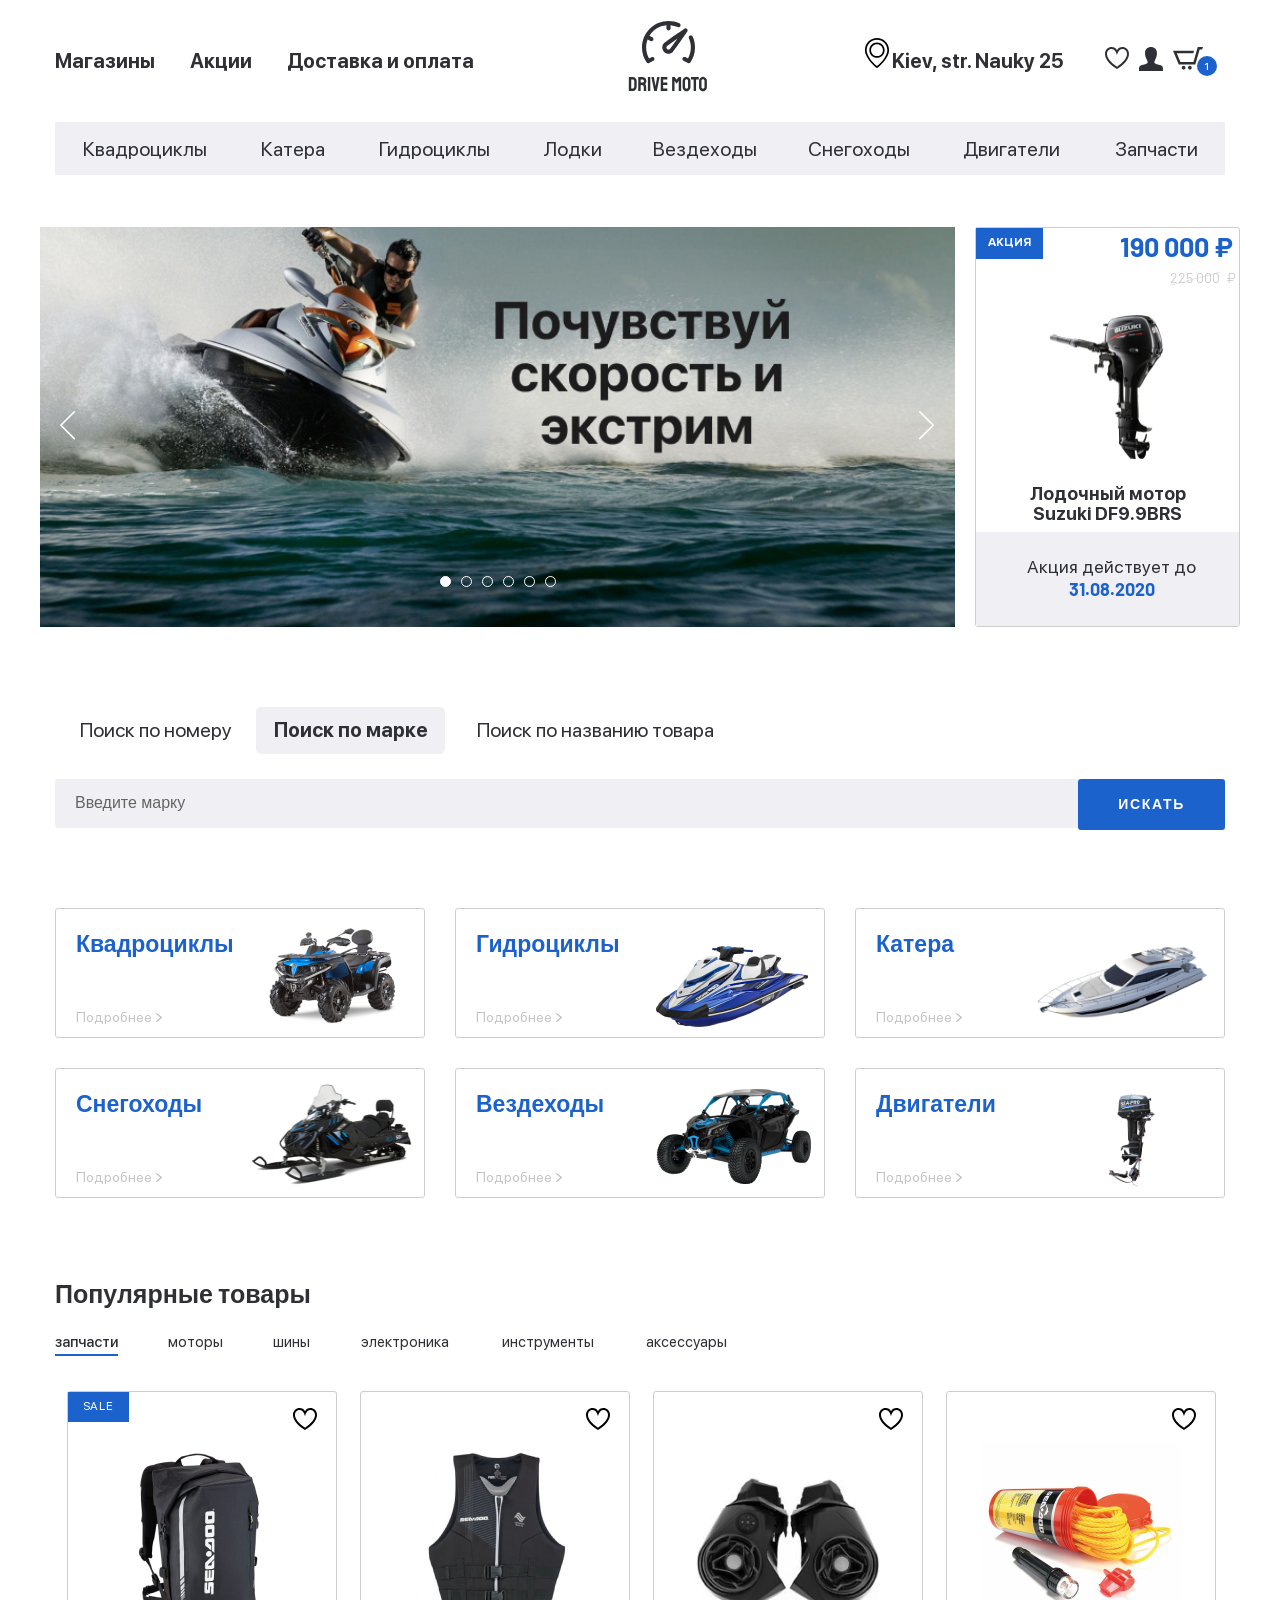
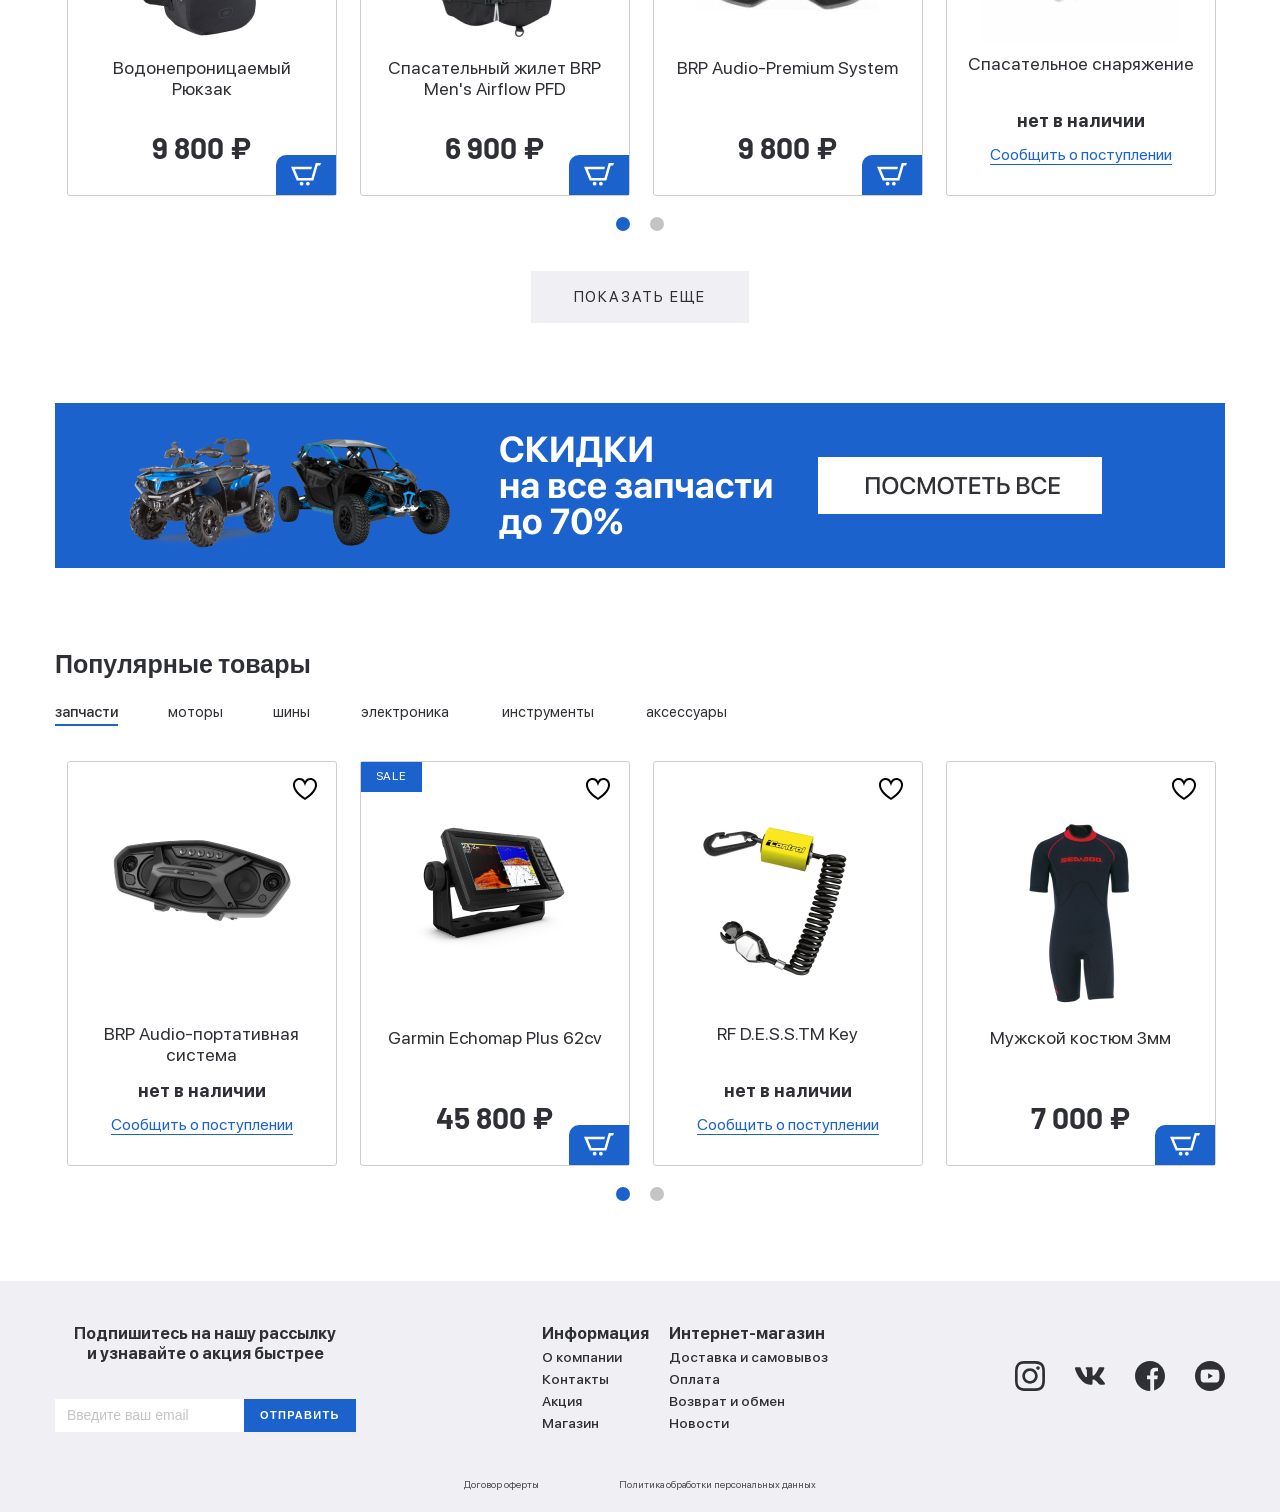
<file: index.html>
<!DOCTYPE html>
<html lang="en">
<head>
  <meta charset="UTF-8">
  <meta name="viewport" content="width=device-width, initial-scale=1.0">
  <meta http-equiv="X-UA-Compatible" content="ie=edge">
  <title>Online store Scooter</title>
  <link rel="stylesheet" href="css/style.min.css">
</head>
<body>
 <header class="header">
    <!-- header header__top -->
    <div class="header__top">
      <div class="container">
        <div class="header__top-inner">
          <!-- nav menu-nav -->
          <nav class="menu-nav">
            <button class="menu__btn" type="button">
              <div class="menu__btn-line"></div>
              <div class="menu__btn-line"></div>
              <div class="menu__btn-line"></div>
            </button>
            <ul class="menu-nav__list">
              <li class="menu-nav__item">
                <a class="menu-nav__link" href="#">Магазины</a>
              </li>

              <li class="menu-nav__item">
                <a class="menu-nav__link" href="#">Акции</a>
              </li>

              <li class="menu-nav__item">
                <a class="menu-nav__link" href="#">Доставка и оплата</a>
              </li>
            </ul>
          </nav>
          <!-- / nav menu-nav -->

          <a class="logo" href="https://mrfrunze.github.io/online-store-gidrotsikly/">
            <img class="logo__img" src="img/logo.svg" alt="logotip">
            <img class="logo__img-mobile" src="img/logo-mobile.svg" alt="logotip">
          </a>

          <!--  header__box -->
          <div class="header__box">
            <p class="header__adress">Kiev,  str. Nauky  25</p>

            <ul class="user-list">
              <li class="user-list__item">
                <a class="user-list__link" href="#">
                  <img src="img/heart.svg" alt="hart">
                </a>
              </li>

              <li class="user-list__item">
                <a class="user-list__link" href="#">
                  <img src="img/user.svg" alt="user">
                </a>
              </li>

              <li class="user-list__item">
                <a class="user-list__link basket" href="#">
                  <img src="img/basket.svg" alt="Cart">
                  <p class="basket__num">1</p>
                </a>
              </li> 
            </ul>

          </div>
          <!-- / header__box -->

        </div>

      </div>
    </div>
    <!-- / header.header__top -->

    <!--  menu-mobile -->
    <div class="menu-mobile">
      <ul class="menu-mobile__list">
        <li class=" menu-mobile__item">
          <a class="menu-mobile__link" href="#">
            <img class="menu-mobile__img" src="img/user-mobile.svg" alt="icon">
            <p>Войти</p>
          </a>
        </li>

        <li class=" menu-mobile__item">
          <a class="menu-mobile__link" href="#">
            <img class="menu-mobile__img" src="img/user-mobile.svg" alt="icon">
            <p>Регистрация</p>
          </a>
        </li>

        <li class=" menu-mobile__item">
          <a class="menu-mobile__link" href="#">
            <img class="menu-mobile__img" src="img/favorite-mobile.svg" alt="icon">
            <p>Избранное</p>
          </a>
        </li>

        <li class=" menu-mobile__item">
          <a class="menu-mobile__link" href="#">
            <img class="menu-mobile__img" src="img/basket.svg" alt="icon">
            <p>Корзина</p>
          </a>
        </li>

        <li class=" menu-mobile__item">
          <a class="menu-mobile__link" href="#">
            <img class="menu-mobile__img" src="img/home.svg" alt="icon">
            <p>Магазины</p>
          </a>
        </li>

        <li class=" menu-mobile__item">
          <a class="menu-mobile__link" href="#">
            <img class="menu-mobile__img" src="img/persent.svg" alt="icon">
            <p>Акции</p>
          </a>
        </li>

        <li class=" menu-mobile__item">
          <a class="menu-mobile__link" href="#">
            <img class="menu-mobile__img" src="img/box.svg" alt="icon">
            <p>Доставка и оплата</p>
          </a>
        </li>

        <li class=" menu-mobile__item">
          <a class="menu-mobile__link" href="#">
            <p>Квадроциклы</p>
          </a>
        </li>

        <li class=" menu-mobile__item">
          <a class="menu-mobile__link" href="#">
            <p>Катера</p>
          </a>
        </li>

        <li class=" menu-mobile__item active">
          <a class="menu-mobile__link" href="https://mrfrunze.github.io/online-store-gidrotsikly/catalog.html">
            <p>Гидроциклы</p>
          </a>
        </li>

        <li class=" menu-mobile__item">
          <a class="menu-mobile__link" href="#">
            <p>Лодки</p>
          </a>
        </li>

        <li class=" menu-mobile__item">
          <a class="menu-mobile__link" href="#">
            <p>Вездеходы</p>
          </a>
        </li>

        <li class=" menu-mobile__item">
          <a class="menu-mobile__link" href="#">
            <p>Снегоходы</p>
          </a>
        </li>

        <li class=" menu-mobile__item">
          <a class="menu-mobile__link" href="#">
            <p>Двигатели</p>
          </a>
        </li>

        <li class=" menu-mobile__item">
          <a class="menu-mobile__link" href="#">
            <p>Запчасти</p>
          </a>
        </li>
      </ul>

      <p class="menu-mobile__adress">Москва,<br>ул. Науки  25</p>
    </div>
    <!-- / menu-mobile -->

    <!--  menu-mobile__line -->
    <div class="menu-mobile__line">
      <ul class="menu-nav__list">
        <li class="menu-nav__item">
          <a class="menu-nav__link" href="#">Магазины</a>
        </li>

        <li class="menu-nav__item">
          <a class="menu-nav__link" href="#">Акции</a>
        </li>

        <li class="menu-nav__item">
          <a class="menu-nav__link" href="#">Доставка и оплата</a>
        </li>
      </ul>
    </div>
    <!-- / menu-mobile__line -->

    <!--  header__bottom -->
    <div class="header__bottom">
      <div class="container">
        <div class="header__bottom-inner">
          <!--  .menu-categories -->
          <ul class="menu-categories">
            <li class="menu-categories__item">
              <a class="menu-categories__link area__link" href="#" aria-label="Квадроциклы"></a>
            </li>

            <li class="menu-categories__item">
              <a class="menu-categories__link area__link" href="#" aria-label="Катера"></a>
            </li>

            <li class="menu-categories__item">
              <a class="menu-categories__link area__link" href="https://mrfrunze.github.io/online-store-gidrotsikly/catalog.html" aria-label="Гидроциклы"></a>
            </li>

            <li class="menu-categories__item">
              <a class="menu-categories__link area__link" href="#" aria-label="Лодки"></a>
            </li>

            <li class="menu-categories__item">
              <a class="menu-categories__link area__link" href="#" aria-label="Вездеходы"></a>
            </li>

            <li class="menu-categories__item">
              <a class="menu-categories__link area__link" href="#" aria-label="Снегоходы"></a>
            </li>

            <li class="menu-categories__item">
              <a class="menu-categories__link area__link" href="#" aria-label="Двигатели"></a>
            </li>

            <li class="menu-categories__item">
              <a class="menu-categories__link area__link" href="#" aria-label="Запчасти"></a>
            </li>
          </ul>
          <!--  .menu-categories -->
        </div>
      </div>
    </div>
    <!--  header__bottom -->
  </header>

  <!--  .banner-section -->
  <section class="banner-section">
    <h2 class="visually-hidden">Баннер с рекламой</h2>
    <div class="container">
      <div class="banner-section__inner">
        <!-- banner-section__slider -->
        <div class="banner-section__slider">
          <a class="banner-section__slider-item" href="#">
            <img class="banner-section__slider-img" src="img/banner-slider.jpg" alt="slider">
          </a>
          <a class="banner-section__slider-item" href="#">
            <img class="banner-section__slider-img" src="img/banner-slider.jpg" alt="slider">
          </a>
          <a class="banner-section__slider-item" href="#">
            <img class="banner-section__slider-img" src="img/banner-slider.jpg" alt="slider">
          </a>          <a class="banner-section__slider-item" href="#">
            <img class="banner-section__slider-img" src="img/banner-slider.jpg" alt="slider">
          </a>
          <a class="banner-section__slider-item" href="#">
            <img class="banner-section__slider-img" src="img/banner-slider.jpg" alt="slider">
          </a>
          <a class="banner-section__slider-item" href="#">
            <img class="banner-section__slider-img" src="img/banner-slider.jpg" alt="slider">
          </a>
        </div>
        <!-- / banner-section__slider -->

        <!--  banner-section__item -->
        <a class="banner-section__item sale-item" href="#">
          <!--  .sale-item-top -->
          <div class="sale-item__top">
            <p class="sale-item__info">акция</p>
            <div class="sale-item__price">
              <p class="sale-item__price-new">190 000 &#x20bd</p>
              <p class="sale-item__price-old">225 000 <span>&#x20bd</span></p>
            </div>
          </div>
          <!-- / .sale-item-top -->
          <img class="sale-item__img" src="img/content/sale-1.png" alt="sale">

          <h5 class="sale-item__title">Лодочный мотор<br>Suzuki DF9.9BRS</h5>

          <p class="sale-item__footer">
            Акция действует до <span>31.08.2020</span>
          </p>

        </a>
        <!-- / banner-section__item -->
      </div>
    </div>
  </section>
  <!-- / banner-section -->
    <section class="search">
    <h2 class="visually-hidden">Поиск на странице</h2>
    <div class="container">
      <div class="search__inner">
        <!--  search__tabs-->
        <div class="search__tabs">
          <a class="search__tabs-item tab " href="#tab-1"  aria-label="Поиск по  номеру"><span></span></a>
          <a class="search__tabs-item tab  tab--active" href="#tab-2" aria-label="Поиск по марке"><span></span></a>
          <a class="search__tabs-item tab " href="#tab-3" aria-label="Поиск по названию товара"><span></span></a>
        </div>
        <!-- / search__tabs-->

        <!--  search__content-->
        <div class="search__content">
          <div class="search__content-item tabs-content " id="tab-1">
            <form class="search__content-form" action="#">
              <input class="search__content-input" type="text" placeholder="Введите номер">
              <button class="search__content-btn" type="submit">искать</button>
            </form>
          </div>
          <div class="search__content-item tabs-content tabs-content--active" id="tab-2">
            <form class="search__content-form" action="#">
              <input class="search__content-input" type="text" placeholder="Введите марку">
              <button class="search__content-btn" type="submit">искать</button>
            </form>
          </div>
          <div class="search__content-item tabs-content " id="tab-3">
            <form class="search__content-form" action="#">
              <input class="search__content-input" type="text" placeholder="Введите название товара">
              <button class="search__content-btn" type="submit">искать</button>
            </form>
          </div>
        </div>
        <!-- / search__content-->
      </div>
    </div>
  </section>
    <section class="categories">
    <h2 class="visually-hidden">Категории товаров</h2>
    <div class="container">
      <!--  categories__inner -->
      <div class="categories__inner">
        <a class="categories__item" href="#">
          <div class="categories__item-info">
            <h4 class="categories__item-title">Квадроциклы</h4>
            <p class="categories__item-text">Подробнее</p>
          </div>
          
          <div class="categories__item-imgwrapper">
            <img class="categories__item-img" src="img/categories-1.png" alt="">
          </div>
        </a>

        <a class="categories__item" href="https://mrfrunze.github.io/online-store-gidrotsikly/catalog.html">
          <div class="categories__item-info">
            <h4 class="categories__item-title">Гидроциклы</h4>
            <p class="categories__item-text">Подробнее</p>
          </div>
          
          <div class="categories__item-imgwrapper">
            <img class="categories__item-img" src="img/categories-2.png" alt="">
          </div>
        </a>

        <a class="categories__item" href="#">
          <div class="categories__item-info">
            <h4 class="categories__item-title">Катера</h4>
            <p class="categories__item-text">Подробнее</p>
          </div>
          
          <div class="categories__item-imgwrapper">
            <img class="categories__item-img" src="img/categories-3.png" alt="">
          </div>
        </a>

        <a class="categories__item" href="#">
          <div class="categories__item-info">
            <h4 class="categories__item-title">Снегоходы</h4>
            <p class="categories__item-text">Подробнее</p>
          </div>
          
          <div class="categories__item-imgwrapper">
            <img class="categories__item-img" src="img/categories-4.png" alt="">
          </div>
        </a>

        <a class="categories__item" href="#">
          <div class="categories__item-info">
            <h4 class="categories__item-title">Вездеходы</h4>
            <p class="categories__item-text">Подробнее</p>
          </div>
          
          <div class="categories__item-imgwrapper">
            <img class="categories__item-img" src="img/categories-5.png" alt="">
          </div>
        </a>

        <a class="categories__item" href="#">
          <div class="categories__item-info">
            <h4 class="categories__item-title">Двигатели</h4>
            <p class="categories__item-text">Подробнее</p>
          </div>
          
          <div class="categories__item-imgwrapper">
            <img class="categories__item-img categories__item-img--diesel" src="img/categories-6.png" alt="">
          </div>
        </a>
      </div>
      <!-- / .categories__inner-->

    </div>
  </section>
  <section class="products">
  <div class="container">
    
    <div class="products__inner">
      <h2 class="products-title section__title">Популярные товары</h2>

      <div class="tabs-wrapper">
        <!-- products__tabs -->
        <div class="product__tabs tabs">
          <div class="product__tab tab tab--active" data-area="#product-tab-1">
            <a class="product__tab-link area__link" href="#product-tab-1" aria-label="запчасти"></a>
          </div>

          <div class="product__tab tab" data-area="#product-tab-2">
            <a class="product__tab-link area__link" href="#product-tab-2" aria-label="моторы"></a>
          </div>

          <div class="product__tab tab" data-area="#product-tab-3">
            <a class="product__tab-link area__link" href="#product-tab-3" aria-label="шины"></a>
          </div>

          <div class="product__tab tab" data-area="#product-tab-4">
            <a class="product__tab-link area__link" href="#product-tab-4" aria-label="электроника"></a>
          </div>

          <div class="product__tab tab" data-area="#product-tab-5">
            <a class="product__tab-link area__link" href="#product-tab-5" aria-label="инструменты"></a>
          </div>

          <div class="product__tab tab" data-area="#product-tab-6">
            <a class="product__tab-link area__link" href="#product-tab-6" aria-label="аксессуары"></a>
          </div>
        </div>
        <!-- / products__tabs -->
        
        <!-- products__container -->
        <div class="products__container tabs-container ">
          <!-- products-content -->
          <div class="products-content tabs-content tabs-content--active" id="product-tab-1">
            <div class="products-slider">
              <!-- products-slider__item -->
              <div class="products-slider__item">
                <div class="products-item__wrapper">
                  <button class="products-item__favorite"></button>

                  <a class="products-item products-item--sale" href="#">
                    <div class="products-item__img">
                      <img src="img/content/products-1.png" alt="product">
                    </div>
                    <h3 class="products-item__title">Водонепроницаемый Рюкзак</h3>
                    
                    <p class="price products-item__price">9 800 &#x20bd</p>
                    <p class="products-item__hover-text">посмотреть товар</p>
                    <p class="products-item__notify-text">нет в наличии</p>
                    <a class="products-item__notify-link" href="#">Сообщить о поступлении</a>
                  </a>

                  <button class="products-item__basket">
                    <img src="img/basket-white.svg" alt="basket">
                  </button>
                </div>
              </div>
              <!-- / products-slider__item -->
              
              <!-- products-slider__item -->
              <div class="products-slider__item">
                <div class="products-item__wrapper">
                  <button class="products-item__favorite"></button>

                  <a class="products-item" href="#">
                    <div class="products-item__img">
                      <img src="img/content/product-2.png" alt="product">
                    </div>
                    <h3 class="products-item__title">Спасательный жилет BRP Men's Airflow PFD
                    </h3>
                    
                    <p class="price products-item__price">6 900 &#x20bd</p>
                    <p class="products-item__hover-text">посмотреть товар</p>
                    <p class="products-item__notify-text">нет в наличии</p>
                    <a class="products-item__notify-link" href="#">Сообщить о поступлении</a>
                  </a>

                  <button class="products-item__basket">
                    <img src="img/basket-white.svg" alt="basket">
                  </button>
                </div>
              </div>
              <!-- / products-slider__item -->

              <!-- products-slider__item -->
              <div class="products-slider__item">
                <div class="products-item__wrapper">
                  <button class="products-item__favorite"></button>

                  <a class="products-item" href="#">
                    <div class="products-item__img">
                      <img src="img/content/product-3.png" alt="product">
                    </div>
                    <h3 class="products-item__title">BRP Audio-Premium System</h3>
                    
                    <p class="price products-item__price">9 800 &#x20bd</p>
                    <p class="products-item__hover-text">посмотреть товар</p>
                    <p class="products-item__notify-text">нет в наличии</p>
                    <a class="products-item__notify-link" href="#">Сообщить о поступлении</a>
                  </a>

                  <button class="products-item__basket">
                    <img src="img/basket-white.svg" alt="basket">
                  </button>
                </div>
              </div>
              <!-- / .products-slider__item -->

              <!-- products-slider__item -->
              <div class="products-slider__item">
                <div class="products-item__wrapper products-item__not-available">
                  <button class="products-item__favorite"></button>

                  <a class="products-item" href="#">
                    <div class="products-item__img">
                      <img src="img/content/product-4.png" alt="product">
                    </div>
                    <h3 class="products-item__title">Спасательное снаряжение</h3>
                    
                    <p class="price products-item__price">9 800 &#x20bd</p>
                    <p class="products-item__hover-text">посмотреть товар</p>
                    <p class="products-item__notify-text">нет в наличии</p>
                    <a class="products-item__notify-link" href="#">Сообщить о поступлении</a>
                  </a>

                  <button class="products-item__basket">
                    <img src="img/basket-white.svg" alt="basket">
                  </button>
                </div>
              </div>
              <!-- / products-slider__item -->

              <!--  products-slider__item -->
              <div class="products-slider__item">
                <div class="products-item__wrapper products-item__not-available">
                  <button class="products-item__favorite"></button>

                  <a class="products-item" href="#">
                    <div class="products-item__img">
                      <img src="img/content/products-1.png" alt="product">
                    </div>
                    <h3 class="products-item__title">Водонепроницаемый Рюкзак</h3>
                    
                    <p class="price products-item__price">9 800 &#x20bd</p>
                    <p class="products-item__hover-text">посмотреть товар</p>
                    <p class="products-item__notify-text">нет в наличии</p>
                    <a class="products-item__notify-link" href="#">Сообщить о поступлении</a>
                  </a>

                  <button class="products-item__basket">
                    <img src="img/basket-white.svg" alt="basket">
                  </button>
                </div>
              </div>
              <!-- / .products-slider__item -->

              <!--  .products-slider__item -->
              <div class="products-slider__item">
                <div class="products-item__wrapper">
                  <button class="products-item__favorite"></button>

                  <a class="products-item" href="#">
                    <div class="products-item__img">
                      <img src="img/content/products-1.png" alt="product">
                    </div>
                    <h3 class="products-item__title">Водонепроницаемый Рюкзак</h3>
                    
                    <p class="price products-item__price">9 800 &#x20bd</p>
                    <p class="products-item__hover-text">посмотреть товар</p>
                    <p class="products-item__notify-text">нет в наличии</p>
                    <a class="products-item__notify-link" href="#">Сообщить о поступлении</a>
                  </a>

                  <button class="products-item__basket">
                    <img src="img/basket-white.svg" alt="basket">
                  </button>
                </div>
              </div>
              <!-- / .products-slider__item -->

              <!--  .products-slider__item -->
              <div class="products-slider__item">
                <div class="products-item__wrapper">
                  <button class="products-item__favorite"></button>

                  <a class="products-item" href="#">
                    <div class="products-item__img">
                      <img src="img/content/products-1.png" alt="product">
                    </div>
                    <h3 class="products-item__title">Водонепроницаемый Рюкзак</h3>
                    
                    <p class="price products-item__price">9 800 &#x20bd</p>
                    <p class="products-item__hover-text">посмотреть товар</p>
                    <p class="products-item__notify-text">нет в наличии</p>
                    <a class="products-item__notify-link" href="#">Сообщить о поступлении</a>
                  </a>

                  <button class="products-item__basket">
                    <img src="img/basket-white.svg" alt="basket">
                  </button>
                </div>
              </div>
            </div>
          </div>
          <!-- / products-content -->

          <!-- products-content -->
          <div class="products-content tabs-content" id="product-tab-2">
            slider-2
          </div>
          <!-- / products-content -->

          <!-- products-content -->
          <div class="products-content tabs-content" id="product-tab-3">
            slider-3
          </div>
          <!-- / products-content -->

          <!--  products-content -->
          <div class="products-content tabs-content" id="product-tab-4">
            slider-4
          </div>
          <!-- / .products-content -->

          <!--  .products-content -->
          <div class="products-content tabs-content" id="product-tab-5">
            slider-5
          </div>
          <!-- / .products-content -->

          <!--  .products-content -->
          <div class="products-content tabs-content" id="product-tab-6">
            slider-6
          </div>
        </div>
        <!-- / .products__container -->
      </div>
      <a class="products__item-more" href="#">Показать еще</a>
      <!-- / .tabs-wrapper -->
    </div>
    <!-- / products__inner -->
  </div>
</section>

<!-- <div class="tabs-wrapper">
  <div class="tabs">
    <a class="tab tab--active" href="#"></a>
  </div>

  <div class="tabs-container">
    <div class="tabs-content">

    </div>
  </div>
</div> -->


    <section class="banner">
    <div class="container">
      <a class="banner__link" href="#">
        <img class="banner__img" src="img/content/banner.jpg" alt="banner">
        <img class="banner__img banner__img-mobile" src="img/content/banner-mobile.jpg" alt="banner">
      </a>
    </div>
  </section>
    <section class="products products-popular">
    <div class="container">
      
      <div class="products__inner">
        <h2 class="products-title section__title">Популярные товары</h2>

        <div class="tabs-wrapper">
          <!--  products__tabs -->
          <div class="product__tabs tabs">
            <div class="product__tab tab tab--active" data-area="#popular-tab-1">
              <a class="product__tab-link area__link" href="#popular-tab-1" aria-label="запчасти"></a>
            </div>

            <div class="product__tab tab" data-area="#popular-tab-2">
              <a class="product__tab-link area__link" href="#popular-tab-2" aria-label="моторы"></a>
            </div>

            <div class="product__tab tab" data-area="#popular-tab-3">
              <a class="product__tab-link area__link" href="#popular-tab-3" aria-label="шины"></a>
            </div>

            <div class="product__tab tab" data-area="#popular-tab-4">
              <a class="product__tab-link area__link" href="#popular-tab-4" aria-label="электроника"></a>
            </div>

            <div class="product__tab tab" data-area="#popular-tab-5">
              <a class="product__tab-link area__link" href="#popular-tab-5" aria-label="инструменты"></a>
            </div>

            <div class="product__tab tab" data-area="#popular-tab-6">
              <a class="product__tab-link area__link" href="#popular-tab-6" aria-label="аксессуары"></a>
            </div>
          </div>
          <!-- / products__tabs -->
          
          <!--  products__container -->
          <div class="products__container tabs-container ">
            <!--  .products-content -->
            <div class="products-content tabs-content tabs-content--active" id="popular-tab-1">
              <div class="products-slider">
                <!--  .products-slider__item -->
                <div class="products-slider__item ">
                  <div class="products-item__wrapper products-item__not-available">
                    <button class="products-item__favorite"></button>

                    <a class="products-item products-item--sale" href="#">
                      <div class="products-item__img">
                        <img src="img/content/products__popular-1.png" alt="product">
                      </div>
                      <h3 class="products-item__title">BRP Audio-портативная система</h3>
                      
                      <p class="price products-item__price">9 800 &#x20bd</p>
                      <p class="products-item__hover-text">посмотреть товар</p>
                      <p class="products-item__notify-text">нет в наличии</p>
                      <a class="products-item__notify-link" href="#">Сообщить о поступлении</a>
                    </a>

                    <button class="products-item__basket">
                      <img src="img/basket-white.svg" alt="basket">
                    </button>
                  </div>
                </div>
                <!-- / .products-slider__item -->
                
                <!--  .products-slider__item -->
                <div class="products-slider__item ">
                  <div class="products-item__wrapper">
                    <button class="products-item__favorite"></button>

                    <a class="products-item products-item--sale" href="#">
                      <div class="products-item__img">
                        <img src="img/content/products__popular-2.png" alt="product">
                      </div>
                      <h3 class="products-item__title">Garmin Echomap Plus 62cv</h3>
                      
                      <p class="price products-item__price">45 800 &#x20bd</p>
                      <p class="products-item__hover-text">посмотреть товар</p>
                      <p class="products-item__notify-text">нет в наличии</p>
                      <a class="products-item__notify-link" href="#">Сообщить о поступлении</a>
                    </a>

                    <button class="products-item__basket">
                      <img src="img/basket-white.svg" alt="basket">
                    </button>
                  </div>
                </div>
                <!-- / .products-slider__item -->

                <!--  .products-slider__item -->
                <div class="products-slider__item">
                  <div class="products-item__wrapper products-item__not-available">
                    <button class="products-item__favorite"></button>

                    <a class="products-item" href="#">
                      <div class="products-item__img">
                        <img src="img/content/products__popular-3.png" alt="product">
                      </div>
                      <h3 class="products-item__title">RF D.E.S.S.TM Key</h3>
                      
                      <p class="price products-item__price">9 800 &#x20bd</p>
                      <p class="products-item__hover-text">посмотреть товар</p>
                      <p class="products-item__notify-text">нет в наличии</p>
                      <a class="products-item__notify-link" href="#">Сообщить о поступлении</a>
                    </a>

                    <button class="products-item__basket">
                      <img src="img/basket-white.svg" alt="basket">
                    </button>
                  </div>
                </div>
                <!-- / .products-slider__item -->

                <!--  .products-slider__item -->
                <div class="products-slider__item">
                  <div class="products-item__wrapper">
                    <button class="products-item__favorite"></button>

                    <a class="products-item" href="#">
                      <div class="products-item__img">
                        <img src="img/content/products__popular-4.png" alt="product">
                      </div>
                      <h3 class="products-item__title">Мужской костюм 3мм</h3>
                      
                      <p class="price products-item__price">7 000 &#x20bd</p>
                      <p class="products-item__hover-text">посмотреть товар</p>
                      <p class="products-item__notify-text">нет в наличии</p>
                      <a class="products-item__notify-link" href="#">Сообщить о поступлении</a>
                    </a>

                    <button class="products-item__basket">
                      <img src="img/basket-white.svg" alt="basket">
                    </button>
                  </div>
                </div>
                <!-- / .products-slider__item -->

                <!--  .products-slider__item -->
                <div class="products-slider__item">
                  <div class="products-item__wrapper products-item__not-available">
                    <button class="products-item__favorite"></button>

                    <a class="products-item" href="#">
                      <div class="products-item__img">
                        <img src="img/content/products-1.png" alt="product">
                      </div>
                      <h3 class="products-item__title">Водонепроницаемый Рюкзак</h3>
                      
                      <p class="price products-item__price">9 800 &#x20bd</p>
                      <p class="products-item__hover-text">посмотреть товар</p>
                      <p class="products-item__notify-text">нет в наличии</p>
                      <a class="products-item__notify-link" href="#">Сообщить о поступлении</a>
                    </a>

                    <button class="products-item__basket">
                      <img src="img/basket-white.svg" alt="basket">
                    </button>
                  </div>
                </div>
                <!-- / .products-slider__item -->

                <!--  .products-slider__item -->
                <div class="products-slider__item">
                  <div class="products-item__wrapper">
                    <button class="products-item__favorite"></button>

                    <a class="products-item" href="#">
                      <div class="products-item__img">
                        <img src="img/content/products-1.png" alt="product">
                      </div>
                      <h3 class="products-item__title">Водонепроницаемый Рюкзак</h3>
                      
                      <p class="price products-item__price">9 800 &#x20bd</p>
                      <p class="products-item__hover-text">посмотреть товар</p>
                      <p class="products-item__notify-text">нет в наличии</p>
                      <a class="products-item__notify-link" href="#">Сообщить о поступлении</a>
                    </a>

                    <button class="products-item__basket">
                      <img src="img/basket-white.svg" alt="basket">
                    </button>
                  </div>
                </div>
                <!-- / .products-slider__item -->

                <!--  .products-slider__item -->
                <div class="products-slider__item">
                  <div class="products-item__wrapper">
                    <button class="products-item__favorite"></button>

                    <a class="products-item" href="#">
                      <div class="products-item__img">
                        <img src="img/content/products-1.png" alt="product">
                      </div>
                      <h3 class="products-item__title">Водонепроницаемый Рюкзак</h3>
                      
                      <p class="price products-item__price">9 800 &#x20bd</p>
                      <p class="products-item__hover-text">посмотреть товар</p>
                      <p class="products-item__notify-text">нет в наличии</p>
                      <a class="products-item__notify-link" href="#">Сообщить о поступлении</a>
                    </a>

                    <button class="products-item__basket">
                      <img src="img/basket-white.svg" alt="basket">
                    </button>
                  </div>
                </div>
              </div>
            </div>
            <!-- / .products-content -->

            <!--  .products-content -->
            <div class="products-content tabs-content" id="popular-tab-2">
              slider-2
            </div>
            <!-- / .products-content -->

            <!--  .products-content -->
            <div class="products-content tabs-content" id="popular-tab-3">
              slider-3
            </div>
            <!-- / .products-content -->

            <!--  .products-content -->
            <div class="products-content tabs-content" id="popular-tab-4">
              slider-4
            </div>
            <!-- / .products-content -->

            <!--  .products-content -->
            <div class="products-content tabs-content" id="popular-tab-5">
              slider-5
            </div>
            <!-- / .products-content -->

            <!--  .products-content -->
            <div class="products-content tabs-content" id="popular-tab-6">
              slider-6
            </div>
          </div>
          <!-- / .products__container -->
        </div>
        <!-- / .tabs-wrapper -->
      </div>
      <!-- / products__inner -->
    </div>
  </section>
  
    <footer class="footer">
    <div class="container">
      <h2 class="visually-hidden">Подвал сайта</h2>
      <!--  footer__top-->
      <div class="footer__top">
        <div class="footer__top-inner">
          <div class="footer__top-item footer__top-item--newsletter">
            <h3 class="footer__top-title">Подпишитесь на нашу рассылку<br> и узнавайте о акция быстрее</h3>
            
            <form class="footer-form" action="#">
              <input class="footer-input" type="text" placeholder="Введите ваш email">
              <button class="footer-btn" type="submit">отправить</button>
            </form>
          </div>

          <div class="footer__top-itemmenu">
            <div class="footer__top-item footer__top-item--info">
              <h3 class="footer__top-title">Информация</h3>
              <ul class="footer__list">
                <li class="footer__list-item">
                  <a href="#">О компании</a>
                </li>
                <li class="footer__list-item">
                  <a href="#">Контакты</a>
                </li>
                <li class="footer__list-item">
                  <a href="#">Акция</a>
                </li>
                <li class="footer__list-item">
                  <a href="#">Магазин</a>
                </li>
              </ul>
            </div>
            <div class="footer__top-item footer__top-item--shop">
              <h3 class="footer__top-title">Интернет-магазин</h3>
              <ul class="footer__list">
                <li class="footer__list-item">
                  <a href="#">Доставка и самовывоз</a>
                </li>
                <li class="footer__list-item">
                  <a href="#">Оплата</a>
                </li>
                <li class="footer__list-item">
                  <a href="#">Возврат и обмен</a>
                </li>
                <li class="footer__list-item">
                  <a href="#">Новости</a>
                </li>
              </ul>
            </div>
          </div>

          <div class="footer__top-item footer__top-item--social">
            <ul class="social-list">
              <li class="social-list__item">
                <a href="#">
                  <img src="img/instagram.svg" alt="instagram">
                </a>
              </li>
              <li class="social-list__item">
                <a href="#">
                  <img src="img/vkontakte.svg" alt="vkontakte">
                </a>
              </li>
              <li class="social-list__item">
                <a href="#">
                  <img src="img/facebook.svg" alt="facebook">
                </a>
              </li>
              <li class="social-list__item">
                <a href="#">
                  <img src="img/youtube.svg" alt="youtube">
                </a>
              </li>
            </ul>
          </div>
        </div>
      </div>
      <!-- / footer__top-->

      <!--  footer__top-->
      <div class="footer__bottom">
        <a class="footer__bottom-link" href="#">Договор оферты</a>
        <a class="footer__bottom-link" href="#">Политика обработки персональных данных</a>
      </div>
      <!-- / footer__top-->
    </div>
  </footer>
  <script src="js/app.min.js"></script>
</body>
</html>
</file>
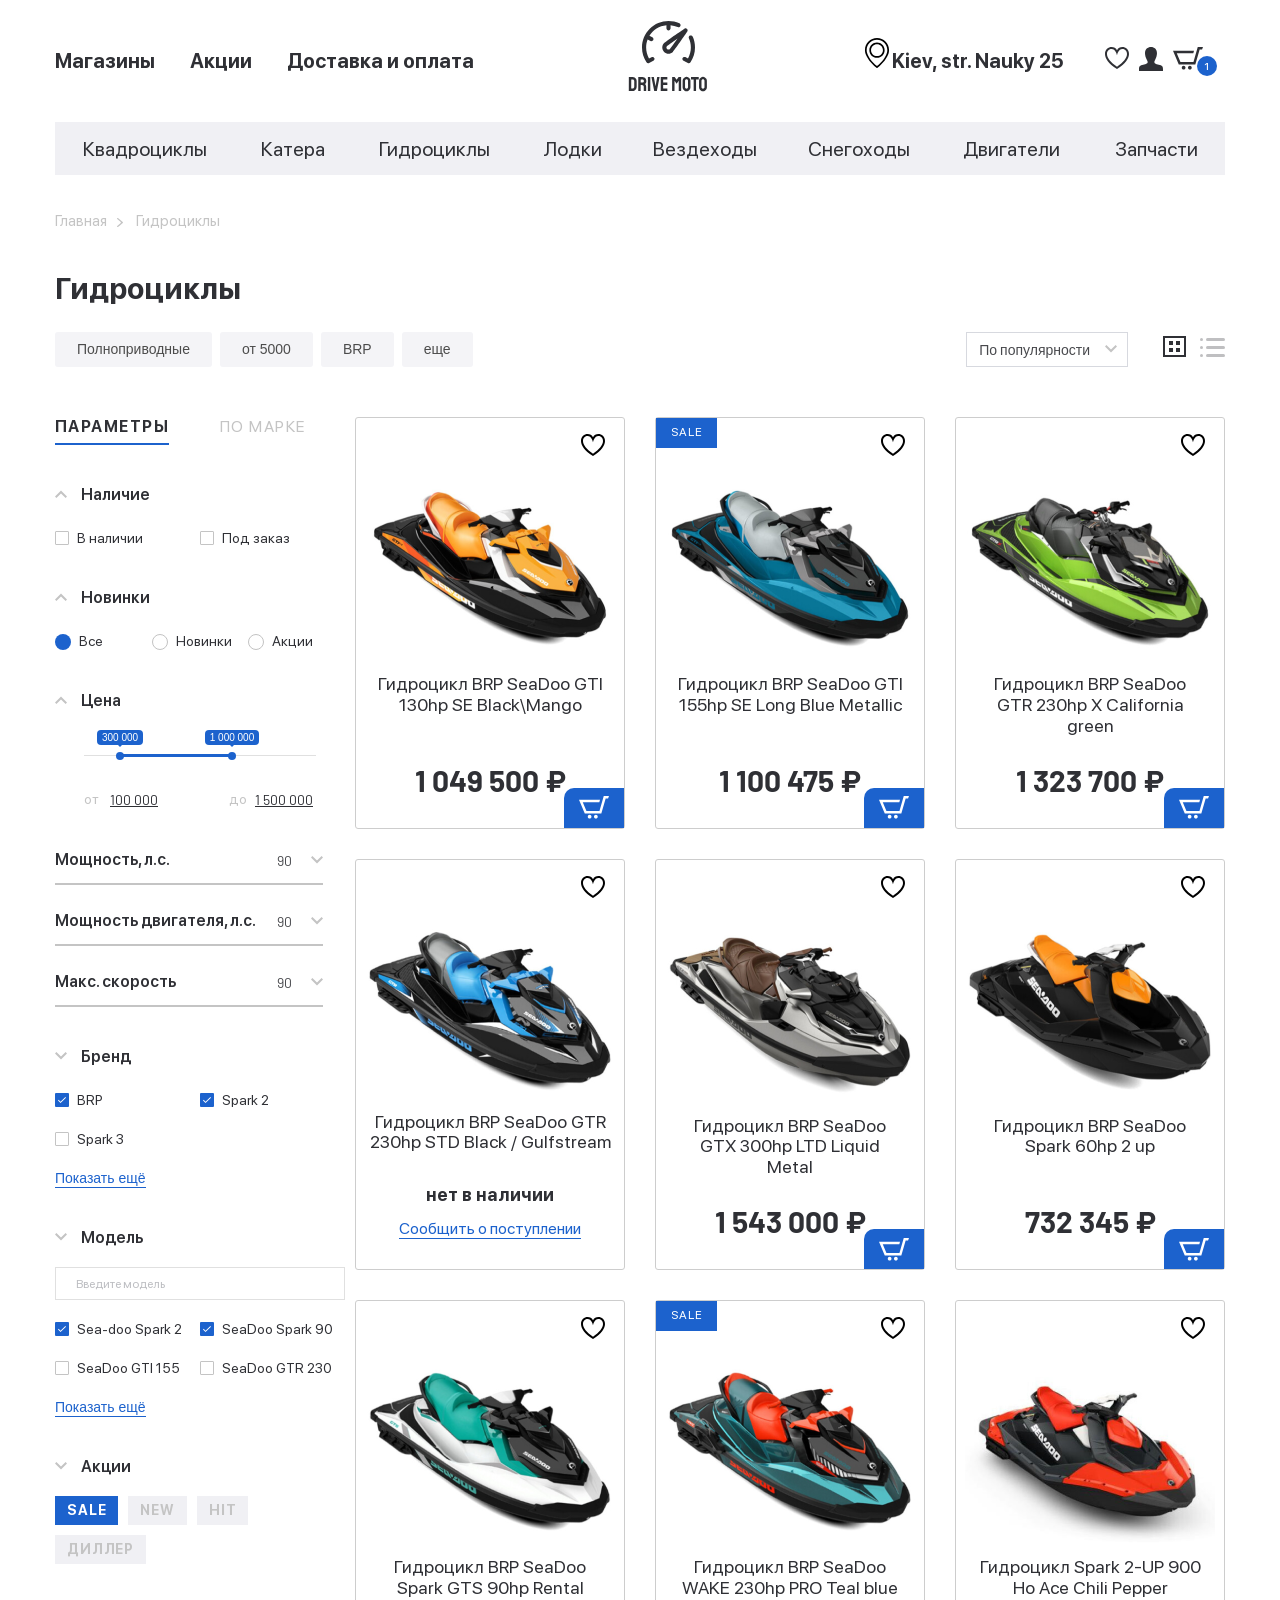
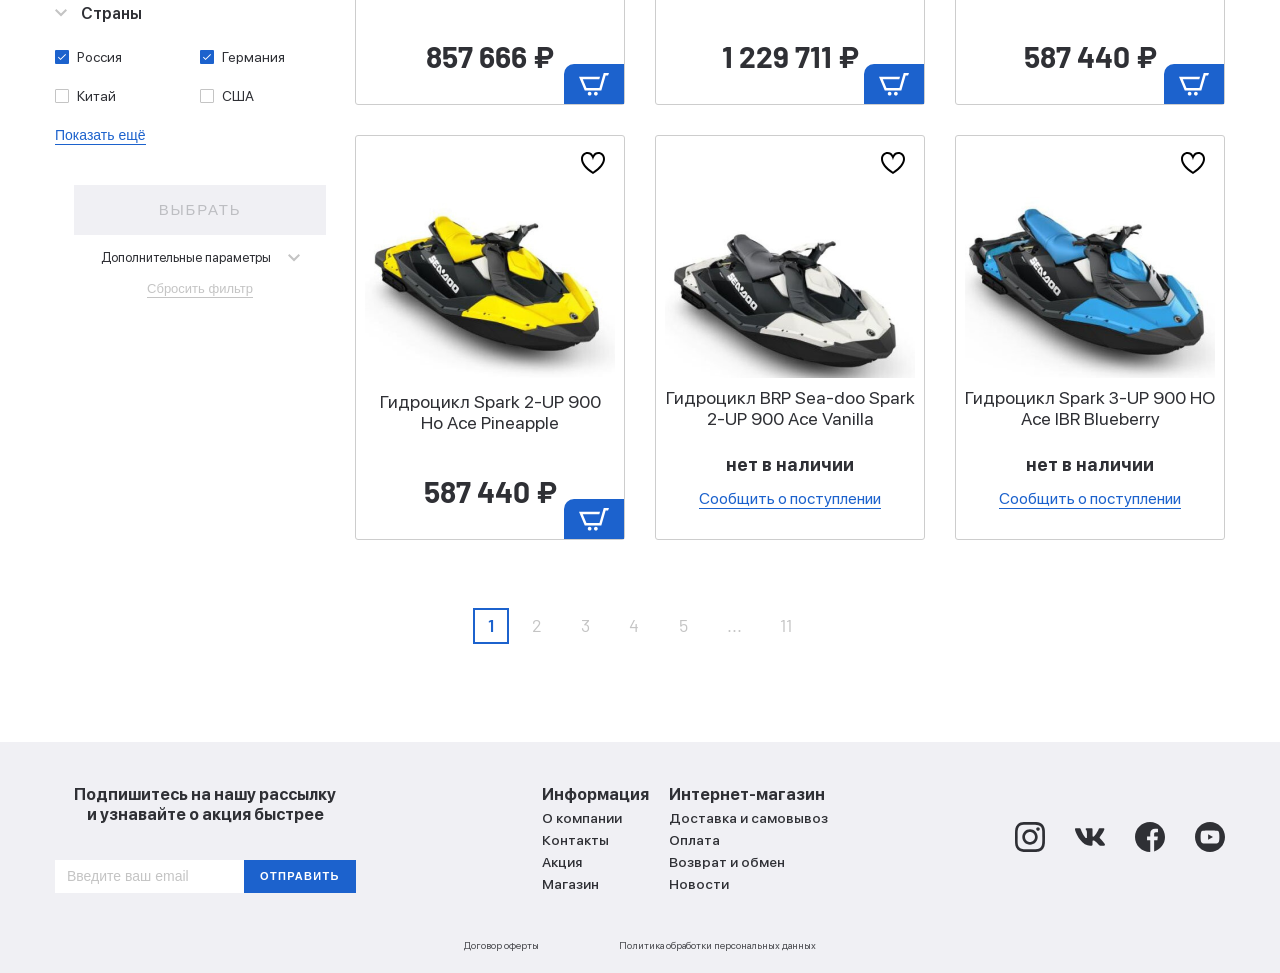
<file: catalog.html>
<!DOCTYPE html>
<html lang="en">
<head>
  <meta charset="UTF-8">
  <meta name="viewport" content="width=device-width, initial-scale=1.0">
  <meta http-equiv="X-UA-Compatible" content="ie=edge">
  <title>Online store scooter Category</title>
  <link rel="stylesheet" href="css/style.min.css">
</head>
<body>
 <header class="header">
    <!-- header header__top -->
    <div class="header__top">
      <div class="container">
        <div class="header__top-inner">
          <!-- nav menu-nav -->
          <nav class="menu-nav">
            <button class="menu__btn" type="button">
              <div class="menu__btn-line"></div>
              <div class="menu__btn-line"></div>
              <div class="menu__btn-line"></div>
            </button>
            <ul class="menu-nav__list">
              <li class="menu-nav__item">
                <a class="menu-nav__link" href="#">Магазины</a>
              </li>

              <li class="menu-nav__item">
                <a class="menu-nav__link" href="#">Акции</a>
              </li>

              <li class="menu-nav__item">
                <a class="menu-nav__link" href="#">Доставка и оплата</a>
              </li>
            </ul>
          </nav>
          <!-- / nav menu-nav -->

          <a class="logo" href="https://mrfrunze.github.io/online-store-gidrotsikly/">
            <img class="logo__img" src="img/logo.svg" alt="logotip">
            <img class="logo__img-mobile" src="img/logo-mobile.svg" alt="logotip">
          </a>

          <!--  header__box -->
          <div class="header__box">
            <p class="header__adress">Kiev,  str. Nauky  25</p>

            <ul class="user-list">
              <li class="user-list__item">
                <a class="user-list__link" href="#">
                  <img src="img/heart.svg" alt="hart">
                </a>
              </li>

              <li class="user-list__item">
                <a class="user-list__link" href="#">
                  <img src="img/user.svg" alt="user">
                </a>
              </li>

              <li class="user-list__item">
                <a class="user-list__link basket" href="#">
                  <img src="img/basket.svg" alt="Cart">
                  <p class="basket__num">1</p>
                </a>
              </li> 
            </ul>

          </div>
          <!-- / header__box -->

        </div>

      </div>
    </div>
    <!-- / header.header__top -->

    <!--  menu-mobile -->
    <div class="menu-mobile">
      <ul class="menu-mobile__list">
        <li class=" menu-mobile__item">
          <a class="menu-mobile__link" href="#">
            <img class="menu-mobile__img" src="img/user-mobile.svg" alt="icon">
            <p>Войти</p>
          </a>
        </li>

        <li class=" menu-mobile__item">
          <a class="menu-mobile__link" href="#">
            <img class="menu-mobile__img" src="img/user-mobile.svg" alt="icon">
            <p>Регистрация</p>
          </a>
        </li>

        <li class=" menu-mobile__item">
          <a class="menu-mobile__link" href="#">
            <img class="menu-mobile__img" src="img/favorite-mobile.svg" alt="icon">
            <p>Избранное</p>
          </a>
        </li>

        <li class=" menu-mobile__item">
          <a class="menu-mobile__link" href="#">
            <img class="menu-mobile__img" src="img/basket.svg" alt="icon">
            <p>Корзина</p>
          </a>
        </li>

        <li class=" menu-mobile__item">
          <a class="menu-mobile__link" href="#">
            <img class="menu-mobile__img" src="img/home.svg" alt="icon">
            <p>Магазины</p>
          </a>
        </li>

        <li class=" menu-mobile__item">
          <a class="menu-mobile__link" href="#">
            <img class="menu-mobile__img" src="img/persent.svg" alt="icon">
            <p>Акции</p>
          </a>
        </li>

        <li class=" menu-mobile__item">
          <a class="menu-mobile__link" href="#">
            <img class="menu-mobile__img" src="img/box.svg" alt="icon">
            <p>Доставка и оплата</p>
          </a>
        </li>

        <li class=" menu-mobile__item">
          <a class="menu-mobile__link" href="#">
            <p>Квадроциклы</p>
          </a>
        </li>

        <li class=" menu-mobile__item">
          <a class="menu-mobile__link" href="#">
            <p>Катера</p>
          </a>
        </li>

        <li class=" menu-mobile__item active">
          <a class="menu-mobile__link" href="https://mrfrunze.github.io/online-store-gidrotsikly/catalog.html">
            <p>Гидроциклы</p>
          </a>
        </li>

        <li class=" menu-mobile__item">
          <a class="menu-mobile__link" href="#">
            <p>Лодки</p>
          </a>
        </li>

        <li class=" menu-mobile__item">
          <a class="menu-mobile__link" href="#">
            <p>Вездеходы</p>
          </a>
        </li>

        <li class=" menu-mobile__item">
          <a class="menu-mobile__link" href="#">
            <p>Снегоходы</p>
          </a>
        </li>

        <li class=" menu-mobile__item">
          <a class="menu-mobile__link" href="#">
            <p>Двигатели</p>
          </a>
        </li>

        <li class=" menu-mobile__item">
          <a class="menu-mobile__link" href="#">
            <p>Запчасти</p>
          </a>
        </li>
      </ul>

      <p class="menu-mobile__adress">Москва,<br>ул. Науки  25</p>
    </div>
    <!-- / menu-mobile -->

    <!--  menu-mobile__line -->
    <div class="menu-mobile__line">
      <ul class="menu-nav__list">
        <li class="menu-nav__item">
          <a class="menu-nav__link" href="#">Магазины</a>
        </li>

        <li class="menu-nav__item">
          <a class="menu-nav__link" href="#">Акции</a>
        </li>

        <li class="menu-nav__item">
          <a class="menu-nav__link" href="#">Доставка и оплата</a>
        </li>
      </ul>
    </div>
    <!-- / menu-mobile__line -->

    <!--  header__bottom -->
    <div class="header__bottom">
      <div class="container">
        <div class="header__bottom-inner">
          <!--  .menu-categories -->
          <ul class="menu-categories">
            <li class="menu-categories__item">
              <a class="menu-categories__link area__link" href="#" aria-label="Квадроциклы"></a>
            </li>

            <li class="menu-categories__item">
              <a class="menu-categories__link area__link" href="#" aria-label="Катера"></a>
            </li>

            <li class="menu-categories__item">
              <a class="menu-categories__link area__link" href="https://mrfrunze.github.io/online-store-gidrotsikly/catalog.html" aria-label="Гидроциклы"></a>
            </li>

            <li class="menu-categories__item">
              <a class="menu-categories__link area__link" href="#" aria-label="Лодки"></a>
            </li>

            <li class="menu-categories__item">
              <a class="menu-categories__link area__link" href="#" aria-label="Вездеходы"></a>
            </li>

            <li class="menu-categories__item">
              <a class="menu-categories__link area__link" href="#" aria-label="Снегоходы"></a>
            </li>

            <li class="menu-categories__item">
              <a class="menu-categories__link area__link" href="#" aria-label="Двигатели"></a>
            </li>

            <li class="menu-categories__item">
              <a class="menu-categories__link area__link" href="#" aria-label="Запчасти"></a>
            </li>
          </ul>
          <!--  .menu-categories -->
        </div>
      </div>
    </div>
    <!--  header__bottom -->
  </header>
  
  <div class="breadcrumbs">
  <div class="container">
    <ul class="breadcrumbs__list">
      <li class="breadcrumbs__list-item">
        <a href="#">Главная</a>
      </li>
      <li class="breadcrumbs__list-item">
        <span>Гидроциклы</span>
      </li>
    </ul>
  </div>
</div>  
    <section class="catalog">
    <div class="container">
      <h2 class="catalog__title">Гидроциклы</h2>
      <!--  catalog__filter-->
      <div class="catalog__filter">
        <!--  catalog__filter-items-->
        <div class="catalog__filter-items">
          <button>Полноприводные</button>
          <button>от 5000</button>
          <button>BRP</button>
          <button>еще</button>
        </div>

        <!--  catalog__filter-btn-->
        <div class="catalog__filter-btns">
          <select class="filter-style catalog__filter-select">
            <option>По популярности</option>
            <option>По скидке</option>
            <option>По дате</option>
          </select>

          <div class="catalog__filter-btnbox">
            <button class="catalog__filter-btn catalog__filter-btngrid active">
              <svg width="23" height="21" viewBox="0 0 23 21" fill="none" xmlns="http://www.w3.org/2000/svg">
                <rect x="1" y="1" width="21" height="19" stroke="#2F3035" stroke-width="2"/>
                <rect x="7" y="6" width="2" height="2" fill="#2F3035" stroke="#2F3035" stroke-width="2"/>
                <rect x="7" y="13" width="2" height="2" fill="#2F3035" stroke="#2F3035" stroke-width="2"/>
                <rect x="14" y="6" width="2" height="2" fill="#2F3035" stroke="#2F3035" stroke-width="2"/>
                <rect x="14" y="13" width="2" height="2" fill="#2F3035" stroke="#2F3035" stroke-width="2"/>
              </svg>
            </button>
            <button class="catalog__filter-btn catalog__filter-btnlist">
              <svg width="25" height="19" viewBox="0 0 25 19" fill="none" xmlns="http://www.w3.org/2000/svg">
              <g opacity="1">
              <rect x="6" width="19" height="3" rx="1.5" fill="#2F3035"/>
              <rect x="6" y="8" width="19" height="3" rx="1.5" fill="#2F3035"/>
              <rect x="6" y="16" width="19" height="3" rx="1.5" fill="#2F3035"/>
              <rect width="3" height="3" rx="1.5" fill="#2F3035"/>
              <rect y="8" width="3" height="3" rx="1.5" fill="#2F3035"/>
              <rect y="16" width="3" height="3" rx="1.5" fill="#2F3035"/>
              </g>
              </svg>
              </button>
          </div>
        </div>

        <!-- / catalog__filter-btn-->
      </div>
      <!-- / catalog__filter-->

      <!--  catalog__inner-->
      <div class="catalog__inner">
        <!--  catalog__inner-aside-->
        <aside class="catalog__inner-aside aside-filter">
          <button class="aside-filter__btn">Фильтр</button>

          <div class="tabs-wrapper">
            <!--  tabs aside-filter__tabs-->
            <div class="tabs aside-filter__tabs">
                <a class="tab aside-filter__tab tab--active" href="#aside-filter__options"><span>Параметры</span></a>
                <a class="tab aside-filter__tab" href="#aside-filter__brand"><span>По марке</span></a>
            </div>
            <!-- / tabs aside-filter__tabs-->

            <div class="tabs-container">
              <div class="tabs-content aside-filter__tabs-content tabs-content--active" id="aside-filter__options">
                <!-- / tabs aside-filter__form-->
                <form class="aside-filter__form" action="#" id="aside-filter__form">
                  <ul class="aside-filter__list">
                    <li class="aside-filter__item aside-filter__item-drop active">
                      <h4 class="aside-filter__item-title filter__item-drop">Наличие</h4>

                      <div class="aside-filter__content aside-filter__content-checkbox">
                        <div class="aside-filter__content-box">
                          <label class="aside-filter__content-label">
                            <input class="filter-style" type="checkbox">В наличии
                          </label >
                        </div>

                        <div class="aside-filter__content-box">
                          <label class="aside-filter__content-label">
                            <input class="filter-style" type="checkbox">Под заказ
                          </label>
                        </div>
                      </div>
                    </li>

                    <li class="aside-filter__item aside-filter__item-drop active">
                      <h4 class="aside-filter__item-title filter__item-drop">Новинки</h4>

                      <div class="aside-filter__content aside-filter__content-radio">
                        <div class="aside-filter__content-box">
                          <label class="aside-filter__content-label">
                            <input class="filter-style checked" type="radio" name="radio">Все
                          </label >
                        </div>

                        <div class="aside-filter__content-box">
                          <label class="aside-filter__content-label">
                            <input class="filter-style" type="radio" name="radio">Новинки
                          </label>
                        </div>

                        <div class="aside-filter__content-box">
                          <label class="aside-filter__content-label">
                            <input class="filter-style" type="radio" name="radio">Акции
                          </label>
                        </div>
                      </div>
                    </li>

                    <li class="aside-filter__item aside-filter__item-drop aside-filter__item-drop-range active">
                      <h4 class="aside-filter__item-title filter__item-drop">Цена</h4>

                      <div class="aside-filter__content">

                        <input type="text" class="js-range-slider" name="my_range" value=""
                          data-type="double"
                          data-min="100000"
                          data-max="1500000"
                          data-from="300000"
                          data-to="1000000"
                          data-grid="false"
                          data-step="10000"
                        />

                      </div>

                    </li>

                    <li class="aside-filter__item aside-filter__item-list">
                      <div class="filter__item-list">
                        <h4 class="aside-filter__item-title filter__item-listtitle">Мощность, л.с.</h4>
                        
                        <select class="filter-style filter__item-listselect">
                          <option>90</option>
                          <option>130</option>
                          <option>150</option>
                          <option>200</option>
                        </select>
                      </div>

                      <div class="filter__item-list">
                        <h4 class="aside-filter__item-title filter__item-listtitle">Мощность двигателя, л.с.</h4>
                        
                        <select class="filter-style filter__item-listselect">
                          <option>90</option>
                          <option>130</option>
                          <option>150</option>
                          <option>200</option>
                        </select>
                      </div>

                      <div class="filter__item-list">
                        <h4 class="aside-filter__item-title filter__item-listtitle">Макс. скорость</h4>
                        
                        <select class="filter-style filter__item-listselect">
                          <option>90</option>
                          <option>130</option>
                          <option>150</option>
                          <option>200</option>
                        </select>
                      </div>
                    </li>

                    <li class="aside-filter__item">
                      <h4 class="aside-filter__item-title filter__item-drop">Бренд</h4>

                      <div class="aside-filter__content">
                        <div class="aside-filter__content-box">
                          <label class="aside-filter__content-label">
                            <input class="filter-style checked" type="checkbox">BRP
                          </label >
                        </div>

                        <div class="aside-filter__content-box">
                          <label class="aside-filter__content-label">
                            <input class="filter-style checked" type="checkbox">Spark 2
                          </label>
                        </div>

                        <div class="aside-filter__content-box">
                          <label class="aside-filter__content-label">
                            <input class="filter-style" type="checkbox">Spark 3
                          </label>
                        </div>

                        <div class="filter-more">
                          <button class="filter-more__btn" type="button">Показать ещё</button>
                        </div>
                      </div>
                      
                    </li>

                    <li class="aside-filter__item">
                      <h4 class="aside-filter__item-title filter__item-drop">Модель</h4>

                      <div class="aside-filter__content">
                        <input class="filter-search" type="text" placeholder="Введите модель">

                        <div class="aside-filter__content-box">
                          <label class="aside-filter__content-label">
                            <input class="filter-style checked" type="checkbox">Sea-doo Spark 2
                          </label >
                        </div>

                        <div class="aside-filter__content-box">
                          <label class="aside-filter__content-label">
                            <input class="filter-style checked" type="checkbox">SeaDoo Spark 90 
                          </label>
                        </div>

                        <div class="aside-filter__content-box">
                          <label class="aside-filter__content-label">
                            <input class="filter-style" type="checkbox">SeaDoo GTI 155
                          </label>
                        </div>

                        <div class="aside-filter__content-box">
                          <label class="aside-filter__content-label">
                            <input class="filter-style" type="checkbox">SeaDoo GTR 230
                          </label>
                        </div>

                        <div class="filter-more">
                          <button class="filter-more__btn" type="button">Показать ещё</button>
                        </div>
                      </div>
                    </li>

                    <li class="aside-filter__item btn-checked">
                      <h4 class="aside-filter__item-title filter__item-drop ">Акции</h4>

                      <div class="aside-filter__content">
                        <div class="aside-filter__content-box checked">
                          <label class="aside-filter__content-label">
                            <input class="filter-style" type="checkbox">SALE
                          </label >
                        </div>

                        <div class="aside-filter__content-box">
                          <label class="aside-filter__content-label">
                            <input class="filter-style" type="checkbox">NEW
                          </label>
                        </div>

                        <div class="aside-filter__content-box">
                          <label class="aside-filter__content-label">
                            <input class="filter-style" type="checkbox">HIT
                          </label>
                        </div>

                        <div class="aside-filter__content-box">
                          <label class="aside-filter__content-label">
                            <input class="filter-style" type="checkbox">ДИЛЛЕР
                          </label>
                        </div>
                      </div>
                    </li>

                    <li class="aside-filter__item">
                      <h4 class="aside-filter__item-title filter__item-drop">Страны</h4>

                      <div class="aside-filter__content">
                        <div class="aside-filter__content-box">
                          <label class="aside-filter__content-label">
                            <input class="filter-style checked" type="checkbox">Россия
                          </label >
                        </div>

                        <div class="aside-filter__content-box">
                          <label class="aside-filter__content-label">
                            <input class="filter-style checked" type="checkbox">Германия
                          </label>
                          </div>

                        <div class="aside-filter__content-box">
                          <label class="aside-filter__content-label">
                            <input class="filter-style" type="checkbox">Китай
                          </label>
                          </div>

                        <div class="aside-filter__content-box">
                          <label class="aside-filter__content-label">
                            <input class="filter-style" type="checkbox">CША
                          </label>
                        </div>

                        <div class="filter-more">
                          <button class="filter-more__btn" type="button">Показать ещё</button>
                        </div>
                      </div>
                    </li>

                    <li class="aside-filter__item aside-filter__item-send ">
                      <button class="filter-btn__send" type="submit" disabled>ВЫБРАТЬ</button>

                      <div class="filter__extra" type="submit">
                        <div class="filter__extra-title">Дополнительные параметры</div>
                        <div class="filter__extra-content">
                          <p class="text">Lorem ipsum dolor sit.</p>
                          <p class="text">Lorem ipsum dolor sit.</p>
                          <p class="text">Lorem ipsum dolor sit.</p>
                          <p class="text">Lorem ipsum dolor sit.</p>
                        </div>
                      </div>
                      
                      <button class="filter-btn__reset" type="reset" form="aside-filter__form">Сбросить фильтр</button>
                    </li>
                  </ul>
                </form>
              </div>

              <div class="tabs-content aside-filter__tabs-content" id="aside-filter__brand">tabs-content 2</div>
            </div>
          </div>
        </aside>
        <!-- / catalog__inner-aside-->

        <!--  catalog__inner-list-->
        <div class="catalog__inner-list">
          <div class="products-item__wrapper">
            <button class="products-item__favorite"></button>

            <a class="products-item" href="https://mrfrunze.github.io/online-store-gidrotsikly/product-card.html">
              <div class="products-item__img">
                <img src="img/content/gidrotsikl-1.png" alt="product">
              </div>
              <h3 class="products-item__title">Гидроцикл BRP SeaDoo GTI 130hp SE Black\Mango</h3>
              
              <p class="price products-item__price">1 049 500 &#x20bd</p>
              <p class="products-item__hover-text">посмотреть товар</p>
              <p class="products-item__notify-text">нет в наличии</p>
              <a class="products-item__notify-link" href="#">Сообщить о поступлении</a>
            </a>

            <button class="products-item__basket">
              <img src="img/basket-white.svg" alt="cart">
            </button>
          </div>

          <div class="products-item__wrapper">
            <button class="products-item__favorite"></button>

            <a class="products-item products-item--sale" href="https://mrfrunze.github.io/online-store-gidrotsikly/product-card.html">
              <div class="products-item__img">
                <img src="img/content/gidrotsikl-2.png" alt="product">
              </div>
              <h3 class="products-item__title">Гидроцикл BRP SeaDoo GTI 155hp SE Long Blue Metallic</h3>
              
              <p class="price products-item__price">1 100 475 &#x20bd</p>
              <p class="products-item__hover-text">посмотреть товар</p>
              <p class="products-item__notify-text">нет в наличии</p>
              <a class="products-item__notify-link" href="#">Сообщить о поступлении</a>
            </a>

            <button class="products-item__basket">
              <img src="img/basket-white.svg" alt="cart">
            </button>
          </div>

          <div class="products-item__wrapper">
            <button class="products-item__favorite"></button>

            <a class="products-item  " href="https://mrfrunze.github.io/online-store-gidrotsikly/product-card.html">
              <div class="products-item__img">
                <img src="img/content/gidrotsikl-3.png" alt="product">
              </div>
              <h3 class="products-item__title">Гидроцикл BRP SeaDoo GTR 230hp X California green </h3>
              
              <p class="price products-item__price">1 323 700 &#x20bd</p>
              <p class="products-item__hover-text">посмотреть товар</p>
              <p class="products-item__notify-text">нет в наличии</p>
              <a class="products-item__notify-link" href="#">Сообщить о поступлении</a>
            </a>

            <button class="products-item__basket">
              <img src="img/basket-white.svg" alt="cart">
            </button>
          </div>

          <div class="products-item__wrapper products-item__not-available">
            <button class="products-item__favorite"></button>

            <a class="products-item  products-item--sale" href="https://mrfrunze.github.io/online-store-gidrotsikly/product-card.html">
              <div class="products-item__img">
                <img src="img/content/gidrotsikl-4.png" alt="product">
              </div>
              <h3 class="products-item__title">Гидроцикл BRP SeaDoo GTR 230hp STD Black / Gulfstream</h3>
              
              <p class="price products-item__price">1 323 700 &#x20bd</p>
              <p class="products-item__hover-text">посмотреть товар</p>
              <p class="products-item__notify-text">нет в наличии</p>
              <a class="products-item__notify-link" href="#">Сообщить о поступлении</a>
            </a>

            <button class="products-item__basket">
              <img src="img/basket-white.svg" alt="cart">
            </button>
          </div>

          <div class="products-item__wrapper">
            <button class="products-item__favorite"></button>

            <a class="products-item  " href="https://mrfrunze.github.io/online-store-gidrotsikly/product-card.html">
              <div class="products-item__img">
                <img src="img/content/gidrotsikl-5.png" alt="product">
              </div>
              <h3 class="products-item__title">Гидроцикл BRP SeaDoo GTX 300hp LTD Liquid Metal</h3>
              
              <p class="price products-item__price">1 543 000 &#x20bd</p>
              <p class="products-item__hover-text">посмотреть товар</p>
              <p class="products-item__notify-text">нет в наличии</p>
              <a class="products-item__notify-link" href="#">Сообщить о поступлении</a>
            </a>

            <button class="products-item__basket">
              <img src="img/basket-white.svg" alt="cart">
            </button>
          </div>

          <div class="products-item__wrapper">
            <button class="products-item__favorite"></button>

            <a class="products-item  " href="https://mrfrunze.github.io/online-store-gidrotsikly/product-card.html">
              <div class="products-item__img">
                <img src="img/content/gidrotsikl-6.png" alt="product">
              </div>
              <h3 class="products-item__title">Гидроцикл BRP SeaDoo Spark 60hp 2 up</h3>
              
              <p class="price products-item__price">732 345 &#x20bd</p>
              <p class="products-item__hover-text">посмотреть товар</p>
              <p class="products-item__notify-text">нет в наличии</p>
              <a class="products-item__notify-link" href="#">Сообщить о поступлении</a>
            </a>

            <button class="products-item__basket">
              <img src="img/basket-white.svg" alt="cart">
            </button>
          </div>

          <div class="products-item__wrapper">
            <button class="products-item__favorite"></button>

            <a class="products-item  " href="https://mrfrunze.github.io/online-store-gidrotsikly/product-card.html">
              <div class="products-item__img">
                <img src="img/content/gidrotsikl-7.png" alt="product">
              </div>
              <h3 class="products-item__title">Гидроцикл BRP SeaDoo Spark GTS 90hp Rental</h3>
              
              <p class="price products-item__price">857 666 &#x20bd</p>
              <p class="products-item__hover-text">посмотреть товар</p>
              <p class="products-item__notify-text">нет в наличии</p>
              <a class="products-item__notify-link" href="#">Сообщить о поступлении</a>
            </a>

            <button class="products-item__basket">
              <img src="img/basket-white.svg" alt="cart">
            </button>
          </div>

          <div class="products-item__wrapper">
            <button class="products-item__favorite"></button>

            <a class="products-item  products-item--sale" href="#">
              <div class="products-item__img">
                <img src="img/content/gidrotsikl-8.png" alt="product">
              </div>
              <h3 class="products-item__title">Гидроцикл BRP SeaDoo WAKE 230hp PRO Teal blue </h3>
              
              <p class="price products-item__price">1 229 711 &#x20bd</p>
              <p class="products-item__hover-text">посмотреть товар</p>
              <p class="products-item__notify-text">нет в наличии</p>
              <a class="products-item__notify-link" href="#">Сообщить о поступлении</a>
            </a>

            <button class="products-item__basket">
              <img src="img/basket-white.svg" alt="cart">
            </button>
          </div>

          <div class="products-item__wrapper">
            <button class="products-item__favorite"></button>

            <a class="products-item  " href="#">
              <div class="products-item__img">
                <img src="img/content/gidrotsikl-9.png" alt="product">
              </div>
              <h3 class="products-item__title">Гидроцикл Spark 2-UP 900 Ho Ace Chili Pepper</h3>
              
              <p class="price products-item__price">587 440 &#x20bd</p>
              <p class="products-item__hover-text">посмотреть товар</p>
              <p class="products-item__notify-text">нет в наличии</p>
              <a class="products-item__notify-link" href="#">Сообщить о поступлении</a>
            </a>

            <button class="products-item__basket">
              <img src="img/basket-white.svg" alt="cart">
            </button>
          </div>

          <div class="products-item__wrapper">
            <button class="products-item__favorite"></button>

            <a class="products-item  " href="#">
              <div class="products-item__img">
                <img src="img/content/gidrotsikl-10.png" alt="product">
              </div>
              <h3 class="products-item__title">Гидроцикл Spark 2-UP 900 Ho Ace Pineapple </h3>
              
              <p class="price products-item__price">587 440 &#x20bd</p>
              <p class="products-item__hover-text">посмотреть товар</p>
              <p class="products-item__notify-text">нет в наличии</p>
              <a class="products-item__notify-link" href="#">Сообщить о поступлении</a>
            </a>

            <button class="products-item__basket">
              <img src="img/basket-white.svg" alt="cart">
            </button>
          </div>

          <div class="products-item__wrapper products-item__not-available">
            <button class="products-item__favorite"></button>

            <a class="products-item  " href="#">
              <div class="products-item__img">
                <img src="img/content/gidrotsikl-11.png" alt="product">
              </div>
              <h3 class="products-item__title">Гидроцикл BRP Sea-doo Spark 2-UP 900 Ace Vanilla</h3>
              
              <p class="price products-item__price">1 323 700 &#x20bd</p>
              <p class="products-item__hover-text">посмотреть товар</p>
              <p class="products-item__notify-text">нет в наличии</p>
              <a class="products-item__notify-link" href="#">Сообщить о поступлении</a>
            </a>

            <button class="products-item__basket">
              <img src="img/basket-white.svg" alt="cart">
            </button>
          </div>

          <div class="products-item__wrapper products-item__not-available">
            <button class="products-item__favorite"></button>

            <a class="products-item  " href="#">
              <div class="products-item__img">
                <img src="img/content/gidrotsikl-12.png" alt="product">
              </div>
              <h3 class="products-item__title">Гидроцикл Spark 3-UP 900 HO Ace IBR Blueberry</h3>
              
              <p class="price products-item__price">1 323 700 &#x20bd</p>
              <p class="products-item__hover-text">посмотреть товар</p>
              <p class="products-item__notify-text">нет в наличии</p>
              <a class="products-item__notify-link" href="#">Сообщить о поступлении</a>
            </a>

            <button class="products-item__basket">
              <img src="img/basket-white.svg" alt="cart">
            </button>
          </div>

        </div>
      </div>
      <!-- / catalog__inner-->

      <!--  pagination-->
      <div class="pagination">
        <ul class="pagination-list">
          <li class=" pagination-list__item active">
            <a class="area__link" href="#" aria-label="1"></a>
          </li>
          <li class="pagination-list__item">
            <a class="area__link" href="#" aria-label="2"></a>
          </li>
          <li class="pagination-list__item">
            <a class="area__link" href="#" aria-label="3"></a>
          </li>
          <li class="pagination-list__item">
            <a class="area__link" href="#" aria-label="4"></a>
          </li>
          <li class="pagination-list__item">
            <a class="area__link" href="#" aria-label="5"></a>
          </li>
          <li class="pagination-list__item">
            <a class="area__link" href="#" aria-label="..."></a>
          </li>
          <li class="pagination-list__item">
            <a class="area__link" href="#" aria-label="11"></a>
          </li>
        </ul>
      </div>
      <!-- / pagination-->
    </div>
  </section>  
  
    <footer class="footer">
    <div class="container">
      <h2 class="visually-hidden">Подвал сайта</h2>
      <!--  footer__top-->
      <div class="footer__top">
        <div class="footer__top-inner">
          <div class="footer__top-item footer__top-item--newsletter">
            <h3 class="footer__top-title">Подпишитесь на нашу рассылку<br> и узнавайте о акция быстрее</h3>
            
            <form class="footer-form" action="#">
              <input class="footer-input" type="text" placeholder="Введите ваш email">
              <button class="footer-btn" type="submit">отправить</button>
            </form>
          </div>

          <div class="footer__top-itemmenu">
            <div class="footer__top-item footer__top-item--info">
              <h3 class="footer__top-title">Информация</h3>
              <ul class="footer__list">
                <li class="footer__list-item">
                  <a href="#">О компании</a>
                </li>
                <li class="footer__list-item">
                  <a href="#">Контакты</a>
                </li>
                <li class="footer__list-item">
                  <a href="#">Акция</a>
                </li>
                <li class="footer__list-item">
                  <a href="#">Магазин</a>
                </li>
              </ul>
            </div>
            <div class="footer__top-item footer__top-item--shop">
              <h3 class="footer__top-title">Интернет-магазин</h3>
              <ul class="footer__list">
                <li class="footer__list-item">
                  <a href="#">Доставка и самовывоз</a>
                </li>
                <li class="footer__list-item">
                  <a href="#">Оплата</a>
                </li>
                <li class="footer__list-item">
                  <a href="#">Возврат и обмен</a>
                </li>
                <li class="footer__list-item">
                  <a href="#">Новости</a>
                </li>
              </ul>
            </div>
          </div>

          <div class="footer__top-item footer__top-item--social">
            <ul class="social-list">
              <li class="social-list__item">
                <a href="#">
                  <img src="img/instagram.svg" alt="instagram">
                </a>
              </li>
              <li class="social-list__item">
                <a href="#">
                  <img src="img/vkontakte.svg" alt="vkontakte">
                </a>
              </li>
              <li class="social-list__item">
                <a href="#">
                  <img src="img/facebook.svg" alt="facebook">
                </a>
              </li>
              <li class="social-list__item">
                <a href="#">
                  <img src="img/youtube.svg" alt="youtube">
                </a>
              </li>
            </ul>
          </div>
        </div>
      </div>
      <!-- / footer__top-->

      <!--  footer__top-->
      <div class="footer__bottom">
        <a class="footer__bottom-link" href="#">Договор оферты</a>
        <a class="footer__bottom-link" href="#">Политика обработки персональных данных</a>
      </div>
      <!-- / footer__top-->
    </div>
  </footer>
  <script src="js/app.min.js"></script>
</body>
</html>
</file>
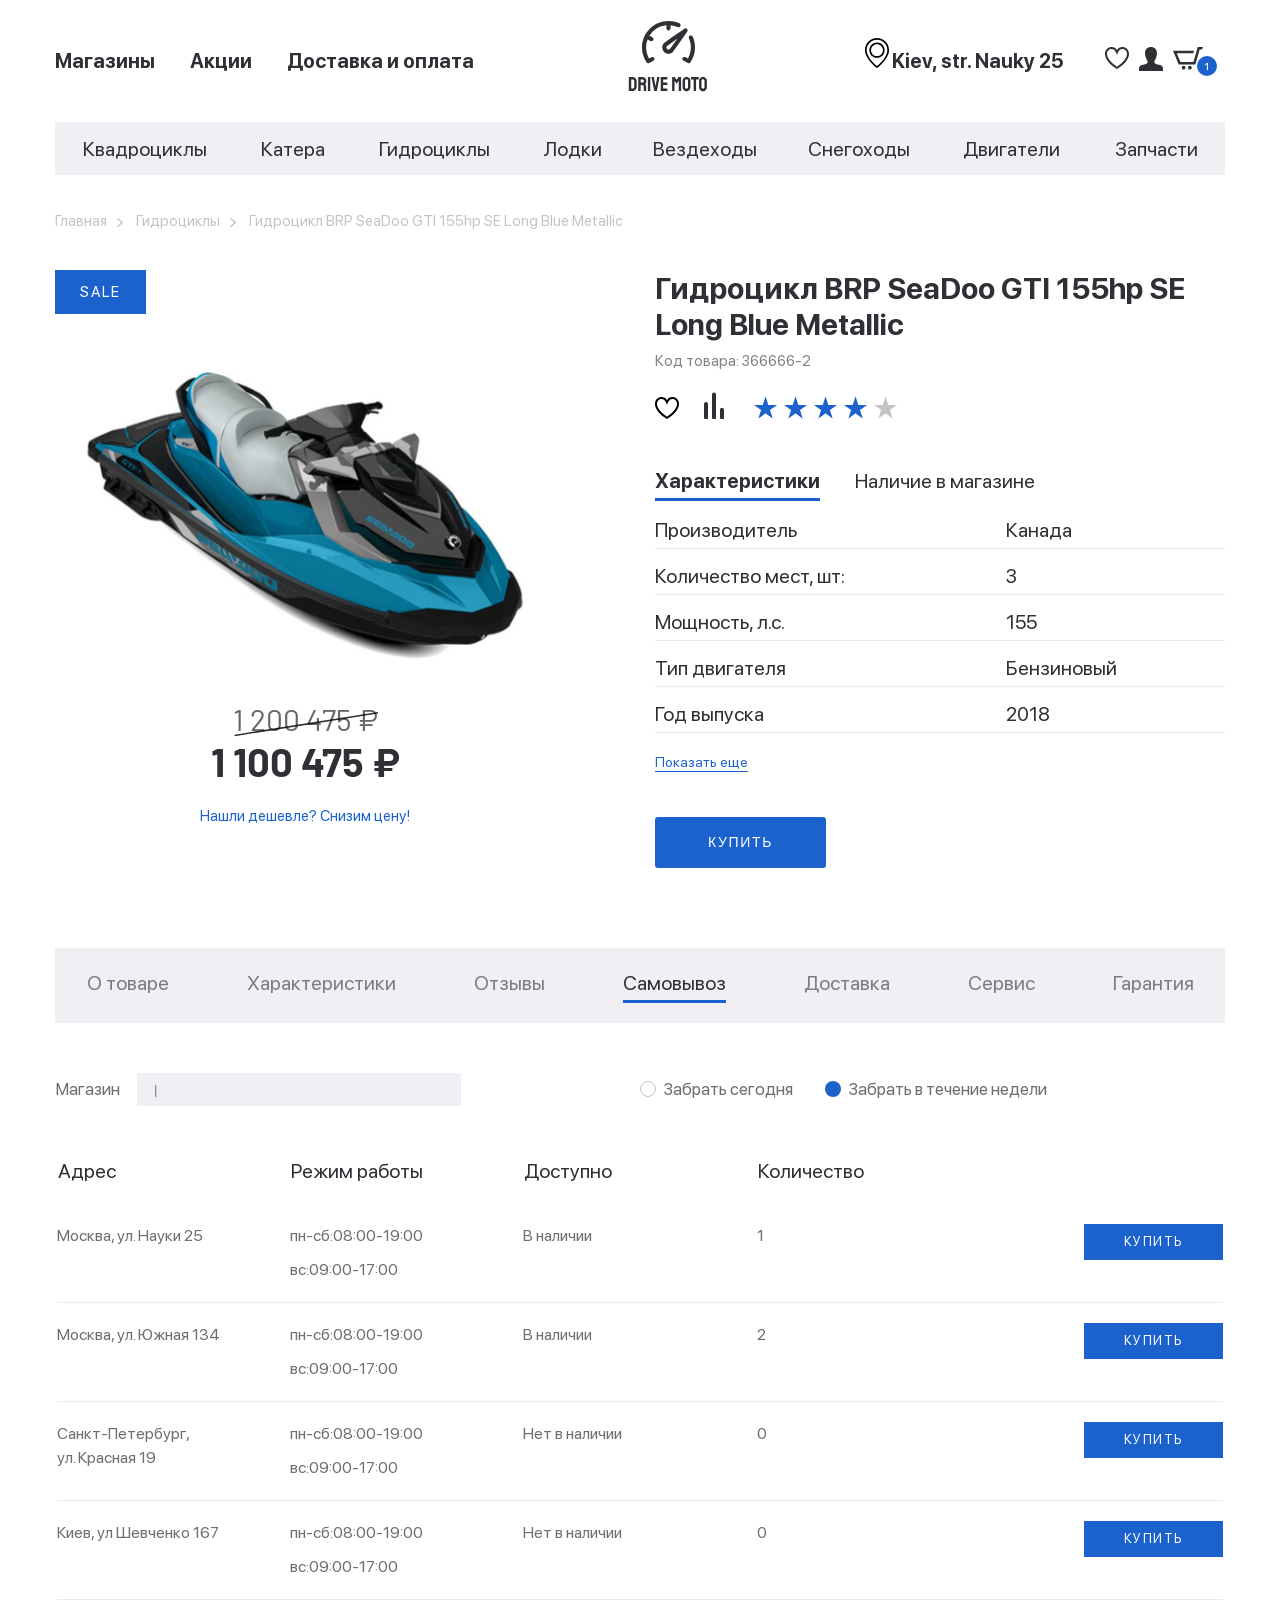
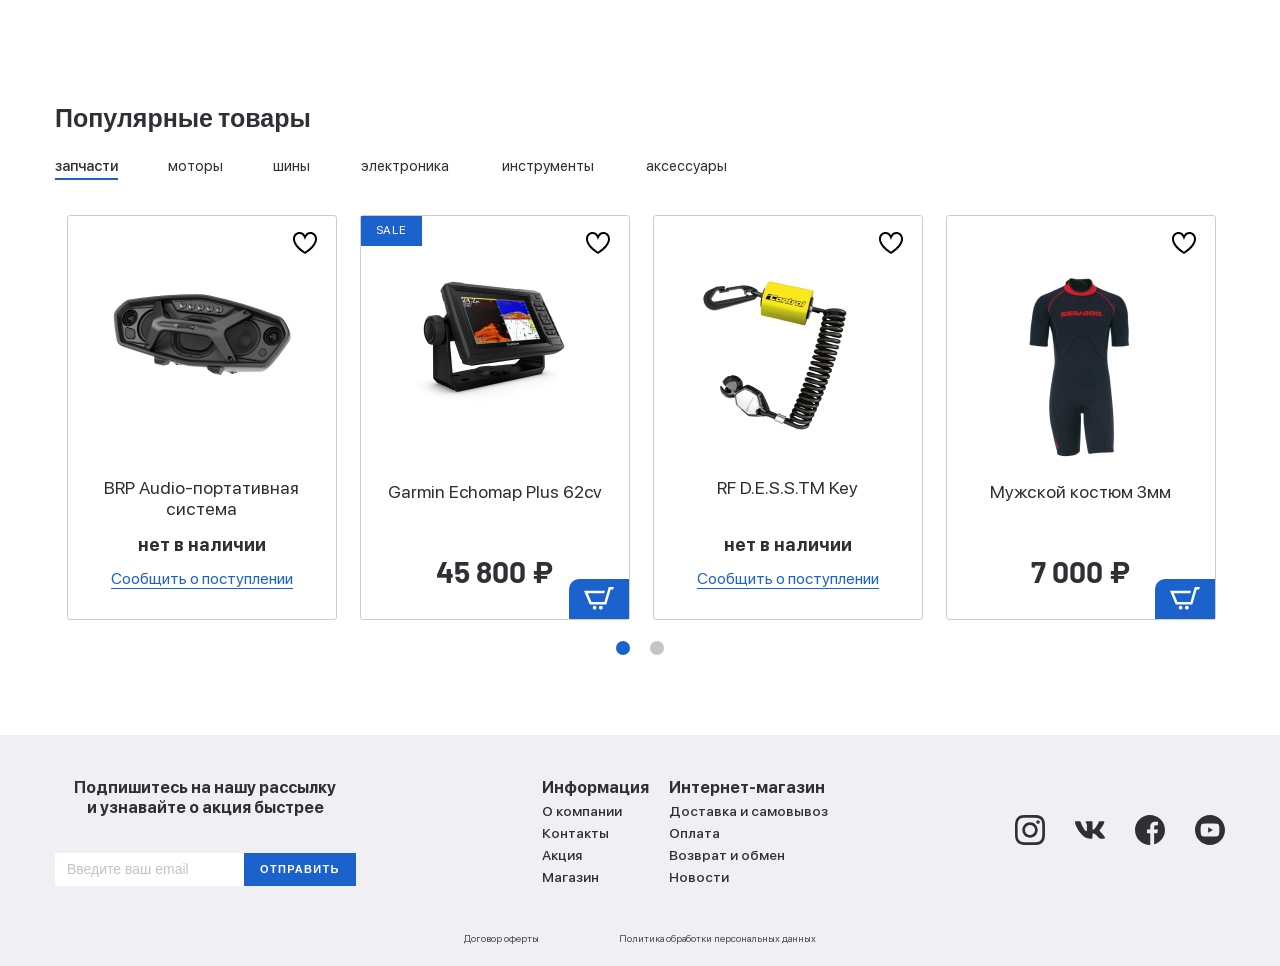
<file: product-card.html>
<!DOCTYPE html>
<html lang="en">
<head>
  <meta charset="UTF-8">
  <meta name="viewport" content="width=device-width, initial-scale=1.0">
  <meta http-equiv="X-UA-Compatible" content="ie=edge">
  <title>Online store Scooter Product</title>
  <link rel="stylesheet" href="css/style.min.css">
</head>
<body>
     <header class="header">
    <!-- header header__top -->
    <div class="header__top">
      <div class="container">
        <div class="header__top-inner">
          <!-- nav menu-nav -->
          <nav class="menu-nav">
            <button class="menu__btn" type="button">
              <div class="menu__btn-line"></div>
              <div class="menu__btn-line"></div>
              <div class="menu__btn-line"></div>
            </button>
            <ul class="menu-nav__list">
              <li class="menu-nav__item">
                <a class="menu-nav__link" href="#">Магазины</a>
              </li>

              <li class="menu-nav__item">
                <a class="menu-nav__link" href="#">Акции</a>
              </li>

              <li class="menu-nav__item">
                <a class="menu-nav__link" href="#">Доставка и оплата</a>
              </li>
            </ul>
          </nav>
          <!-- / nav menu-nav -->

          <a class="logo" href="https://mrfrunze.github.io/online-store-gidrotsikly/">
            <img class="logo__img" src="img/logo.svg" alt="logotip">
            <img class="logo__img-mobile" src="img/logo-mobile.svg" alt="logotip">
          </a>

          <!--  header__box -->
          <div class="header__box">
            <p class="header__adress">Kiev,  str. Nauky  25</p>

            <ul class="user-list">
              <li class="user-list__item">
                <a class="user-list__link" href="#">
                  <img src="img/heart.svg" alt="hart">
                </a>
              </li>

              <li class="user-list__item">
                <a class="user-list__link" href="#">
                  <img src="img/user.svg" alt="user">
                </a>
              </li>

              <li class="user-list__item">
                <a class="user-list__link basket" href="#">
                  <img src="img/basket.svg" alt="Cart">
                  <p class="basket__num">1</p>
                </a>
              </li> 
            </ul>

          </div>
          <!-- / header__box -->

        </div>

      </div>
    </div>
    <!-- / header.header__top -->

    <!--  menu-mobile -->
    <div class="menu-mobile">
      <ul class="menu-mobile__list">
        <li class=" menu-mobile__item">
          <a class="menu-mobile__link" href="#">
            <img class="menu-mobile__img" src="img/user-mobile.svg" alt="icon">
            <p>Войти</p>
          </a>
        </li>

        <li class=" menu-mobile__item">
          <a class="menu-mobile__link" href="#">
            <img class="menu-mobile__img" src="img/user-mobile.svg" alt="icon">
            <p>Регистрация</p>
          </a>
        </li>

        <li class=" menu-mobile__item">
          <a class="menu-mobile__link" href="#">
            <img class="menu-mobile__img" src="img/favorite-mobile.svg" alt="icon">
            <p>Избранное</p>
          </a>
        </li>

        <li class=" menu-mobile__item">
          <a class="menu-mobile__link" href="#">
            <img class="menu-mobile__img" src="img/basket.svg" alt="icon">
            <p>Корзина</p>
          </a>
        </li>

        <li class=" menu-mobile__item">
          <a class="menu-mobile__link" href="#">
            <img class="menu-mobile__img" src="img/home.svg" alt="icon">
            <p>Магазины</p>
          </a>
        </li>

        <li class=" menu-mobile__item">
          <a class="menu-mobile__link" href="#">
            <img class="menu-mobile__img" src="img/persent.svg" alt="icon">
            <p>Акции</p>
          </a>
        </li>

        <li class=" menu-mobile__item">
          <a class="menu-mobile__link" href="#">
            <img class="menu-mobile__img" src="img/box.svg" alt="icon">
            <p>Доставка и оплата</p>
          </a>
        </li>

        <li class=" menu-mobile__item">
          <a class="menu-mobile__link" href="#">
            <p>Квадроциклы</p>
          </a>
        </li>

        <li class=" menu-mobile__item">
          <a class="menu-mobile__link" href="#">
            <p>Катера</p>
          </a>
        </li>

        <li class=" menu-mobile__item active">
          <a class="menu-mobile__link" href="https://mrfrunze.github.io/online-store-gidrotsikly/catalog.html">
            <p>Гидроциклы</p>
          </a>
        </li>

        <li class=" menu-mobile__item">
          <a class="menu-mobile__link" href="#">
            <p>Лодки</p>
          </a>
        </li>

        <li class=" menu-mobile__item">
          <a class="menu-mobile__link" href="#">
            <p>Вездеходы</p>
          </a>
        </li>

        <li class=" menu-mobile__item">
          <a class="menu-mobile__link" href="#">
            <p>Снегоходы</p>
          </a>
        </li>

        <li class=" menu-mobile__item">
          <a class="menu-mobile__link" href="#">
            <p>Двигатели</p>
          </a>
        </li>

        <li class=" menu-mobile__item">
          <a class="menu-mobile__link" href="#">
            <p>Запчасти</p>
          </a>
        </li>
      </ul>

      <p class="menu-mobile__adress">Москва,<br>ул. Науки  25</p>
    </div>
    <!-- / menu-mobile -->

    <!--  menu-mobile__line -->
    <div class="menu-mobile__line">
      <ul class="menu-nav__list">
        <li class="menu-nav__item">
          <a class="menu-nav__link" href="#">Магазины</a>
        </li>

        <li class="menu-nav__item">
          <a class="menu-nav__link" href="#">Акции</a>
        </li>

        <li class="menu-nav__item">
          <a class="menu-nav__link" href="#">Доставка и оплата</a>
        </li>
      </ul>
    </div>
    <!-- / menu-mobile__line -->

    <!--  header__bottom -->
    <div class="header__bottom">
      <div class="container">
        <div class="header__bottom-inner">
          <!--  .menu-categories -->
          <ul class="menu-categories">
            <li class="menu-categories__item">
              <a class="menu-categories__link area__link" href="#" aria-label="Квадроциклы"></a>
            </li>

            <li class="menu-categories__item">
              <a class="menu-categories__link area__link" href="#" aria-label="Катера"></a>
            </li>

            <li class="menu-categories__item">
              <a class="menu-categories__link area__link" href="https://mrfrunze.github.io/online-store-gidrotsikly/catalog.html" aria-label="Гидроциклы"></a>
            </li>

            <li class="menu-categories__item">
              <a class="menu-categories__link area__link" href="#" aria-label="Лодки"></a>
            </li>

            <li class="menu-categories__item">
              <a class="menu-categories__link area__link" href="#" aria-label="Вездеходы"></a>
            </li>

            <li class="menu-categories__item">
              <a class="menu-categories__link area__link" href="#" aria-label="Снегоходы"></a>
            </li>

            <li class="menu-categories__item">
              <a class="menu-categories__link area__link" href="#" aria-label="Двигатели"></a>
            </li>

            <li class="menu-categories__item">
              <a class="menu-categories__link area__link" href="#" aria-label="Запчасти"></a>
            </li>
          </ul>
          <!--  .menu-categories -->
        </div>
      </div>
    </div>
    <!--  header__bottom -->
  </header>
  
  <div class="breadcrumbs">
  <div class="container">
    <ul class="breadcrumbs__list">
      <li class="breadcrumbs__list-item">
        <a href="#">Главная</a>
      </li>
      <li class="breadcrumbs__list-item">
        <a href="#">Гидроциклы</a>
      </li>
      <li class="breadcrumbs__list-item">
        <span>Гидроцикл BRP SeaDoo GTI 155hp SE Long Blue Metallic</span>
      </li>
    </ul>
  </div>
</div>  
    <section class="product-card">
    <div class="container">

      <div class="product-card__inner">
        <!-- product-card__img-box -->
        <div class="product-card__img-box products-item--sale">
          <div class="product-card__img">
            <img src="img/content/gidrotsikl-large.png" alt="gidrotsikl">
          </div>

          <div class="product-card__price">
            <p class="product-card__price-old">1 200 475 &#x20bd</p>
            <p class="product-card__price-new">1 100 475 &#x20bd</p>
            <a class="product-card__link" href="#">Нашли дешевле? Снизим цену!</a>
          </div>

          <button class="product-card__img-boxbtn">купить</button>
        </div>
        <!-- product-card__img-box -->

        <!-- product-card__content -->
        <div class="product-card__content">
          <h2 class="product-card__title">Гидроцикл BRP SeaDoo GTI 155hp SE Long Blue Metallic</h2>
          <p class="product-card__code">Код товара: 366666-2 </p>

          <!-- product-card__button -->
          <div class="product-card__button">
            <button class="product-card__icon products-item__favorite"></button>
            <button class="product-card__icon product-card__icon-compressor"></button>
            
            <a class="rate" id="rateYo" href="#" 
            data-rateyo-normal-fill="#C4C4C4"
            data-rateyo-rated-fill="#1C62CD"
              data-rateyo-star-width="23px"
              data-rateyo-spacing="7px"
              data-rateyo-rating="4"
            >
              
            </a>
          </div>
          <!-- product-card__button -->

          <div class="tabs-wrapper">
            <div class="tabs product-card__tabs">
              <div class="tab product-card-tab tab--active" data-area="#product-card__chatacter">
                <a class="area__link" href="#product-card__chatacter" aria-label="Характеристики"></a>
              </div>
              
              <div class="tab product-card-tab" data-area="#product-card__availabile">
                <a class="area__link" href="#product-card__availabile" aria-label="Наличие в магазине"></a>
              </div>
            </div>

            <div class="tabs-container">
              <!-- product-card__tabs-content -->
              <div class="tabs-content product-card-tabs product-card__tabs-content-chatacter tabs-content--active" id="product-card__chatacter">
                <ul class="product-card__list">
                  <li class="product-card__item">
                    <div class="product-card__item-left">Производитель</div>
                    <div class="product-card__item-right">Канада</div>
                  </li>

                  <li class="product-card__item">
                    <div class="product-card__item-left">Количество мест, шт: </div>
                    <div class="product-card__item-right">3</div>
                  </li>

                  <li class="product-card__item">
                    <div class="product-card__item-left">Мощность, л.с.</div>
                    <div class="product-card__item-right">155</div>
                  </li>

                  <li class="product-card__item">
                    <div class="product-card__item-left">Тип двигателя</div>
                    <div class="product-card__item-right">Бензиновый</div>
                  </li>

                  <li class="product-card__item">
                    <div class="product-card__item-left">Год выпуска</div>
                    <div class="product-card__item-right">2018</div>
                  </li>
                  
                  <a class="product-card__more" href="#">Показать еще</a>
                </ul>


                <button class="product-card__btn-buy">Купить</button>
              </div>
              <!-- product-card__tabs-content -->

              <div class="tabs-content product-card-tabs product-card-tabs-content-availabile" id="product-card__availabile">
                Наличие
              </div>
            </div>
          </div>
            <!-- tabs-wrapper -->
        </div>
          <!-- product-card__content -->
      </div>
      <!-- product-card__inner -->

    </div>
  </section>  
    <section class="card__tabs">
    <div class="container">

      <div class="tabs-wrapper">
        <div class="card__tabs-wrapper">
          <!-- tabs -->
          <ul class="tabs">
            <li class="tab card__tab" data-area="#products-card__tabs-1">
              <a class="area__link" href="#" aria-label="О товаре"></a>
            </li>
            <li class="tab card__tab" data-area="#products-card__tabs-2">
              <a class="area__link" href="#" aria-label="Характеристики"></a>
            </li>
            <li class="tab card__tab" data-area="#products-card__tabs-3">
              <a class="area__link" href="#" aria-label="Отзывы"></a>
            </li>
            <li class="tab card__tab tab--active" data-area="#products-card__tabs-4">
              <a class="area__link" href="#" aria-label="Самовывоз"></a>
            </li>
            <li class="tab card__tab" data-area="#products-card__tabs-5">
              <a class="area__link" href="#" aria-label="Доставка"></a>
            </li>
            <li class="tab card__tab" data-area="#products-card__tabs-6">
              <a class="area__link" href="#" aria-label="Cервис"></a>
            </li>
            <li class="tab card__tab" data-area="#products-card__tabs-7">
              <a class="area__link" href="#" aria-label="Гарантия"></a>
            </li>
          </ul>
        </div>
        <!-- tabs -->
        <!-- tabs-container -->
        <div class="tabs-container">
          <div class="tabs-content card__tab-content" id="products-card__tabs-1">1</div>

          <div class="tabs-content card__tab-content" id="products-card__tabs-2">2</div>

          <div class="tabs-content card__tab-content" id="products-card__tabs-3">3</div>

          <div class="tabs-content card__tab-content tabs-content--active" id="products-card__tabs-4">
            <form>
              <div class="card__top-line">
                <label class="card__label card__label-seaerch"><span>Магазин</span>
                  <input class="card__top-input" type="text" placeholder="|">
                </label>

                <div class="card__label card__label-pickup">
                  <label>
                    <input class="filter-style" type="radio" name="card__label-pickup"> Забрать сегодня
                  </label>
                  <label>
                    <input class="filter-style" type="radio" name="card__label-pickup" checked> Забрать в течение недели
                  </label>
                </div>
              </div>
              <!--  card__list -->
              <table class="card__list">
                <tr class="card__list-title">
                  <th>Адрес</th>
                  <th>Режим работы</th>
                  <th>Доступно</th>
                  <th>Количество</th>
                  <th></th>
                </tr>

                <tr>
                  <td>Москва, ул. Науки 25</td>
                  <td>
                    <div class="weekdays"><span>пн-сб:</span>08:00-19:00</div>
                    <div class="weekend"><span>вс:</span>09:00-17:00</div>
                  </td>
                  <td>В наличии</td>
                  <td>1</td>
                  <td class="card__list-btn">
                    <button>купить</button>
                  </td>
                </tr>

                <tr>
                  <td>Москва, ул. Южная 134</td>
                  <td>
                    <div class="weekdays"><span>пн-сб:</span>08:00-19:00</div>
                    <div class="weekend"><span>вс:</span>09:00-17:00</div>
                  </td>
                  <td>В наличии</td>
                  <td>2</td>
                  <td class="card__list-btn">
                    <button>купить</button>
                  </td>
                </tr>

                <tr>
                  <td>Санкт-Петербург,<br> ул. Красная 19</td>
                  <td>
                    <div class="weekdays"><span>пн-сб:</span>08:00-19:00</div>
                    <div class="weekend"><span>вс:</span>09:00-17:00</div>
                  </td>
                  <td>Нет в наличии</td>
                  <td>0</td>
                  <td class="card__list-btn">
                    <button>купить</button>
                  </td>
                </tr>

                <tr>
                  <td>Киев, ул Шевченко 167</td>
                  <td>
                    <div class="weekdays"><span>пн-сб:</span>08:00-19:00</div>
                    <div class="weekend"><span>вс:</span>09:00-17:00</div>
                  </td>
                  <td>Нет в наличии</td>
                  <td>0</td>
                  <td class="card__list-btn">
                    <button>купить</button>
                  </td>
                </tr>
                
              </table>
              <!-- / card__list -->

              <!--  card__list-mobile -->
              <div class="card__tabs-wrapper-mobile">
                <table class="card__list-mobile">
                  <tbody>
                    <tr>
                      <td class="card__list-mobile_title">Адрес</td>
                      <td>Москва, ул. Науки 25</td>
                    </tr>
                    <tr class="card__list-mobile_worktime" >
                      <td class="card__list-mobile_title">Режим работы
                        <p>пн-сб:</p>
                        <p>вс:</p>
                      </td>
                      <td>
                        <div style="opacity: 0;">08:00-19:00</div>
                        <div class="weekdays">08:00-19:00</div>
                        <div class="weekend">09:00-17:00</div>
                      </td>
                    </tr>
                
                    <tr class="card__list-mobile_access">
                      <td class="card__list-mobile_title">Доступно</td>
                      <td>В наличии</td>
                    </tr>
                    <tr class="card__list-mobile_quantity">
                      <td class="card__list-mobile_title">Количество</td>
                      <td>1</td>
                    </tr>
                  </tbody>
                </table>
                <button class="card-form__button-mobile" type="button">купить</button>
              </div>
              <!-- / card__list-mobile -->
            </form>
          </div>

          <div class="tabs-content card__tab-content" id="products-card__tabs-5">5</div>

          <div class="tabs-content card__tab-content" id="products-card__tabs-6">6</div>

          <div class="tabs-content card__tab-content" id="products-card__tabs-7">7</div>
        </div>
        <!-- tabs-container -->

      </div>
      <!-- tabs-wrapper -->


    </div>
  </section>  
    <section class="products products-popular">
    <div class="container">
      
      <div class="products__inner">
        <h2 class="products-title section__title">Популярные товары</h2>

        <div class="tabs-wrapper">
          <!--  products__tabs -->
          <div class="product__tabs tabs">
            <div class="product__tab tab tab--active" data-area="#popular-tab-1">
              <a class="product__tab-link area__link" href="#popular-tab-1" aria-label="запчасти"></a>
            </div>

            <div class="product__tab tab" data-area="#popular-tab-2">
              <a class="product__tab-link area__link" href="#popular-tab-2" aria-label="моторы"></a>
            </div>

            <div class="product__tab tab" data-area="#popular-tab-3">
              <a class="product__tab-link area__link" href="#popular-tab-3" aria-label="шины"></a>
            </div>

            <div class="product__tab tab" data-area="#popular-tab-4">
              <a class="product__tab-link area__link" href="#popular-tab-4" aria-label="электроника"></a>
            </div>

            <div class="product__tab tab" data-area="#popular-tab-5">
              <a class="product__tab-link area__link" href="#popular-tab-5" aria-label="инструменты"></a>
            </div>

            <div class="product__tab tab" data-area="#popular-tab-6">
              <a class="product__tab-link area__link" href="#popular-tab-6" aria-label="аксессуары"></a>
            </div>
          </div>
          <!-- / products__tabs -->
          
          <!--  products__container -->
          <div class="products__container tabs-container ">
            <!--  .products-content -->
            <div class="products-content tabs-content tabs-content--active" id="popular-tab-1">
              <div class="products-slider">
                <!--  .products-slider__item -->
                <div class="products-slider__item ">
                  <div class="products-item__wrapper products-item__not-available">
                    <button class="products-item__favorite"></button>

                    <a class="products-item products-item--sale" href="#">
                      <div class="products-item__img">
                        <img src="img/content/products__popular-1.png" alt="product">
                      </div>
                      <h3 class="products-item__title">BRP Audio-портативная система</h3>
                      
                      <p class="price products-item__price">9 800 &#x20bd</p>
                      <p class="products-item__hover-text">посмотреть товар</p>
                      <p class="products-item__notify-text">нет в наличии</p>
                      <a class="products-item__notify-link" href="#">Сообщить о поступлении</a>
                    </a>

                    <button class="products-item__basket">
                      <img src="img/basket-white.svg" alt="logo">
                    </button>
                  </div>
                </div>
                <!-- / .products-slider__item -->
                
                <!--  .products-slider__item -->
                <div class="products-slider__item ">
                  <div class="products-item__wrapper">
                    <button class="products-item__favorite"></button>

                    <a class="products-item products-item--sale" href="#">
                      <div class="products-item__img">
                        <img src="img/content/products__popular-2.png" alt="product">
                      </div>
                      <h3 class="products-item__title">Garmin Echomap Plus 62cv</h3>
                      
                      <p class="price products-item__price">45 800 &#x20bd</p>
                      <p class="products-item__hover-text">посмотреть товар</p>
                      <p class="products-item__notify-text">нет в наличии</p>
                      <a class="products-item__notify-link" href="#">Сообщить о поступлении</a>
                    </a>

                    <button class="products-item__basket">
                      <img src="img/basket-white.svg" alt="cart">
                    </button>
                  </div>
                </div>
                <!-- / .products-slider__item -->

                <!--  .products-slider__item -->
                <div class="products-slider__item">
                  <div class="products-item__wrapper products-item__not-available">
                    <button class="products-item__favorite"></button>

                    <a class="products-item" href="#">
                      <div class="products-item__img">
                        <img src="img/content/products__popular-3.png" alt="product">
                      </div>
                      <h3 class="products-item__title">RF D.E.S.S.TM Key</h3>
                      
                      <p class="price products-item__price">9 800 &#x20bd</p>
                      <p class="products-item__hover-text">посмотреть товар</p>
                      <p class="products-item__notify-text">нет в наличии</p>
                      <a class="products-item__notify-link" href="#">Сообщить о поступлении</a>
                    </a>

                    <button class="products-item__basket">
                      <img src="img/basket-white.svg" alt="cart">
                    </button>
                  </div>
                </div>
                <!-- / .products-slider__item -->

                <!--  .products-slider__item -->
                <div class="products-slider__item">
                  <div class="products-item__wrapper">
                    <button class="products-item__favorite"></button>

                    <a class="products-item" href="#">
                      <div class="products-item__img">
                        <img src="img/content/products__popular-4.png" alt="product">
                      </div>
                      <h3 class="products-item__title">Мужской костюм 3мм</h3>
                      
                      <p class="price products-item__price">7 000 &#x20bd</p>
                      <p class="products-item__hover-text">посмотреть товар</p>
                      <p class="products-item__notify-text">нет в наличии</p>
                      <a class="products-item__notify-link" href="#">Сообщить о поступлении</a>
                    </a>

                    <button class="products-item__basket">
                      <img src="img/basket-white.svg" alt="cart">
                    </button>
                  </div>
                </div>
                <!-- / .products-slider__item -->

                <!--  .products-slider__item -->
                <div class="products-slider__item">
                  <div class="products-item__wrapper products-item__not-available">
                    <button class="products-item__favorite"></button>

                    <a class="products-item" href="#">
                      <div class="products-item__img">
                        <img src="img/content/products-1.png" alt="product">
                      </div>
                      <h3 class="products-item__title">Водонепроницаемый Рюкзак</h3>
                      
                      <p class="price products-item__price">9 800 &#x20bd</p>
                      <p class="products-item__hover-text">посмотреть товар</p>
                      <p class="products-item__notify-text">нет в наличии</p>
                      <a class="products-item__notify-link" href="#">Сообщить о поступлении</a>
                    </a>

                    <button class="products-item__basket">
                      <img src="img/basket-white.svg" alt="cart">
                    </button>
                  </div>
                </div>
                <!-- / .products-slider__item -->

                <!--  .products-slider__item -->
                <div class="products-slider__item">
                  <div class="products-item__wrapper">
                    <button class="products-item__favorite"></button>

                    <a class="products-item" href="#">
                      <div class="products-item__img">
                        <img src="img/content/products-1.png" alt="product">
                      </div>
                      <h3 class="products-item__title">Водонепроницаемый Рюкзак</h3>
                      
                      <p class="price products-item__price">9 800 &#x20bd</p>
                      <p class="products-item__hover-text">посмотреть товар</p>
                      <p class="products-item__notify-text">нет в наличии</p>
                      <a class="products-item__notify-link" href="#">Сообщить о поступлении</a>
                    </a>

                    <button class="products-item__basket">
                      <img src="img/basket-white.svg" alt="cart">
                    </button>
                  </div>
                </div>
                <!-- / .products-slider__item -->

                <!--  .products-slider__item -->
                <div class="products-slider__item">
                  <div class="products-item__wrapper">
                    <button class="products-item__favorite"></button>

                    <a class="products-item" href="#">
                      <div class="products-item__img">
                        <img src="img/content/products-1.png" alt="product">
                      </div>
                      <h3 class="products-item__title">Водонепроницаемый Рюкзак</h3>
                      
                      <p class="price products-item__price">9 800 &#x20bd</p>
                      <p class="products-item__hover-text">посмотреть товар</p>
                      <p class="products-item__notify-text">нет в наличии</p>
                      <a class="products-item__notify-link" href="#">Сообщить о поступлении</a>
                    </a>

                    <button class="products-item__basket">
                      <img src="img/basket-white.svg" alt="cart">
                    </button>
                  </div>
                </div>
              </div>
            </div>
            <!-- / .products-content -->

            <!--  .products-content -->
            <div class="products-content tabs-content" id="popular-tab-2">
              slider-2
            </div>
            <!-- / .products-content -->

            <!--  .products-content -->
            <div class="products-content tabs-content" id="popular-tab-3">
              slider-3
            </div>
            <!-- / .products-content -->

            <!--  .products-content -->
            <div class="products-content tabs-content" id="popular-tab-4">
              slider-4
            </div>
            <!-- / .products-content -->

            <!--  .products-content -->
            <div class="products-content tabs-content" id="popular-tab-5">
              slider-5
            </div>
            <!-- / .products-content -->

            <!--  .products-content -->
            <div class="products-content tabs-content" id="popular-tab-6">
              slider-6
            </div>
          </div>
          <!-- / .products__container -->
        </div>
        <!-- / .tabs-wrapper -->
      </div>
      <!-- / products__inner -->
    </div>
  </section>  
  
    <footer class="footer">
    <div class="container">
      <h2 class="visually-hidden">Подвал сайта</h2>
      <!--  footer__top-->
      <div class="footer__top">
        <div class="footer__top-inner">
          <div class="footer__top-item footer__top-item--newsletter">
            <h3 class="footer__top-title">Подпишитесь на нашу рассылку<br> и узнавайте о акция быстрее</h3>
            
            <form class="footer-form" action="#">
              <input class="footer-input" type="text" placeholder="Введите ваш email">
              <button class="footer-btn" type="submit">отправить</button>
            </form>
          </div>

          <div class="footer__top-itemmenu">
            <div class="footer__top-item footer__top-item--info">
              <h3 class="footer__top-title">Информация</h3>
              <ul class="footer__list">
                <li class="footer__list-item">
                  <a href="#">О компании</a>
                </li>
                <li class="footer__list-item">
                  <a href="#">Контакты</a>
                </li>
                <li class="footer__list-item">
                  <a href="#">Акция</a>
                </li>
                <li class="footer__list-item">
                  <a href="#">Магазин</a>
                </li>
              </ul>
            </div>
            <div class="footer__top-item footer__top-item--shop">
              <h3 class="footer__top-title">Интернет-магазин</h3>
              <ul class="footer__list">
                <li class="footer__list-item">
                  <a href="#">Доставка и самовывоз</a>
                </li>
                <li class="footer__list-item">
                  <a href="#">Оплата</a>
                </li>
                <li class="footer__list-item">
                  <a href="#">Возврат и обмен</a>
                </li>
                <li class="footer__list-item">
                  <a href="#">Новости</a>
                </li>
              </ul>
            </div>
          </div>

          <div class="footer__top-item footer__top-item--social">
            <ul class="social-list">
              <li class="social-list__item">
                <a href="#">
                  <img src="img/instagram.svg" alt="instagram">
                </a>
              </li>
              <li class="social-list__item">
                <a href="#">
                  <img src="img/vkontakte.svg" alt="vkontakte">
                </a>
              </li>
              <li class="social-list__item">
                <a href="#">
                  <img src="img/facebook.svg" alt="facebook">
                </a>
              </li>
              <li class="social-list__item">
                <a href="#">
                  <img src="img/youtube.svg" alt="youtube">
                </a>
              </li>
            </ul>
          </div>
        </div>
      </div>
      <!-- / footer__top-->

      <!--  footer__top-->
      <div class="footer__bottom">
        <a class="footer__bottom-link" href="#">Договор оферты</a>
        <a class="footer__bottom-link" href="#">Политика обработки персональных данных</a>
      </div>
      <!-- / footer__top-->
    </div>
  </footer>
  <script src="js/app.min.js"></script>
</body>
</html>
</file>
<file: css/style.min.css>
@charset "UTF-8";
/**
Ion.RangeSlider, 2.3.1
© Denis Ineshin, 2010 - 2019, IonDen.com
Build date: 2019-12-19 16:51:02
*/
.irs {
  position: relative;
  display: block;
  -webkit-touch-callout: none;
  -webkit-user-select: none;
  -khtml-user-select: none;
  -moz-user-select: none;
  -ms-user-select: none;
  user-select: none;
  font-size: 12px;
  font-family: Arial, sans-serif;
}

.irs-line {
  position: relative;
  display: block;
  overflow: hidden;
  outline: none !important;
}

.irs-bar {
  position: absolute;
  display: block;
  left: 0;
  width: 0;
}

.irs-shadow {
  position: absolute;
  display: none;
  left: 0;
  width: 0;
}

.irs-handle {
  position: absolute;
  display: block;
  box-sizing: border-box;
  cursor: default;
  z-index: 1;
}

.irs-handle.type_last {
  z-index: 2;
}

.irs-min,
.irs-max {
  position: absolute;
  display: block;
  cursor: default;
}

.irs-min {
  left: 0;
}

.irs-max {
  right: 0;
}

.irs-from,
.irs-to,
.irs-single {
  position: absolute;
  display: block;
  top: 0;
  left: 0;
  cursor: default;
  white-space: nowrap;
}

.irs-grid {
  position: absolute;
  display: none;
  bottom: 0;
  left: 0;
  width: 100%;
  height: 20px;
}

.irs-with-grid .irs-grid {
  display: block;
}

.irs-grid-pol {
  position: absolute;
  top: 0;
  left: 0;
  width: 1px;
  height: 8px;
  background: #000;
}

.irs-grid-pol.small {
  height: 4px;
}

.irs-grid-text {
  position: absolute;
  bottom: 0;
  left: 0;
  white-space: nowrap;
  text-align: center;
  font-size: 9px;
  line-height: 9px;
  padding: 0 3px;
  color: #000;
}

.irs-disable-mask {
  position: absolute;
  display: block;
  top: 0;
  left: -1%;
  width: 102%;
  height: 100%;
  cursor: default;
  background: rgba(0, 0, 0, 0);
  z-index: 2;
}

.lt-ie9 .irs-disable-mask {
  background: #000;
  filter: alpha(opacity=0);
  cursor: not-allowed;
}

.irs-disabled {
  opacity: 0.4;
}

.irs-hidden-input {
  position: absolute !important;
  display: block !important;
  top: 0 !important;
  left: 0 !important;
  width: 0 !important;
  height: 0 !important;
  font-size: 0 !important;
  line-height: 0 !important;
  padding: 0 !important;
  margin: 0 !important;
  overflow: hidden;
  outline: none !important;
  z-index: -9999 !important;
  background: none !important;
  border-style: solid !important;
  border-color: transparent !important;
}

.irs--flat {
  height: 40px;
}

.irs--flat.irs-with-grid {
  height: 60px;
}

.irs--flat .irs-line {
  top: 25px;
  height: 12px;
  background-color: #e1e4e9;
  border-radius: 4px;
}

.irs--flat .irs-bar {
  top: 25px;
  height: 12px;
  background-color: #ed5565;
}

.irs--flat .irs-bar--single {
  border-radius: 4px 0 0 4px;
}

.irs--flat .irs-shadow {
  height: 1px;
  bottom: 16px;
  background-color: #e1e4e9;
}

.irs--flat .irs-handle {
  top: 22px;
  width: 16px;
  height: 18px;
  background-color: transparent;
}

.irs--flat .irs-handle > i:first-child {
  position: absolute;
  display: block;
  top: 0;
  left: 50%;
  width: 2px;
  height: 100%;
  margin-left: -1px;
  background-color: #da4453;
}

.irs--flat .irs-handle.state_hover > i:first-child,
.irs--flat .irs-handle:hover > i:first-child {
  background-color: #a43540;
}

.irs--flat .irs-min,
.irs--flat .irs-max {
  top: 0;
  padding: 1px 3px;
  color: #999;
  font-size: 10px;
  line-height: 1.333;
  text-shadow: none;
  background-color: #e1e4e9;
  border-radius: 4px;
}

.irs--flat .irs-from,
.irs--flat .irs-to,
.irs--flat .irs-single {
  color: white;
  font-size: 10px;
  line-height: 1.333;
  text-shadow: none;
  padding: 1px 5px;
  background-color: #ed5565;
  border-radius: 4px;
}

.irs--flat .irs-from:before,
.irs--flat .irs-to:before,
.irs--flat .irs-single:before {
  position: absolute;
  display: block;
  content: "";
  bottom: -6px;
  left: 50%;
  width: 0;
  height: 0;
  margin-left: -3px;
  overflow: hidden;
  border: 3px solid transparent;
  border-top-color: #ed5565;
}

.irs--flat .irs-grid-pol {
  background-color: #e1e4e9;
}

.irs--flat .irs-grid-text {
  color: #999;
}

.irs--big {
  height: 55px;
}

.irs--big.irs-with-grid {
  height: 70px;
}

.irs--big .irs-line {
  top: 33px;
  height: 12px;
  background-color: white;
  background: linear-gradient(to bottom, #ddd -50%, white 150%);
  border: 1px solid #ccc;
  border-radius: 12px;
}

.irs--big .irs-bar {
  top: 33px;
  height: 12px;
  background-color: #92bce0;
  border: 1px solid #428bca;
  background: linear-gradient(to bottom, #ffffff 0%, #428bca 30%, #b9d4ec 100%);
  box-shadow: inset 0 0 1px 1px rgba(255, 255, 255, 0.5);
}

.irs--big .irs-bar--single {
  border-radius: 12px 0 0 12px;
}

.irs--big .irs-shadow {
  height: 1px;
  bottom: 16px;
  background-color: rgba(66, 139, 202, 0.5);
}

.irs--big .irs-handle {
  top: 25px;
  width: 30px;
  height: 30px;
  border: 1px solid rgba(0, 0, 0, 0.3);
  background-color: #cbcfd5;
  background: linear-gradient(to bottom, white 0%, #B4B9BE 30%, white 100%);
  box-shadow: 1px 1px 2px rgba(0, 0, 0, 0.2), inset 0 0 3px 1px white;
  border-radius: 30px;
}

.irs--big .irs-handle.state_hover,
.irs--big .irs-handle:hover {
  border-color: rgba(0, 0, 0, 0.45);
  background-color: #939ba7;
  background: linear-gradient(to bottom, white 0%, #919BA5 30%, white 100%);
}

.irs--big .irs-min,
.irs--big .irs-max {
  top: 0;
  padding: 1px 5px;
  color: white;
  text-shadow: none;
  background-color: #9f9f9f;
  border-radius: 3px;
}

.irs--big .irs-from,
.irs--big .irs-to,
.irs--big .irs-single {
  color: white;
  text-shadow: none;
  padding: 1px 5px;
  background-color: #428bca;
  background: linear-gradient(to bottom, #428bca 0%, #3071a9 100%);
  border-radius: 3px;
}

.irs--big .irs-grid-pol {
  background-color: #428bca;
}

.irs--big .irs-grid-text {
  color: #428bca;
}

.irs--modern {
  height: 55px;
}

.irs--modern.irs-with-grid {
  height: 55px;
}

.irs--modern .irs-line {
  top: 25px;
  height: 5px;
  background-color: #d1d6e0;
  background: linear-gradient(to bottom, #e0e4ea 0%, #d1d6e0 100%);
  border: 1px solid #a3adc1;
  border-bottom-width: 0;
  border-radius: 5px;
}

.irs--modern .irs-bar {
  top: 25px;
  height: 5px;
  background: #20b426;
  background: linear-gradient(to bottom, #20b426 0%, #18891d 100%);
}

.irs--modern .irs-bar--single {
  border-radius: 5px 0 0 5px;
}

.irs--modern .irs-shadow {
  height: 1px;
  bottom: 21px;
  background-color: rgba(209, 214, 224, 0.5);
}

.irs--modern .irs-handle {
  top: 37px;
  width: 12px;
  height: 13px;
  border: 1px solid #a3adc1;
  border-top-width: 0;
  box-shadow: 1px 1px 1px rgba(0, 0, 0, 0.1);
  border-radius: 0 0 3px 3px;
}

.irs--modern .irs-handle > i:nth-child(1) {
  position: absolute;
  display: block;
  top: -4px;
  left: 1px;
  width: 6px;
  height: 6px;
  border: 1px solid #a3adc1;
  background: white;
  transform: rotate(45deg);
}

.irs--modern .irs-handle > i:nth-child(2) {
  position: absolute;
  display: block;
  box-sizing: border-box;
  top: 0;
  left: 0;
  width: 10px;
  height: 12px;
  background: #e9e6e6;
  background: linear-gradient(to bottom, white 0%, #e9e6e6 100%);
  border-radius: 0 0 3px 3px;
}

.irs--modern .irs-handle > i:nth-child(3) {
  position: absolute;
  display: block;
  box-sizing: border-box;
  top: 3px;
  left: 3px;
  width: 4px;
  height: 5px;
  border-left: 1px solid #a3adc1;
  border-right: 1px solid #a3adc1;
}

.irs--modern .irs-handle.state_hover,
.irs--modern .irs-handle:hover {
  border-color: #7685a2;
  background: #c3c7cd;
  background: linear-gradient(to bottom, #ffffff 0%, #919ba5 30%, #ffffff 100%);
}

.irs--modern .irs-handle.state_hover > i:nth-child(1),
.irs--modern .irs-handle:hover > i:nth-child(1) {
  border-color: #7685a2;
}

.irs--modern .irs-handle.state_hover > i:nth-child(3),
.irs--modern .irs-handle:hover > i:nth-child(3) {
  border-color: #48536a;
}

.irs--modern .irs-min,
.irs--modern .irs-max {
  top: 0;
  font-size: 10px;
  line-height: 1.333;
  text-shadow: none;
  padding: 1px 5px;
  color: white;
  background-color: #d1d6e0;
  border-radius: 5px;
}

.irs--modern .irs-from,
.irs--modern .irs-to,
.irs--modern .irs-single {
  font-size: 10px;
  line-height: 1.333;
  text-shadow: none;
  padding: 1px 5px;
  background-color: #20b426;
  color: white;
  border-radius: 5px;
}

.irs--modern .irs-from:before,
.irs--modern .irs-to:before,
.irs--modern .irs-single:before {
  position: absolute;
  display: block;
  content: "";
  bottom: -6px;
  left: 50%;
  width: 0;
  height: 0;
  margin-left: -3px;
  overflow: hidden;
  border: 3px solid transparent;
  border-top-color: #20b426;
}

.irs--modern .irs-grid {
  height: 25px;
}

.irs--modern .irs-grid-pol {
  background-color: #dedede;
}

.irs--modern .irs-grid-text {
  color: silver;
  font-size: 13px;
}

.irs--sharp {
  height: 50px;
  font-size: 12px;
  line-height: 1;
}

.irs--sharp.irs-with-grid {
  height: 57px;
}

.irs--sharp .irs-line {
  top: 30px;
  height: 2px;
  background-color: black;
  border-radius: 2px;
}

.irs--sharp .irs-bar {
  top: 30px;
  height: 2px;
  background-color: #ee22fa;
}

.irs--sharp .irs-bar--single {
  border-radius: 2px 0 0 2px;
}

.irs--sharp .irs-shadow {
  height: 1px;
  bottom: 21px;
  background-color: rgba(0, 0, 0, 0.5);
}

.irs--sharp .irs-handle {
  top: 25px;
  width: 10px;
  height: 10px;
  background-color: #a804b2;
}

.irs--sharp .irs-handle > i:first-child {
  position: absolute;
  display: block;
  top: 100%;
  left: 0;
  width: 0;
  height: 0;
  border: 5px solid transparent;
  border-top-color: #a804b2;
}

.irs--sharp .irs-handle.state_hover,
.irs--sharp .irs-handle:hover {
  background-color: black;
}

.irs--sharp .irs-handle.state_hover > i:first-child,
.irs--sharp .irs-handle:hover > i:first-child {
  border-top-color: black;
}

.irs--sharp .irs-min,
.irs--sharp .irs-max {
  color: white;
  font-size: 14px;
  line-height: 1;
  top: 0;
  padding: 3px 4px;
  opacity: 0.4;
  background-color: #a804b2;
  border-radius: 2px;
}

.irs--sharp .irs-from,
.irs--sharp .irs-to,
.irs--sharp .irs-single {
  font-size: 14px;
  line-height: 1;
  text-shadow: none;
  padding: 3px 4px;
  background-color: #a804b2;
  color: white;
  border-radius: 2px;
}

.irs--sharp .irs-from:before,
.irs--sharp .irs-to:before,
.irs--sharp .irs-single:before {
  position: absolute;
  display: block;
  content: "";
  bottom: -6px;
  left: 50%;
  width: 0;
  height: 0;
  margin-left: -3px;
  overflow: hidden;
  border: 3px solid transparent;
  border-top-color: #a804b2;
}

.irs--sharp .irs-grid {
  height: 25px;
}

.irs--sharp .irs-grid-pol {
  background-color: #dedede;
}

.irs--sharp .irs-grid-text {
  color: silver;
  font-size: 13px;
}

.irs--round {
  height: 50px;
}

.irs--round.irs-with-grid {
  height: 65px;
}

.irs--round .irs-line {
  top: 36px;
  height: 4px;
  background-color: #dee4ec;
  border-radius: 4px;
}

.irs--round .irs-bar {
  top: 36px;
  height: 4px;
  background-color: #006cfa;
}

.irs--round .irs-bar--single {
  border-radius: 4px 0 0 4px;
}

.irs--round .irs-shadow {
  height: 4px;
  bottom: 21px;
  background-color: rgba(222, 228, 236, 0.5);
}

.irs--round .irs-handle {
  top: 26px;
  width: 24px;
  height: 24px;
  border: 4px solid #006cfa;
  background-color: white;
  border-radius: 24px;
  box-shadow: 0 1px 3px rgba(0, 0, 255, 0.3);
}

.irs--round .irs-handle.state_hover,
.irs--round .irs-handle:hover {
  background-color: #f0f6ff;
}

.irs--round .irs-min,
.irs--round .irs-max {
  color: #333;
  font-size: 14px;
  line-height: 1;
  top: 0;
  padding: 3px 5px;
  background-color: rgba(0, 0, 0, 0.1);
  border-radius: 4px;
}

.irs--round .irs-from,
.irs--round .irs-to,
.irs--round .irs-single {
  font-size: 14px;
  line-height: 1;
  text-shadow: none;
  padding: 3px 5px;
  background-color: #006cfa;
  color: white;
  border-radius: 4px;
}

.irs--round .irs-from:before,
.irs--round .irs-to:before,
.irs--round .irs-single:before {
  position: absolute;
  display: block;
  content: "";
  bottom: -6px;
  left: 50%;
  width: 0;
  height: 0;
  margin-left: -3px;
  overflow: hidden;
  border: 3px solid transparent;
  border-top-color: #006cfa;
}

.irs--round .irs-grid {
  height: 25px;
}

.irs--round .irs-grid-pol {
  background-color: #dedede;
}

.irs--round .irs-grid-text {
  color: silver;
  font-size: 13px;
}

.irs--square {
  height: 50px;
}

.irs--square.irs-with-grid {
  height: 60px;
}

.irs--square .irs-line {
  top: 31px;
  height: 4px;
  background-color: #dedede;
}

.irs--square .irs-bar {
  top: 31px;
  height: 4px;
  background-color: black;
}

.irs--square .irs-shadow {
  height: 2px;
  bottom: 21px;
  background-color: #dedede;
}

.irs--square .irs-handle {
  top: 25px;
  width: 16px;
  height: 16px;
  border: 3px solid black;
  background-color: white;
  -webkit-transform: rotate(45deg);
  -ms-transform: rotate(45deg);
  transform: rotate(45deg);
}

.irs--square .irs-handle.state_hover,
.irs--square .irs-handle:hover {
  background-color: #f0f6ff;
}

.irs--square .irs-min,
.irs--square .irs-max {
  color: #333;
  font-size: 14px;
  line-height: 1;
  top: 0;
  padding: 3px 5px;
  background-color: rgba(0, 0, 0, 0.1);
}

.irs--square .irs-from,
.irs--square .irs-to,
.irs--square .irs-single {
  font-size: 14px;
  line-height: 1;
  text-shadow: none;
  padding: 3px 5px;
  background-color: black;
  color: white;
}

.irs--square .irs-grid {
  height: 25px;
}

.irs--square .irs-grid-pol {
  background-color: #dedede;
}

.irs--square .irs-grid-text {
  color: silver;
  font-size: 11px;
}

.jq-checkbox,
.jq-radio {
  position: relative;
  display: inline-block;
  overflow: hidden;
  -webkit-user-select: none;
  -moz-user-select: none;
  -ms-user-select: none;
  user-select: none;
}

.jq-checkbox input,
.jq-radio input {
  position: absolute;
  z-index: -1;
  margin: 0;
  padding: 0;
  opacity: 0;
}

.jq-file {
  position: relative;
  display: inline-block;
  overflow: hidden;
}

.jq-file input {
  position: absolute;
  top: 0;
  right: 0;
  height: auto;
  margin: 0;
  padding: 0;
  opacity: 0;
  font-size: 100px;
  line-height: 1em;
}

.jq-file__name {
  overflow: hidden;
  white-space: nowrap;
  text-overflow: ellipsis;
}

.jq-selectbox,
.jq-select-multiple {
  position: relative;
  display: inline-block;
}

.jq-selectbox select,
.jq-select-multiple select {
  position: absolute;
  top: 0;
  left: 0;
  width: 100%;
  height: 100%;
  margin: 0;
  padding: 0;
  opacity: 0;
}

.jq-selectbox li,
.jq-select-multiple li {
  -webkit-user-select: none;
  -moz-user-select: none;
  -ms-user-select: none;
  user-select: none;
  white-space: nowrap;
}

.jq-selectbox {
  z-index: 10;
}

.jq-selectbox__select {
  position: relative;
}

.jq-selectbox__select-text {
  overflow: hidden;
  -webkit-user-select: none;
  -moz-user-select: none;
  -ms-user-select: none;
  user-select: none;
  white-space: nowrap;
  text-overflow: ellipsis;
}

.jq-selectbox__dropdown {
  position: absolute;
}

.jq-selectbox__search input {
  -webkit-appearance: textfield;
}

.jq-selectbox__search input::-webkit-search-cancel-button,
.jq-selectbox__search input::-webkit-search-decoration {
  -webkit-appearance: none;
}

.jq-selectbox__dropdown ul {
  position: relative;
  overflow: auto;
  overflow-x: hidden;
  list-style: none;
  -webkit-overflow-scrolling: touch;
}

.jq-select-multiple ul {
  position: relative;
  overflow-x: hidden;
  -webkit-overflow-scrolling: touch;
}

.jq-number {
  display: inline-block;
}

.jq-number__field input {
  -moz-appearance: textfield;
  text-align: left; /* для Opera Presto */
}

.jq-number__field input::-webkit-inner-spin-button,
.jq-number__field input::-webkit-outer-spin-button {
  margin: 0; /* в каких-то браузерах присутствует отступ */
  -webkit-appearance: none;
}

.jq-checkbox,
.jq-radio {
  vertical-align: -4px;
  width: 16px;
  height: 16px;
  margin: 0 4px 0 0;
  border: 1px solid #C3C3C3;
  background: linear-gradient(#FFF, #E6E6E6);
  box-shadow: 0 1px 1px rgba(0, 0, 0, 0.05), inset -1px -1px #FFF, inset 1px -1px #FFF;
  cursor: pointer;
}

.jq-checkbox.focused,
.jq-radio.focused {
  border: 1px solid #08C;
}

.jq-checkbox.disabled,
.jq-radio.disabled {
  opacity: 0.55;
}

.jq-checkbox {
  border-radius: 3px;
}

.jq-checkbox.checked .jq-checkbox__div {
  width: 8px;
  height: 4px;
  margin: 3px 0 0 3px;
  border-bottom: 2px solid #666;
  border-left: 2px solid #666;
  -webkit-transform: rotate(-50deg);
  transform: rotate(-50deg);
}

.jq-radio {
  border-radius: 50%;
}

.jq-radio.checked .jq-radio__div {
  width: 10px;
  height: 10px;
  margin: 3px 0 0 3px;
  border-radius: 50%;
  background: #777;
  box-shadow: inset 1px 1px 1px rgba(0, 0, 0, 0.7);
}

.jq-file {
  width: 270px;
  border-radius: 4px;
  box-shadow: 0 1px 2px rgba(0, 0, 0, 0.1);
}

.jq-file input {
  cursor: pointer;
}

.jq-file__name {
  box-sizing: border-box;
  width: 100%;
  height: 34px;
  padding: 0 80px 0 10px;
  border: 1px solid #CCC;
  border-bottom-color: #B3B3B3;
  border-radius: 4px;
  background: #FFF;
  box-shadow: inset 1px 1px #F1F1F1;
  font: 14px/32px Arial, sans-serif;
  color: #333;
}

.jq-file__browse {
  position: absolute;
  top: 1px;
  right: 1px;
  padding: 0 10px;
  border-left: 1px solid #CCC;
  border-radius: 0 4px 4px 0;
  background: linear-gradient(#FFF, #E6E6E6);
  box-shadow: inset 1px -1px #F1F1F1, inset -1px 0 #F1F1F1, 0 1px 2px rgba(0, 0, 0, 0.1);
  font: 14px/32px Arial, sans-serif;
  color: #333;
  text-shadow: 1px 1px #FFF;
}

.jq-file:hover .jq-file__browse {
  background: linear-gradient(#F6F6F6, #E6E6E6);
}

.jq-file:active .jq-file__browse {
  background: #F5F5F5;
  box-shadow: inset 1px 1px 3px #DDD;
}

.jq-file.focused .jq-file__name {
  border: 1px solid #5794BF;
}

.jq-file.disabled,
.jq-file.disabled .jq-file__name,
.jq-file.disabled .jq-file__browse {
  border-color: #CCC;
  background: #F5F5F5;
  box-shadow: none;
  color: #888;
}

.jq-number {
  position: relative;
  vertical-align: middle;
  padding: 0 36px 0 0;
}

.jq-number__field {
  width: 100px;
  border: 1px solid #CCC;
  border-bottom-color: #B3B3B3;
  border-radius: 4px;
  box-shadow: inset 1px 1px #F1F1F1, 0 1px 2px rgba(0, 0, 0, 0.1);
}

.jq-number__field:hover {
  border-color: #B3B3B3;
}

.jq-number__field input {
  box-sizing: border-box;
  width: 100%;
  padding: 8px 9px;
  border: none;
  outline: none;
  background: none;
  font: 14px Arial, sans-serif;
  color: #333;
}

.jq-number__spin {
  position: absolute;
  top: 0;
  right: 0;
  width: 32px;
  height: 14px;
  border: 1px solid #CCC;
  border-bottom-color: #B3B3B3;
  border-radius: 4px;
  background: linear-gradient(#FFF, #E6E6E6);
  box-shadow: 0 1px 2px rgba(0, 0, 0, 0.1);
  box-shadow: inset 1px -1px #F1F1F1, inset -1px 0 #F1F1F1, 0 1px 2px rgba(0, 0, 0, 0.1);
  -webkit-user-select: none;
  -moz-user-select: none;
  -ms-user-select: none;
  user-select: none;
  text-shadow: 1px 1px #FFF;
  cursor: pointer;
}

.jq-number__spin.minus {
  top: auto;
  bottom: 0;
}

.jq-number__spin:hover {
  background: linear-gradient(#F6F6F6, #E6E6E6);
}

.jq-number__spin:active {
  background: #F5F5F5;
  box-shadow: inset 1px 1px 3px #DDD;
}

.jq-number__spin:after {
  content: "";
  position: absolute;
  top: 4px;
  left: 11px;
  width: 0;
  height: 0;
  border-right: 5px solid transparent;
  border-bottom: 5px solid #999;
  border-left: 5px solid transparent;
}

.jq-number__spin.minus:after {
  top: 5px;
  border-top: 5px solid #999;
  border-right: 5px solid transparent;
  border-bottom: none;
  border-left: 5px solid transparent;
}

.jq-number__spin.minus:hover:after {
  border-top-color: #000;
}

.jq-number__spin.plus:hover:after {
  border-bottom-color: #000;
}

.jq-number.focused .jq-number__field {
  border: 1px solid #5794BF;
}

.jq-number.disabled .jq-number__field,
.jq-number.disabled .jq-number__spin {
  border-color: #CCC;
  background: #F5F5F5;
  box-shadow: none;
  color: #888;
}

.jq-number.disabled .jq-number__spin:after {
  border-bottom-color: #AAA;
}

.jq-number.disabled .jq-number__spin.minus:after {
  border-top-color: #AAA;
}

.jq-selectbox {
  vertical-align: middle;
  cursor: pointer;
}

.jq-selectbox__select {
  height: 32px;
  padding: 0 45px 0 10px;
  border: 1px solid #CCC;
  border-bottom-color: #B3B3B3;
  border-radius: 4px;
  background: linear-gradient(#FFF, #E6E6E6);
  box-shadow: inset 1px -1px #F1F1F1, inset -1px 0 #F1F1F1, 0 1px 2px rgba(0, 0, 0, 0.1);
  font: 14px/32px Arial, sans-serif;
  color: #333;
  text-shadow: 1px 1px #FFF;
}

.jq-selectbox__select:hover {
  background: linear-gradient(#F6F6F6, #E6E6E6);
}

.jq-selectbox__select:active {
  background: #F5F5F5;
  box-shadow: inset 1px 1px 3px #DDD;
}

.jq-selectbox.focused .jq-selectbox__select {
  border: 1px solid #5794BF;
}

.jq-selectbox.disabled .jq-selectbox__select {
  border-color: #CCC;
  background: #F5F5F5;
  box-shadow: none;
  color: #888;
}

.jq-selectbox__select-text {
  display: block;
  width: 100%;
}

.jq-selectbox .placeholder {
  color: #888;
}

.jq-selectbox__trigger {
  position: absolute;
  top: 0;
  right: 0;
  width: 34px;
  height: 100%;
  border-left: 1px solid #CCC;
}

.jq-selectbox__trigger-arrow {
  position: absolute;
  top: 14px;
  right: 12px;
  width: 0;
  height: 0;
  border-top: 5px solid #999;
  border-right: 5px solid transparent;
  border-left: 5px solid transparent;
}

.jq-selectbox:hover .jq-selectbox__trigger-arrow {
  border-top-color: #000;
}

.jq-selectbox.disabled .jq-selectbox__trigger-arrow {
  border-top-color: #AAA;
}

.jq-selectbox__dropdown {
  box-sizing: border-box;
  width: 100%;
  margin: 2px 0 0;
  padding: 0;
  border: 1px solid #CCC;
  border-radius: 4px;
  background: #FFF;
  box-shadow: 0 2px 10px rgba(0, 0, 0, 0.2);
  font: 14px/18px Arial, sans-serif;
}

.jq-selectbox__search {
  margin: 5px;
}

.jq-selectbox__search input {
  box-sizing: border-box;
  width: 100%;
  margin: 0;
  padding: 5px 27px 6px 8px;
  border: 1px solid #CCC;
  border-radius: 3px;
  outline: none;
  background: url("[data-uri]") no-repeat 100% 50%;
  box-shadow: inset 1px 1px #F1F1F1;
  color: #333;
}

.jq-selectbox__not-found {
  margin: 5px;
  padding: 5px 8px 6px;
  background: #F0F0F0;
  font-size: 13px;
}

.jq-selectbox ul {
  margin: 0;
  padding: 0;
}

.jq-selectbox li {
  min-height: 18px;
  padding: 5px 10px 6px;
  color: #231F20;
}

.jq-selectbox li.selected {
  background-color: #A3ABB1;
  color: #FFF;
}

.jq-selectbox li:hover {
  background-color: #08C;
  color: #FFF;
}

.jq-selectbox li.disabled {
  color: #AAA;
}

.jq-selectbox li.disabled:hover {
  background: none;
}

.jq-selectbox li.optgroup {
  font-weight: bold;
}

.jq-selectbox li.optgroup:hover {
  background: none;
  color: #231F20;
  cursor: default;
}

.jq-selectbox li.option {
  padding-left: 25px;
}

.jq-select-multiple {
  box-sizing: border-box;
  padding: 1px;
  border: 1px solid #CCC;
  border-bottom-color: #B3B3B3;
  border-radius: 4px;
  background: #FFF;
  box-shadow: inset 1px 1px #F1F1F1, 0 1px 2px rgba(0, 0, 0, 0.1);
  font: 14px/18px Arial, sans-serif;
  color: #333;
  cursor: default;
}

.jq-select-multiple.focused {
  border: 1px solid #5794BF;
}

.jq-select-multiple.disabled {
  border-color: #CCC;
  background: #F5F5F5;
  box-shadow: none;
  color: #888;
}

.jq-select-multiple ul {
  margin: 0;
  padding: 0;
}

.jq-select-multiple li {
  padding: 3px 9px 4px;
  list-style: none;
}

.jq-select-multiple li:first-child {
  border-radius: 3px 3px 0 0;
}

.jq-select-multiple li:last-child {
  border-radius: 0 0 3px 3px;
}

.jq-select-multiple li.selected {
  background: #08C;
  color: #FFF;
}

.jq-select-multiple li.disabled {
  color: #AAA;
}

.jq-select-multiple li.optgroup {
  font-weight: bold;
}

.jq-select-multiple li.option {
  padding-left: 25px;
}

.jq-select-multiple.disabled li.selected,
.jq-select-multiple li.selected.disabled {
  background: #CCC;
  color: #FFF;
}

input[type=email].styler,
input[type=password].styler,
input[type=search].styler,
input[type=tel].styler,
input[type=text].styler,
input[type=url].styler,
textarea.styler {
  padding: 8px 9px;
  border: 1px solid #CCC;
  border-bottom-color: #B3B3B3;
  border-radius: 4px;
  box-shadow: inset 1px 1px #F1F1F1, 0 1px 2px rgba(0, 0, 0, 0.1);
  font: 14px Arial, sans-serif;
  color: #333;
}

input[type=search].styler {
  -webkit-appearance: none;
  -moz-appearance: none;
  appearance: none;
}

textarea.styler {
  overflow: auto;
}

input[type=email].styler:hover,
input[type=password].styler:hover,
input[type=search].styler:hover,
input[type=tel].styler:hover,
input[type=text].styler:hover,
input[type=url].styler:hover,
textarea.styler:hover {
  border-color: #B3B3B3;
}

input[type=email].styler:hover:focus,
input[type=password].styler:hover:focus,
input[type=search].styler:hover:focus,
input[type=tel].styler:hover:focus,
input[type=text].styler:hover:focus,
input[type=url].styler:hover:focus,
textarea.styler:hover:focus {
  border-color: #CCC;
  border-top-color: #B3B3B3;
  outline: none;
  box-shadow: inset 0 1px 2px rgba(0, 0, 0, 0.1);
}

button.styler,
input[type=button].styler,
input[type=submit].styler,
input[type=reset].styler {
  overflow: visible;
  padding: 8px 11px;
  border: 1px solid #CCC;
  border-bottom-color: #B3B3B3;
  border-radius: 4px;
  outline: none;
  background: linear-gradient(#FFF, #E6E6E6);
  box-shadow: inset 1px -1px #F1F1F1, inset -1px 0 #F1F1F1, 0 1px 2px rgba(0, 0, 0, 0.1);
  font: 14px Arial, sans-serif;
  color: #333;
  text-shadow: 1px 1px #FFF;
  cursor: pointer;
}

button.styler.styler::-moz-focus-inner,
input[type=button].styler.styler::-moz-focus-inner,
input[type=submit].styler.styler::-moz-focus-inner,
input[type=reset].styler.styler::-moz-focus-inner {
  padding: 0;
  border: 0;
}

button.styler:not([disabled]):hover,
input[type=button].styler:not([disabled]):hover,
input[type=submit].styler:not([disabled]):hover,
input[type=reset].styler:not([disabled]):hover,
input[type=reset].styler:hover {
  background: linear-gradient(#F6F6F6, #E6E6E6);
}

button.styler:active,
input[type=button].styler:active,
input[type=submit].styler:active,
input[type=reset].styler:active {
  background: #F5F5F5;
  box-shadow: inset 1px 1px 3px #DDD;
}

button.styler[disabled],
input[type=button].styler[disabled],
input[type=submit].styler[disabled] {
  border-color: #CCC;
  background: #F5F5F5;
  box-shadow: none;
  color: #888;
}

.jq-ry-container {
  position: relative;
  padding: 0 5px;
  line-height: 0;
  display: block;
  cursor: pointer;
  -webkit-box-sizing: content-box;
  -moz-box-sizing: content-box;
  box-sizing: content-box;
  direction: ltr;
}

.jq-ry-container[readonly=readonly] {
  cursor: default;
}

.jq-ry-container > .jq-ry-group-wrapper {
  position: relative;
  width: 100%;
}

.jq-ry-container > .jq-ry-group-wrapper > .jq-ry-group {
  position: relative;
  line-height: 0;
  z-index: 10;
  white-space: nowrap;
}

.jq-ry-container > .jq-ry-group-wrapper > .jq-ry-group > svg {
  display: inline-block;
}

.jq-ry-container > .jq-ry-group-wrapper > .jq-ry-group.jq-ry-normal-group {
  width: 100%;
}

.jq-ry-container > .jq-ry-group-wrapper > .jq-ry-group.jq-ry-rated-group {
  width: 0;
  z-index: 11;
  position: absolute;
  top: 0;
  left: 0;
  overflow: hidden;
}

/* Slider */
.slick-slider {
  position: relative;
  display: block;
  box-sizing: border-box;
  -webkit-user-select: none;
  -moz-user-select: none;
  -ms-user-select: none;
  user-select: none;
  -webkit-touch-callout: none;
  -khtml-user-select: none;
  -ms-touch-action: pan-y;
  touch-action: pan-y;
  -webkit-tap-highlight-color: transparent;
}

.slick-list {
  position: relative;
  display: block;
  overflow: hidden;
  margin: 0;
  padding: 0;
}

.slick-list:focus {
  outline: none;
}

.slick-list.dragging {
  cursor: pointer;
  cursor: hand;
}

.slick-slider .slick-track,
.slick-slider .slick-list {
  -webkit-transform: translate3d(0, 0, 0);
  -moz-transform: translate3d(0, 0, 0);
  -ms-transform: translate3d(0, 0, 0);
  -o-transform: translate3d(0, 0, 0);
  transform: translate3d(0, 0, 0);
}

.slick-track {
  position: relative;
  top: 0;
  left: 0;
  display: block;
  margin-left: auto;
  margin-right: auto;
}

.slick-track:before,
.slick-track:after {
  display: table;
  content: "";
}

.slick-track:after {
  clear: both;
}

.slick-loading .slick-track {
  visibility: hidden;
}

.slick-slide {
  display: none;
  float: left;
  height: 100%;
  min-height: 1px;
}

[dir=rtl] .slick-slide {
  float: right;
}

.slick-slide img {
  display: block;
}

.slick-slide.slick-loading img {
  display: none;
}

.slick-slide.dragging img {
  pointer-events: none;
}

.slick-initialized .slick-slide {
  display: block;
}

.slick-loading .slick-slide {
  visibility: hidden;
}

.slick-vertical .slick-slide {
  display: block;
  height: auto;
  border: 1px solid transparent;
}

.slick-arrow.slick-hidden {
  display: none;
}

@font-face {
  font-family: Barlow;
  font-display: swap;
  src: url("../fonts/Barlow-Bold.woff2") format("woff2"), url("../fonts/Barlow-Bold.woff") format("woff");
  font-weight: 700;
  font-style: normal;
}
@font-face {
  font-family: Barlow;
  font-display: swap;
  src: url("../fonts/Barlow-Light.woff2") format("woff2"), url("../fonts/Barlow-Light.woff") format("woff");
  font-weight: 300;
  font-style: normal;
}
@font-face {
  font-family: Barlow;
  font-display: swap;
  src: url("../fonts/Barlow-SemiBold.woff2") format("woff2"), url("../fonts/Barlow-SemiBold.woff") format("woff");
  font-weight: 600;
  font-style: normal;
}
@font-face {
  font-family: Barlow;
  font-display: swap;
  src: url("../fonts/Barlow-Regular.woff2") format("woff2"), url("../fonts/Barlow-Regular.woff") format("woff");
  font-weight: 400;
  font-style: normal;
}
@font-face {
  font-family: proximanova_bold;
  font-display: swap;
  src: url("../fonts/proximanova_bold.woff2") format("woff2"), url("../fonts/proximanova_bold.woff") format("woff");
  font-weight: 400;
  font-style: normal;
}
@font-face {
  font-family: SFProDisplay;
  font-display: swap;
  src: url("../fonts/SFProDisplay-Regular.woff2") format("woff2"), url("../fonts/SFProDisplay-Regular.woff") format("woff");
  font-weight: 400;
  font-style: normal;
}
@font-face {
  font-family: SFProDisplay;
  font-display: swap;
  src: url("../fonts/SFProDisplay-Bold.woff2") format("woff2"), url("../fonts/SFProDisplay-Bold.woff") format("woff");
  font-weight: 700;
  font-style: normal;
}
@font-face {
  font-family: SFProDisplay;
  font-display: swap;
  src: url("../fonts/SFProDisplay-Medium.woff2") format("woff2"), url("../fonts/SFProDisplay-Medium.woff") format("woff");
  font-weight: 500;
  font-style: normal;
}
@font-face {
  font-family: SFProDisplay;
  font-display: swap;
  src: url("../fonts/SFProDisplay-Semibold.woff2") format("woff2"), url("../fonts/SFProDisplay-Semibold.woff") format("woff");
  font-weight: 600;
  font-style: normal;
}
html {
  box-sizing: border-box;
}

body {
  min-width: 320px;
  overflow-x: hidden;
  margin: 0;
  overflow-x: hidden;
}
body._lock {
  overflow: hidden;
}

*,
*::before,
*::after {
  box-sizing: inherit;
}

a {
  display: inline-block;
  text-decoration: none;
  color: inherit;
}

h1, h2, h3, h4, h5, h6, p, ul {
  margin: 0;
}

button, input, select, textarea {
  border: none;
}

ul {
  list-style: none;
  padding: 0;
}

ol {
  margin: 0;
}

img {
  object-fit: cover;
}

.visually-hidden {
  position: absolute;
  width: 1px;
  height: 1px;
  margin: -1px;
  border: 0;
  padding: 0;
  white-space: nowrap;
  clip-path: inset(100%);
  clip: rect(0 0 0 0);
  overflow: hidden;
}

/* font-weight */
/* Barlow */
.product-card__price-new, .products-item__price, .categories__item-title, .sale-item__footer span, .sale-item__price-new, .section__title {
  font-family: "Barlow", sans-serif;
  font-weight: 700;
}

.pagination-list__item .area__link::before {
  font-family: "Barlow", sans-serif;
  font-weight: 600;
}

.product-card__price-old, .irs--flat .irs-min, .irs--flat .irs-max, .jq-selectbox__select, .jq-selectbox li, .pagination-list__item, .sale-item__price-old {
  font-family: "Barlow", sans-serif;
  font-weight: 400;
}

/* SFProDisplay */
.sale-item__title, .header__top-inner {
  font-family: "SFProDisplay", sans-serif;
  font-weight: 700;
}

.basket__num {
  font-family: "SFProDisplay", sans-serif;
  font-weight: 500;
}

.card-form__button-mobile, .card__list tr td.card__list-btn button, .product-card__img-boxbtn, .irs--flat .irs-min::before, .irs--flat .irs-max::before, .filter-search::placeholder, body {
  font-family: "SFProDisplay", sans-serif;
  font-weight: 400;
}

/* Proximanova */
.sale-item__info {
  font-family: "proximanova_bold", sans-serif;
  font-weight: 600;
}

body {
  font-size: 20px;
  line-height: 1.2;
  color: #2F3035;
}

section {
  margin-bottom: 80px;
}

.container {
  max-width: 1200px;
  padding: 0 15px;
  margin: 0 auto;
}

.section__title {
  font-size: 25px;
  line-height: 1.2;
  margin-bottom: 25px;
}

.area__link {
  text-align: center;
}
.area__link::before, .area__link::after {
  content: attr(aria-label);
  text-decoration: inherit;
}
.area__link::before {
  font-weight: 600;
  visibility: hidden;
}
.area__link::after {
  position: absolute;
  left: 0;
  top: 0;
  right: 0;
  bottom: 0;
}
.area__link:hover::before {
  visibility: visible;
}
.area__link:hover::after {
  display: none;
}

.tabs-content {
  display: none;
}
.tabs-content.tabs-content--active {
  display: block;
}

.product__tabs {
  display: flex;
  column-gap: 50px;
}

.product__tab {
  font-size: 15px;
  line-height: 1.2;
  position: relative;
  padding-bottom: 5px;
}
.product__tab:before {
  content: "";
  position: absolute;
  width: 0;
  height: 2px;
  right: 0;
  bottom: 0;
  background-color: #1C62CD;
  transition: all 0.5s;
}
.product__tab:hover::before {
  width: 100%;
  left: 0;
}
.product__tab-link::before {
  font-weight: 500;
}
.product__tab.tab--active {
  font-weight: 500;
}
.product__tab.tab--active::before {
  width: 100%;
}
.product__tab.tab--active::after {
  font-weight: 500;
}

input:focus-visible {
  outline: #000 solid 1px;
}

.footer {
  position: relative;
  transition: 0.8s;
  left: 0;
}
.footer.hide {
  left: -150%;
  transition: 0.1s;
}

.header {
  margin-bottom: calc(25px + 20 * ((100vw - 320px) / 1600));
}
@media (min-width: 1920px) {
  .header {
    margin-bottom: 45px;
  }
}
.header__top-inner {
  display: flex;
  justify-content: space-between;
  align-items: center;
  min-height: 122px;
}
@media (max-width: 920px) {
  .header__top-inner {
    min-height: auto;
    padding-top: calc(25px + 27 * ((100vw - 320px) / (920 - 320)));
    padding-bottom: calc(10px + 35 * ((100vw - 320px) / (920 - 320)));
  }
}
@media (max-width: 920px) and (min-width: 920px) {
  .header__top-inner {
    padding-top: 52px;
  }
}
@media (max-width: 920px) and (min-width: 920px) {
  .header__top-inner {
    padding-bottom: 45px;
  }
}
.header__box {
  display: flex;
  align-items: center;
}
.header__adress {
  position: relative;
  margin-right: 60px;
  margin-right: calc(30px + 30 * ((100vw - 920px) / (1600 - 920 + 320)));
  max-width: 265px;
  padding-left: 30px;
}
@media (min-width: 1920px) {
  .header__adress {
    margin-right: 60px;
  }
}
@media (max-width: 640px) {
  .header__adress {
    display: none;
  }
}
.header__adress::before {
  content: "";
  position: absolute;
  background-image: url("../img/adress-icon.svg");
  width: 30px;
  height: 30px;
  left: 0;
  top: -11px;
}
@media (max-width: 920px) {
  .header__bottom {
    display: none;
  }
}
.header__bottom-inner {
  background: #F0F0F4;
}

.menu__btn {
  position: relative;
  flex-direction: column;
  justify-content: space-between;
  align-items: center;
  width: 33px;
  height: 27px;
  display: flex;
  display: none;
  padding: 0;
  background-color: transparent;
  cursor: pointer;
  z-index: 50;
  display: none;
}
@media (max-width: 920px) {
  .menu__btn {
    display: flex;
  }
}
.menu__btn.active .menu__btn-line:first-child {
  transform: rotate(45deg) translate(8px, 8px);
}
.menu__btn.active .menu__btn-line:nth-child(2) {
  opacity: 0;
  width: 0;
}
.menu__btn.active .menu__btn-line:nth-child(3) {
  transform: rotate(-45deg) translate(8px, -8px);
}
.menu__btn-line {
  width: 100%;
  height: 3px;
  border-radius: 3px;
  background-color: #2F3035;
  transition: 0.5s;
}
@media (max-width: 920px) {
  .menu-nav__list {
    display: none;
  }
}
.menu-nav__item {
  display: inline-block;
}
.menu-nav__item + .menu-nav__item {
  padding-left: calc(20px + 30 * ((100vw - 920px) / (1600 - 920 + 320)));
}
@media (min-width: 1920px) {
  .menu-nav__item + .menu-nav__item {
    padding-left: 50px;
  }
}
.menu-categories {
  display: flex;
  justify-content: space-around;
}
.menu-categories__item {
  position: relative;
  
}

.menu-categories__link{
  padding: 15px 0 14px;
}
.menu-categories__item:before {
  content: "";
  position: absolute;
  width: 0;
  height: 3px;
  right: 0;
  bottom: -3px;
  background-color: #1C62CD;
  transition: all 0.5s;
}
.menu-categories__item:hover::before {
  width: 100%;
  left: 0;
}
.menu-categories__link::after {
  top: 15px;
}
.menu-mobile {
  padding-top: 100px;
  padding-left: 10px;
  background: #FFFFFF;
  box-shadow: 0px 0px 20px rgba(0, 0, 0, 0.15);
  width: 240px;
  position: absolute;
  top: 0;
  transform: translateX(-100%);
  transition: 0.5s;
  display: none;
  z-index: 49;
}
@media (max-width: 920px) {
  .menu-mobile {
    display: block;
  }
}
.menu-mobile.active {
  transform: translateX(0);
}
.menu-mobile__line {
  padding: 15px;
  font-weight: 700;
  background-color: #F0F0F4;
  overflow-x: auto;
  display: none;
}
@media (max-width: 920px) {
  .menu-mobile__line {
    display: block;
  }
}
.menu-mobile__line .menu-nav__list {
  display: flex;
  justify-content: center;
  min-width: max-content;
}
@media (max-width: 400px) {
  .menu-mobile__line .menu-nav__list {
    justify-content: flex-start;
  }
}
.menu-mobile__line .menu-nav__list .menu-nav__item {
  min-width: fit-content;
  padding-left: calc(15px + 35 * ((100vw - 320px) / (920 - 320)));
}
@media (min-width: 920px) {
  .menu-mobile__line .menu-nav__list .menu-nav__item {
    padding-left: 50px;
  }
}
.menu-mobile__item {
  padding-top: 35px;
  padding-left: 45px;
  position: relative;
  border-bottom: 1px solid rgba(0, 0, 0, 0.1);
}
.menu-mobile__item.active {
  font-weight: 600;
}
.menu-mobile__item:last-child {
  margin-bottom: 65px;
}
.menu-mobile__link {
  display: flex;
}
.menu-mobile__img {
  position: absolute;
  left: 0;
  bottom: 0;
  object-fit: none;
}
.menu-mobile__adress {
  font-weight: 700;
  padding-bottom: 100px;
  padding-left: 45px;
}

.logo {
  margin: 0 20px;
  width: 80px;
}
@media (max-width: 920px) {
  .logo__img {
    display: none;
  }
}
.logo__img-mobile {
  height: 25px;
  display: none;
}
@media (max-width: 920px) {
  .logo__img-mobile {
    display: block;
  }
}
.logo img {
  width: 100%;
  object-fit: contain;
}

.user-list {
  margin-right: 12px;
  display: flex;
  text-align: center;
}
.user-list__item {
  padding-right: 10px;
}
.basket {
  position: relative;
}
.basket__num {
  display: flex;
  justify-content: center;
  align-items: center;
  position: absolute;
  font-size: 10px;
  line-height: 12px;
  width: 20px;
  height: 20px;
  color: #fff;
  background-color: #1C62CD;
  border-radius: 50%;
  text-align: center;
  top: 9px;
  right: -14px;
}

.banner-section {
  padding-top: 25px;
  padding-top: calc(0px + 25 * ((100vw - 320px) / 1600));
}
@media (min-width: 1920px) {
  .banner-section {
    padding-top: 25px;
  }
}
.banner-section .container {
  padding: 0;
}
.banner-section .slick-dots {
  position: absolute;
  bottom: calc(15px + 25 * ((100vw - 320px) / (920 - 320)));
  left: 0;
  right: 0;
  text-align: center;
}
@media (min-width: 920px) {
  .banner-section .slick-dots {
    bottom: 40px;
  }
}
.banner-section .slick-dots li {
  display: inline-block;
  padding: 0 5px;
}
.banner-section .slick-dots li.slick-active button {
  background-color: #fff;
}
.banner-section .slick-dots li button {
  padding: 0;
  margin: 0;
  font-size: 0;
  width: calc(7px + 4 * ((100vw - 320px) / (1200 - 320)));
  height: calc(7px + 4 * ((100vw - 320px) / (1200 - 320)));
  border-radius: 50%;
  border: 1px solid #fff;
  background-color: transparent;
  cursor: pointer;
  outline: none;
}
@media (min-width: 1200px) {
  .banner-section .slick-dots li button {
    width: 11px;
  }
}
@media (min-width: 1200px) {
  .banner-section .slick-dots li button {
    height: 11px;
  }
}

.banner-section__inner {
  display: flex;
  justify-content: space-between;
  gap: 20px;
}
.banner-section__slider {
  max-width: calc(100% - 285px);
}
@media (max-width: 920px) {
  .banner-section__slider {
    max-width: none;
    width: 100%;
  }
}
.banner-section__slider-item {
  position: relative;
}
.banner-section__slider-img {
  width: 100%;
  object-fit: cover;
  height: calc(170px + 230 * ((100vw - 320px) / (920 - 320)));
}
@media (min-width: 920px) {
  .banner-section__slider-img {
    height: 400px;
  }
}
.banner-section__slider-btn {
  position: absolute;
  top: 50%;
  transform: translateY(-50%);
  background-color: transparent;
  border: none;
  margin: 0;
  padding: 0;
  z-index: 5;
  cursor: pointer;
  outline: none;
}
.banner-section__slider-btnprev {
  left: 20px;
}
.banner-section__slider-btnnext {
  right: 20px;
}
.sale-item {
  flex-shrink: 0;
  display: flex;
  flex-direction: column;
  justify-content: space-between;
  align-items: center;
  max-width: 265px;
  text-align: center;
  border: 1px solid #CDCDCD;
  border-radius: 3px;
}
@media (max-width: 920px) {
  .sale-item {
    display: none;
  }
}
.sale-item__link {
  display: flex;
  flex-direction: column;
  height: 100%;
}
.sale-item__top {
  display: flex;
  justify-content: space-between;
  align-items: flex-start;
  margin-bottom: 10px;
  width: 100%;
}
.sale-item__info {
  font-size: 12px;
  line-height: 1.218;
  text-transform: uppercase;
  color: #fff;
  background-color: #1C62CD;
  padding: 8px 12px;
  width: fit-content;
}
.sale-item__price {
  text-align: right;
  width: fit-content;
}
.sale-item__price-new {
  font-size: 27px;
  line-height: 1.185;
  color: #1C62CD;
  margin-right: 6px;
  margin-top: 2px;
  margin-bottom: 7px;
}
.sale-item__price-old {
  font-size: 14px;
  line-height: 1.214;
  color: #CDCDCD;
  margin-right: 3px;
  margin-left: auto;
  width: fit-content;
  background-image: url("../img/old-line.svg");
  background-repeat: no-repeat;
  background-size: 80%;
  background-position: -2px 2px;
}
.sale-item__price-old span {
  margin-left: 3px;
}
.sale-item__img {
  max-width: 125px;
  height: 100%;
  margin-bottom: 10px;
}
.sale-item__title {
  font-size: 18px;
  line-height: 1.16;
  margin-bottom: 7px;
  padding: 0 10px;
}
.sale-item__footer {
  font-size: 18px;
  line-height: 1.16;
  padding: 25px 12px 25px 20px;
  background-color: #F0F0F4;
}
.sale-item__footer span {
  display: inline-block;
  line-height: 22px;
  color: #1C62CD;
}

@media (max-width: 920px) {
  .slick-slide {
    width: 100vw;
  }
}
.search__tabs {
  margin-bottom: 25px;
  display: flex;
  position: relative;
}
@media (max-width: 920px) {
  .search__tabs {
    overflow-x: scroll;
  }
}
.search__tabs-item {
  padding: 11px 0px 12px;
  padding-left: calc(5px + 21 * ((100vw - 320px) / 1600));
  padding-right: calc(5px + 21 * ((100vw - 320px) / 1600));
  border-radius: 5px;
  position: relative;
  text-align: center;
  min-width: max-content;
}
@media (min-width: 1920px) {
  .search__tabs-item {
    padding-left: 26px;
  }
}
@media (min-width: 1920px) {
  .search__tabs-item {
    padding-right: 26px;
  }
}
@media (max-width: 920px) {
  .search__tabs-item {
    border-radius: 0;
    padding: 11px 0 12px;
    margin-left: calc(5px + 21 * ((100vw - 320px) / 1600));
    margin-right: calc(5px + 21 * ((100vw - 320px) / 1600));
  }
}
@media (max-width: 920px) and (min-width: 1920px) {
  .search__tabs-item {
    margin-left: 26px;
  }
}
@media (max-width: 920px) and (min-width: 1920px) {
  .search__tabs-item {
    margin-right: 26px;
  }
}
.search__tabs-item::before, .search__tabs-item::after {
  content: attr(aria-label);
  text-decoration: inherit;
}
.search__tabs-item::before {
  font-weight: 700;
  visibility: hidden;
}
.search__tabs-item::after {
  position: absolute;
  left: 0;
  top: 11px;
  right: 0;
  bottom: 0;
}
.search__tabs-item:focus-visible::before {
  visibility: visible;
}
.search__tabs-item:focus-visible::after {
  display: none;
}
@media (max-width: 920px) {
  .search__tabs-item.tab--active {
    border-bottom: 2px solid #1C62CD;
  }
}
.search__content-form {
  display: flex;
  position: relative;
  margin-bottom: 10px;
}
.search__content-input {
  font-size: 16px;
  line-height: 1.187;
  background-color: #F0F0F4;
  padding: 15px 20px;
  border: 3px;
  width: 100%;
  border-radius: 3px;
}
@media (max-width: 640px) {
  .search__content-input {
    padding-right: 46px;
  }
}
.search__content-input::placeholder {
  color: #656464;
}
.search__content-btn {
  padding: 17px 40px;
  font-weight: 700;
  font-size: 14px;
  line-height: 1.214;
  letter-spacing: 0.12em;
  text-transform: uppercase;
  color: #fff;
  background-color: #1C62CD;
  border-radius: 3px;
  position: absolute;
  top: 0;
  right: 0;
  cursor: pointer;
}
@media (max-width: 640px) {
  .search__content-btn {
    font-size: 0;
    line-height: 0;
    color: transparent;
    padding: 0;
    width: 23px;
    height: 23px;
    top: 50%;
    transform: translateY(-50%);
    right: 16px;
    background-color: transparent;
    background-image: url("../img/search.svg");
  }
}

.search__tabs-item.tab--active {
  background-color: #F0F0F4;
  font-weight: 700;
}
@media (max-width: 920px) {
  .search__tabs-item.tab--active {
    background-color: transparent;
  }
}

.categories__inner {
  display: flex;
  justify-content: space-between;
  flex-wrap: wrap;
  gap: 30px;
}
@media (max-width: 1200px) {
  .categories__inner {
    column-gap: 0;
    row-gap: 30;
  }
}
.categories__item {
  border: 1px solid #CDCDCD;
  border-radius: 3px;
  width: 370px;
  height: 130px;
  display: flex;
  justify-content: space-between;
  padding: 20px;
  padding-bottom: 15px;
  transition: all 0.3s;
}
@media (max-width: 1200px) {
  .categories__item {
    width: 49%;
  }
}
@media (max-width: 770px) {
  .categories__item {
    width: 100%;
  }
}
.categories__item:hover {
  box-shadow: 3px 3px 20px rgba(50, 50, 50, 0.25);
  border: 1px solid transparent;
}
.categories__item .categories__item-title {
  color: #1C62CD;
}
.categories__item-info {
  width: 50%;
  display: flex;
  flex-direction: column;
  justify-content: space-between;
}
.categories__item-title {
  font-size: 23px;
  line-height: 28px;
  transition: 0.5s;
}
.categories__item-text {
  font-size: 14px;
  line-height: 0.642;
  color: #C4C4C4;
  position: relative;
  padding-right: 10px;
  width: fit-content;
}
.categories__item-text::after {
  content: "";
  position: absolute;
  right: 0;
  bottom: 0;
  width: 6px;
  height: 9px;
  background-image: url("../img/link-arrow.svg");
  background-repeat: no-repeat;
}
.categories__item-imgwrapper {
  display: flex;
  justify-content: flex-end;
  align-items: flex-end;
  flex-grow: 1;
}
@media (max-width: 400px) {
  .categories__item-imgwrapper {
    width: 40%;
  }
}
.categories__item-img {
  margin: 0 auto;
  max-width: 100%;
  transition: 0.5s;
  position: relative;
  bottom: -5px;
  right: -10px;
}
.categories__item-img--diesel {
  height: 100%;
}

.products__container {
  position: relative;
}
.products .products-slider .slick-list {
  padding-top: 35px;
  padding-bottom: 35px;
}
@media (max-width: 1300px) {
  .products .products-slider .slick-list {
    margin-bottom: 40px;
  }
}
.products .products-slider .slick-disabled {
  opacity: 0.2;
}
.products .products-slider__item {
  display: flex;
  justify-content: center;
}
.products__tabs {
  display: flex;
  column-gap: 50px;
}
.products__tab {
  display: block;
}
.products-item {
  display: flex;
  flex-direction: column;
  flex-grow: 1;
}
.products-item:hover .products-item__hover-text {
  opacity: 1;
}
.products-item__wrapper {
  display: flex;
  flex-direction: column;
  width: 271px;
  padding: 52px 0 30px;
  text-align: center;
  border-radius: 3px;
  border: 1px solid #CDCDCD;
  position: relative;
  transition: 0.3s;
  width: 270px;
  min-height: 405px;
}
.products-item__wrapper:hover {
  box-shadow: 3px 3px 20px rgba(50, 50, 50, 0.25);
  border: 1px solid transparent;
  border-radius: 3px;
  color: #1C62CD;
}
.products-item__wrapper:hover .products-item__hover-text {
  color: #2F3035;
}
.products-item__wrapper.products-item__not-available .products-item--sale::before {
  display: none;
}
.products-item__wrapper.products-item__not-available .products-item__notify-text, .products-item__wrapper.products-item__not-available .products-item__title {
  color: #2F3035;
}
.products-item__wrapper.products-item__not-available .products-item__title {
  padding: 10px 0 10px;
}
.products-item__wrapper.products-item__not-available .products-item__price,
.products-item__wrapper.products-item__not-available .products-item__basket {
  display: none;
}
.products-item__wrapper.products-item__not-available .products-item__notify-text, .products-item__wrapper.products-item__not-available .products-item__notify-link {
  display: block;
}
.products-item__wrapper.products-item__not-available .products-item__notify-text {
  padding-bottom: 13px;
}
.products-item--sale::before {
  content: "sale";
  font-size: 12px;
  line-height: 1.16;
  letter-spacing: 0.07em;
  text-transform: uppercase;
  color: #FFFFFF;
  background-color: #1C62CD;
  padding: 8px 15px;
  position: absolute;
  left: 0;
  top: 0;
}
.products-item__notify-text {
  display: none;
  font-weight: 700;
  font-size: 18px;
  line-height: 1.16;
}
.products-item__notify-link {
  display: none;
  width: fit-content;
  font-size: 16px;
  line-height: 1.187;
  margin: 0 auto;
  color: #1C62CD;
  border-bottom: 1px solid #1C62CD;
}
.products-item__favorite {
  position: absolute;
  top: 16px;
  right: 19px;
  width: 24px;
  height: 22px;
  background-color: transparent;
  cursor: pointer;
}
.products-item__favorite::before {
  content: "";
  position: absolute;
  width: 24px;
  height: 22px;
  left: 0;
  top: 0;
  background-image: url("../img/favorite.svg");
  z-index: 5;
}
.products-item__favorite--active::before {
  background-image: url("../img/favorite-active.svg");
}
.products-item__img {
  width: 200px;
  height: 200px;
  margin: 0 auto;
}
.products-item__img img {
  max-width: 200px;
  height: auto;
}
.products-item__title {
  flex-grow: 1;
  font-size: 18px;
  line-height: 1.16;
  font-weight: normal;
  padding: 14px 20px 25px;
}
.products-item__price {
  font-size: 30px;
  line-height: 1.2;
  padding: 0 20px;
}
.products-item__basket {
  position: absolute;
  bottom: 0;
  right: 0;
  width: 60px;
  height: 40px;
  background-color: #1C62CD;
  border-radius: 10px 0px 0px 0px;
  display: flex;
  justify-content: center;
  align-items: center;
  cursor: pointer;
}
.products-item__basket img {
  width: 30px;
  height: 23px;
}
.products-item__hover-text {
  font-size: 20px;
  line-height: 1.2;
  padding: 17px 21px;
  background-color: rgba(255, 255, 255, 0.9);
  box-shadow: 0px 0px 15px rgba(0, 0, 0, 0.2);
  border-radius: 3px;
  position: absolute;
  top: 30%;
  left: 0;
  right: 0;
  width: fit-content;
  margin: 0 auto;
  opacity: 0;
  transition: 0.3s;
}
.products__item-more {
  padding: 17px 43px;
  background-color: #F0F0F4;
  font-size: 15px;
  line-height: 1.2;
  letter-spacing: 0.12em;
  text-transform: uppercase;
  width: fit-content;
  margin: 0 auto;
  display: block;
  transition: 0.5s;
}
.products__item-more:hover {
  background-color: #1C62CD;
  color: #fff;
}
.products .slick-dots {
  position: absolute;
  bottom: 0;
  left: 0;
  right: 0;
  display: flex;
  justify-content: center;
  gap: 20px;
}
.products .slick-dots li {
  width: 14px;
  height: 14px;
  position: relative;
}
.products .slick-dots li.slick-active button {
  background-color: #1C62CD;
}
.products .slick-dots li button {
  position: absolute;
  top: 0;
  transition: 0.5s;
  border-radius: 50%;
  font-size: 0;
  line-height: 0;
  color: transparent;
  bottom: 0;
  background-color: #C4C4C4;
  width: 14px;
  height: 14px;
}

.product__slider {
  position: relative;
}
.product__slider-btn {
  background-color: transparent;
  position: absolute;
  top: 50%;
  transform: translateY(-50%);
  cursor: pointer;
}
.product__slider-btnprev {
  left: -40px;
}
.product__slider-btnnext {
  right: -40px;
}

.product__tabs {
  overflow: auto;
  position: relative;
  display: flex;
  column-gap: calc(30px + 20 * ((100vw - 320px) / (1300 - 320)));
}
@media (min-width: 1300px) {
  .product__tabs {
    column-gap: 50px;
  }
}
.product__tab {
  min-width: max-content;
  display: block;
}

.banner__link {
  display: flex;
}
.banner__img {
  width: 100%;
  height: auto;
}
@media (max-width: 640px) {
  .banner__img {
    display: none;
  }
}
.banner__img-mobile {
  display: none;
}
@media (max-width: 640px) {
  .banner__img-mobile {
    display: block;
  }
}

.breadcrumbs {
  margin-bottom: 40px;
}
.breadcrumbs__list {
  font-size: 15px;
  line-height: 1.2;
  color: #C4C4C4;
}
.breadcrumbs__list-item {
  position: relative;
  display: inline-block;
  padding-right: 16px;
  margin-right: 10px;
}
.breadcrumbs__list-item::before {
  content: "";
  position: absolute;
  width: 6px;
  height: 10px;
  right: 0;
  bottom: 0.1rem;
  background-image: url("../img/link-arrow.svg");
  background-repeat: no-repeat;
}
.breadcrumbs__list-item:last-child::before {
  display: none;
}
.breadcrumbs__list-item:hover a {
  color: #2F3035;
}
.breadcrumbs__list-item a {
  transition: 0.5s;
}

.catalog {
  margin-bottom: 100px;
}
.catalog__title {
  font-weight: 700;
  font-size: 30px;
  line-height: 1.2;
  margin-bottom: 26px;
}
.catalog__filter {
  display: flex;
  justify-content: space-between;
  margin-bottom: 50px;
}
@media (max-width: 770px) {
  .catalog__filter {
    flex-direction: column;
    row-gap: 20px;
  }
}
.catalog__filter-items {
  display: flex;
  gap: 8px;
  flex-wrap: wrap;
}
.catalog__filter-items button {
  font-size: 14px;
  line-height: 1.214;
  opacity: 0.7;
  border-radius: 3px;
  background-color: #F0F0F4;
  padding: 5px 22px;
  cursor: pointer;
}
.catalog__filter-btns {
  display: flex;
  align-items: center;
}
@media (max-width: 770px) {
  .catalog__filter-btns {
    justify-content: space-between;
  }
}
.catalog__filter-btns button {
  background: transparent;
  cursor: pointer;
  margin: 0;
  padding: 0;
}
.catalog__filter-btns button + button {
  margin-left: 10px;
}
@media (max-width: 770px) {
  .catalog__filter-btnbox {
    display: none;
  }
}
.catalog__filter-btn {
  opacity: 0.3;
}
.catalog__filter-btn.active {
  opacity: 1;
}
.catalog__filter-select {
  border: 1px solid #D7D9DF;
  margin-right: 35px;
}
@media (max-width: 770px) {
  .catalog__filter-select {
    margin-right: 0;
    width: 100%;
  }
}
.catalog__filter-select ~ .jq-selectbox__dropdown {
  width: 100%;
  border-top: none;
}
.catalog__filter-select ~ .jq-selectbox__select {
  padding: 8px 37px 8px 12px;
}
.catalog__filter-select ~ .jq-selectbox__select .jq-selectbox__trigger {
  right: 10px;
}
.catalog__inner {
  display: flex;
  justify-content: space-between;
  margin-bottom: 70px;
  position: relative;
}
@media (max-width: 920px) {
  .catalog__inner {
    flex-direction: column;
  }
}
.catalog__inner-aside {
  min-width: 290px;
  margin-right: 10px;
}
@media (max-width: 920px) {
  .catalog__inner-aside {
    width: 100%;
  }
}
.catalog__inner-list {
  display: flex;
  flex-wrap: wrap;
  gap: 30px;
  max-width: 870px;
  justify-content: center;
}
.catalog .products-item__img {
  width: 250px;
  height: 190px;
}
.catalog .products-item__img img {
  max-width: 100%;
  height: auto;
}
@media (max-width: 920px) {
  .catalog .tabs-wrapper {
    display: flex;
    flex-direction: column;
    align-items: center;
    position: absolute;
    background-color: #fff;
    z-index: 50;
    left: -350%;
    transition: 1s;
  }
}
@media (max-width: 920px) {
  .catalog .tabs-wrapper.active {
    left: 0;
  }
}
button.catalog__filter-btngrid {
  width: 23px;
  height: 21px;
}
button.catalog__filter-btnlist {
  width: 25px;
  height: 19px;
}

.pagination {
  max-width: 330px;
  margin: 0 auto;
  position: relative;
  left: 0;
}
.pagination.hide {
  position: absolute;
  left: -150%;
}
.pagination-list {
  display: flex;
  justify-content: space-between;
}
.pagination-list__item {
  position: relative;
  font-size: 18px;
  line-height: 1.22;
  color: #C4C4C4;
  padding: 5px 13px;
}
.pagination-list__item .area__link {
  display: block;
}
.pagination-list__item .area__link::before {
  color: #1C62CD;
}
.pagination-list__item .area__link::after {
  top: 5px;
}
.pagination-list__item.active {
  outline: #1C62CD solid 2px;
  color: #1C62CD;
  font-weight: 600;
}
.pagination-list__item.active .area__link::before {
  text-decoration: none;
}

.products-item__wrapper.products-item__wrapper--list {
  width: 100%;
  min-height: auto;
}
.products-item__wrapper.products-item__wrapper--list .products-item {
  align-items: center;
  flex-direction: row;
  justify-content: space-between;
}
.products-item__wrapper.products-item__wrapper--list .products-item__img {
  max-width: 120px;
  height: auto;
  max-height: 190px;
  padding-left: 20px;
}
.products-item__wrapper.products-item__wrapper--list .products-item__hover-text {
  display: none;
}

.aside-filter__tabs {
  display: flex;
  column-gap: 40px;
  margin-bottom: 40px;
}
.aside-filter__tab {
  position: relative;
  font-size: 16px;
  line-height: 1.187;
  letter-spacing: 0.09em;
  text-transform: uppercase;
  color: #C4C4C4;
  width: 50%;
}
.aside-filter__tab.tab--active span {
  padding-bottom: 7px;
  border-bottom: 2px solid #1C62CD;
  display: inline-block;
  font-weight: 700;
  color: #2F3035;
}
.aside-filter__content {
  display: flex;
  flex-wrap: wrap;
  margin-top: 20px;
  row-gap: 15px;
}
@media (max-width: 920px) {
  .aside-filter__content {
    column-gap: 20px;
    padding-left: 25px;
  }
}
@media (max-width: 920px) {
  .aside-filter__content-radio, .aside-filter__content-checkbox {
    text-align: center;
  }
}
.aside-filter__content.aside-filter__content-radio {
  flex-wrap: nowrap;
}
.aside-filter__content-box {
  width: 50%;
}
@media (max-width: 920px) {
  .aside-filter__content-box {
    width: max-content;
  }
}
.aside-filter__content-label {
  font-size: 14px;
  line-height: 1.214;
  cursor: pointer;
}
.aside-filter__item {
  margin-bottom: 40px;
}
.aside-filter__item.active .aside-filter__item-title::before {
  transform: translateY(-50%) scale(1, -1);
}
.aside-filter__item-drop.active .aside-filter__item-title::before {
  transform: scale(1, -1) translateY(50%);
}
.aside-filter__item-drop.aside-filter__item-drop-range .aside-filter__content {
  display: block;
  width: 80%;
  margin-left: auto;
  margin-right: auto;
  padding-bottom: 40px;
}
@media (max-width: 920px) {
  .aside-filter__item-drop.aside-filter__item-drop-range .aside-filter__content {
    width: 100%;
  }
}
.aside-filter__item-send {
  display: flex;
  flex-direction: column;
  row-gap: 15px;
  align-items: center;
}
.aside-filter__item-title {
  font-weight: 600;
  font-size: 16px;
  line-height: 1.187;
  padding-left: 26px;
  position: relative;
  cursor: pointer;
}
.aside-filter__item-title::before {
  content: "";
  position: absolute;
  background-image: url("../img/arrow-down.svg");
  width: 12px;
  height: 8px;
  left: 0;
  bottom: 0.187rem;
  transition: 0.8s;
  top: 50%;
  transform: translateY(-50%);
}
.aside-filter__item-title.filter__item-listtitle {
  padding-left: 0;
}
.aside-filter__item-title.filter__item-listtitle::before {
  display: none;
}
.aside-filter__item.btn-checked .aside-filter__content {
  gap: 10px;
}
.aside-filter__item.btn-checked .aside-filter__content-box {
  width: auto;
  padding: 6px 12px;
  color: #C4C4C4;
  background-color: #F0F0F4;
  font-weight: 700;
  font-size: 12px;
  line-height: 1.16;
  letter-spacing: 0.07em;
  transition: 0.3s;
}
.aside-filter__item.btn-checked .aside-filter__content-box.checked {
  background-color: #1C62CD;
  color: #fff;
}
.aside-filter__item.btn-checked .jq-checkbox {
  display: none;
}
.aside-filter__item.aside-filter__item-list {
  max-width: 268px;
}
@media (max-width: 920px) {
  .aside-filter__item.aside-filter__item-list {
    max-width: 100%;
  }
}
.aside-filter {
  background-color: #fff;
}
.aside-filter__btn {
  padding: 16px 0;
  color: #fff;
  background-color: #1C62CD;
  width: 100%;
  display: none;
}
@media (max-width: 920px) {
  .aside-filter__btn {
    display: block;
    margin-bottom: 30px;
  }
}

.filter__item-list {
  display: flex;
  justify-content: space-between;
  padding-bottom: 14px;
  border-bottom: 2px solid #C4C4C4;
  align-items: flex-end;
  margin-bottom: 26px;
}
.filter-more {
  flex-basis: 100%;
}
.filter-more__btn {
  font-size: 14px;
  line-height: 1.214;
  color: #1C62CD;
  border-bottom: 1px solid #1C62CD;
  background-color: transparent;
  padding: 0;
}
.filter-search {
  flex-basis: 100%;
  padding: 8px 20px;
  border: 1px solid #E0E0E0;
}
.filter-search::placeholder {
  font-size: 12px;
  line-height: 1.16;
  color: #BDBEC2;
}
.filter-btn__send {
  font-size: 15px;
  line-height: 18px;
  letter-spacing: 0.12em;
  text-transform: uppercase;
  width: 100%;
  max-width: 252px;
  padding: 16px 0;
  cursor: pointer;
  color: #fff;
  background-color: #1C62CD;
  transition: 0.3s;
}
.filter-btn__send:disabled {
  color: #BDBEC2;
  background-color: #F0F0F4;
}
.filter-btn__reset {
  font-size: 13px;
  line-height: 1.23;
  color: #C4C4C4;
  padding-bottom: 2px;
  border-bottom: 1px solid #C4C4C4;
  background-color: transparent;
  padding: 0;
  cursor: pointer;
}
.filter__extra.active .filter__extra-title::after {
  transform: translateY(-50%) scale(1, -1);
}
.filter__extra-title {
  font-size: 13px;
  line-height: 1.23;
  position: relative;
  padding-right: 29px;
  cursor: pointer;
}
.filter__extra-title::after {
  content: "";
  position: absolute;
  top: 50%;
  transform: translateY(-50%);
  right: 0;
  background-image: url("../img/arrow-down.svg");
  width: 12px;
  height: 8px;
  transition: 0.8s;
}
.filter__extra-content {
  display: none;
}

.jq-checkbox {
  background: transparent;
  width: 14px;
  height: 14px;
  border: 1px solid #C4C4C4;
  border-radius: 1px;
  box-shadow: none;
  margin-right: 8px;
  vertical-align: -2px;
}
.jq-checkbox.checked {
  background-color: #1C62CD;
  border: none;
}
.jq-checkbox.checked .filter-style {
  position: relative;
}
.jq-checkbox.checked .jq-checkbox__div {
  background-image: url("../img/checked-item.svg");
  width: 8px;
  height: 6px;
  margin: 0;
  border-bottom: none;
  border-left: none;
  transform: none;
  position: absolute;
  top: 50%;
  left: 50%;
  transform: translate(-50%, -50%);
}
.jq-radio {
  margin: 0 8px 0 0;
  background: transparent;
  box-shadow: none;
}
.jq-radio.checked {
  background: #1C62CD;
  width: 16px;
  height: 16px;
  margin: 0 8px 0 0;
  border: none;
  box-shadow: none;
}
.jq-radio .jq-radio__div {
  display: none;
}
.jq-selectbox__select, .jq-selectbox li {
  font-size: 14px;
  line-height: 1.214;
  color: #48494D;
}
.jq-selectbox.focused .jq-selectbox__select {
  border: transparent;
}
.jq-selectbox__select {
  color: #48494D;
  border: none;
  background: transparent;
  text-shadow: none;
  border-radius: 0;
  box-shadow: none;
  height: auto;
  padding: 0 22px 0 10px;
  border-bottom-color: none;
  transition: 0.2s;
}
.jq-selectbox__select:hover {
  background: transparent;
}
.jq-selectbox__select:active {
  background: transparent;
  box-shadow: none;
}
.jq-selectbox__select.active .jq-selectbox__trigger-arrow {
  transform: scale(1, -1) translateY(50%);
}
.jq-selectbox ul {
  padding: 14px 0 0 0;
}
.jq-selectbox ul li {
  transition: 0.3s;
  padding: 4px 15px 6px;
}
.jq-selectbox ul li.selected, .jq-selectbox ul li:hover {
  color: #48494D;
  background: rgba(107, 126, 172, 0.05);
}
.jq-selectbox__trigger {
  position: absolute;
  top: 0;
  right: 0;
  width: 12px;
  height: 100%;
  border-left: none;
  margin: 0 !important;
}
.jq-selectbox__trigger-arrow {
  position: absolute;
  top: 50%;
  transform: translateY(-50%);
  right: 0;
  border: none;
  background-image: url("../img/arrow-down.svg");
  width: 12px;
  height: 8px;
  transition: 0.8s;
}
.jq-selectbox__dropdown {
  width: 125%;
  margin-top: 1px;
  border: 1px solid #E0E0E0;
  border-radius: 0;
  color: rgba(0, 0, 0, 0.6);
}

.irs--flat .irs-from, .irs--flat .irs-to, .irs--flat .irs-single {
  background-color: #1C62CD;
}
.irs--flat .irs-from::before, .irs--flat .irs-to::before, .irs--flat .irs-single::before {
  border-top-color: #1C62CD;
  bottom: -5px;
}
.irs--flat .irs-bar {
  height: 3px;
  background-color: #1C62CD;
  top: 24px;
}
.irs--flat .irs-min, .irs--flat .irs-max {
  color: #2F3035;
  top: 60px;
  background-color: transparent;
  font-size: 14px;
  line-height: 1.214;
  text-decoration: underline;
  visibility: visible !important;
  padding-left: 26px;
}
.irs--flat .irs-min::before, .irs--flat .irs-max::before {
  position: absolute;
  top: 50%;
  left: 0;
  transform: translateY(-50%);
  color: #C4C4C4;
}
.irs--flat .irs-min::before {
  content: "от";
}
.irs--flat .irs-max::before {
  content: "до";
}
.irs--flat .irs-line {
  height: 1px;
  background-color: #E0E0E0;
  border-radius: 0px;
}
.irs--flat .irs-handle {
  width: 8px;
  height: 8px;
  border-radius: 50%;
  background-color: #1C62CD;
  cursor: pointer;
}
.irs--flat .irs-handle > i:first-child {
  width: 0;
}

.product-card {
  margin-bottom: 80px;
}
.product-card__inner {
  display: flex;
  justify-content: space-between;
  column-gap: 10px;
}
@media (max-width: 770px) {
  .product-card__inner {
    flex-direction: column;
    align-items: center;
  }
}
.product-card__img {
  margin-bottom: 17px;
  max-width: 500px;
  max-height: 350px;
  display: flex;
}
.product-card__img img {
  width: 100%;
  height: auto;
  object-fit: contain;
}
.product-card__img-box {
  position: relative;
  width: 500px;
  padding-top: 64px;
  text-align: center;
  display: flex;
  flex-direction: column;
}
@media (max-width: 920px) {
  .product-card__img-box {
    justify-content: center;
  }
}
@media (max-width: 770px) {
  .product-card__img-box {
    order: 1;
    max-width: 500px;
    width: auto;
  }
}
.product-card__img-box.products-item--sale::before {
  font-size: 15px;
  line-height: 1.2;
  letter-spacing: 0.12em;
  padding: 13px 25px;
}
.product-card__img-boxbtn {
  padding: 17px;
  color: #fff;
  background-color: #1C62CD;
  display: none;
  text-transform: uppercase;
}
@media (max-width: 770px) {
  .product-card__img-boxbtn {
    display: block;
  }
}
@media (max-width: 770px) {
  .product-card__price {
    margin-bottom: 40px;
  }
}
.product-card__price-old {
  font-size: 30px;
  line-height: 1.2;
  color: rgba(0, 0, 0, 0.6);
  margin-bottom: 12px;
  background: url("../img/old-line--card.svg");
  background-position: 0;
  background-repeat: no-repeat;
  background-size: cover;
  width: fit-content;
  margin: 0 auto;
}
.product-card__price-new {
  font-size: 40px;
  line-height: 48px;
  margin-bottom: 17px;
}
.product-card__link {
  font-size: 15px;
  line-height: 1.2;
  color: #1C62CD;
}
.product-card__content {
  width: 570px;
}
@media (max-width: 770px) {
  .product-card__content {
    width: auto;
    max-width: 570px;
  }
}
.product-card__title {
  line-height: 1.2;
  margin-bottom: 10px;
}
.product-card__code {
  font-size: 15px;
  line-height: 18px;
  opacity: 0.6;
  margin-bottom: 22px;
}
.product-card__button {
  display: flex;
  column-gap: 25px;
  align-items: flex-end;
  margin-bottom: 50px;
}
.product-card__icon {
  background-color: transparent;
  position: relative;
}
.product-card__icon.products-item__favorite {
  left: 0;
  top: 0;
}
.product-card__icon.product-card__icon-compressor {
  width: 20px;
  height: 27px;
  cursor: pointer;
}
.product-card__icon.product-card__icon-compressor::before {
  content: "";
  position: absolute;
  width: 20px;
  height: 27px;
  left: 0;
  top: 0;
  background-image: url(../img/compressor.svg);
  z-index: 5;
}
.product-card__tabs {
  display: flex;
  column-gap: 35px;
  margin-bottom: 20px;
}
.product-card-tab {
  padding-bottom: 5px;
  position: relative;
}
.product-card-tab:before {
  content: "";
  position: absolute;
  width: 0;
  height: 3px;
  right: 0;
  bottom: -3px;
  background-color: #1C62CD;
  transition: all 0.5s;
}
.product-card-tab:hover::before {
  width: 100%;
  left: 0;
}
.product-card-tab.tab--active {
  font-weight: 700;
}
.product-card-tab.tab--active::before {
  width: 100%;
  left: 0;
}
.product-card-tab .area__link::before {
  font-weight: inherit;
}
.product-card__list {
  margin-bottom: 45px;
}
.product-card__item {
  display: flex;
  padding-bottom: 6px;
  border-bottom: 1px solid rgba(47, 48, 53, 0.1);
  margin-bottom: 15px;
}
.product-card__item-left {
  padding-right: 15px;
  width: 61.5%;
}
.product-card__more {
  font-size: 14px;
  line-height: 1.214;
  color: #1C62CD;
  border-bottom: 1px solid #1C62CD;
  background-color: transparent;
  padding: 0;
}
.product-card__btn-buy {
  font-size: 14px;
  line-height: 1.214;
  letter-spacing: 0.12em;
  text-transform: uppercase;
  color: #FFFFFF;
  padding: 17px 53px;
  background-color: #1C62CD;
  border-radius: 3px;
  cursor: pointer;
}
@media (max-width: 770px) {
  .product-card .tabs-wrapper {
    display: none;
  }
}
.card__tab {
  min-width: max-content;
}
.card__tabs {
  margin-bottom: 100px;
}
.card__tabs-wrapper {
  margin-bottom: 50px;
}
@media (max-width: 920px) {
  .card__tabs-wrapper {
    margin-left: -15px;
    margin-right: -15px;
    position: relative;
    overflow-x: scroll;
  }
}
.card__tabs-wrapper-mobile {
  display: flex;
  flex-direction: column;
  row-gap: 20px;
  border-bottom: 1px solid #C4C4C4;
  margin: 0 -15px;
  padding: 0 15px;
  display: none;
}
@media (max-width: 640px) {
  .card__tabs-wrapper-mobile {
    display: block;
  }
}
.card__tabs .container {
  width: 100%;
}
.card__tabs .tabs {
  column-gap: 15px;
  display: flex;
  justify-content: space-around;
  padding: 23px 0;
  background-color: #F0F0F4;
}
@media (max-width: 770px) {
  .card__tabs .tabs {
    padding-left: 15px;
    padding-right: 15px;
  }
}
@media (max-width: 740px) {
  .card__tabs .tabs {
    width: max-content;
  }
}
.card__tabs .tabs .tab {
  padding-bottom: 5px;
  position: relative;
  color: rgba(47, 48, 53, 0.6);
}
.card__tabs .tabs .tab:before {
  content: "";
  position: absolute;
  width: 0;
  height: 3px;
  right: 0;
  bottom: -3px;
  background-color: #1C62CD;
  transition: all 0.5s;
}
.card__tabs .tabs .tab:hover::before {
  width: 100%;
  left: 0;
}
.card__tabs .tabs .tab--active {
  color: #2F3035;
}
.card__tabs .tabs .tab--active::before {
  width: 100%;
}
.card__tabs .tabs .tab .area__link::before {
  padding-bottom: 5px;
  color: #2F3035;
  font-weight: 400;
}
.card__list {
  width: 100%;
}
@media (max-width: 640px) {
  .card__list tbody {
    display: none;
  }
}
.card__list tr {
  display: flex;
  border-bottom: 1px solid rgba(47, 48, 53, 0.1);
}
.card__list tr.card__list-title {
  border-bottom: none;
}
@media (max-width: 920px) {
  .card__list tr.card__list-title th:not(:nth-child(1)) {
    flex-grow: 1;
    justify-content: center;
  }
}
.card__list tr td, .card__list tr th {
  flex-basis: 20%;
}
@media (max-width: 920px) {
  .card__list tr td:nth-child(3), .card__list tr th:nth-child(3) {
    display: none;
  }
}
.card__list tr th {
  display: flex;
  margin-bottom: 20px;
  font-weight: 400;
  min-width: max-content;
}
@media (max-width: 920px) {
  .card__list tr th:nth-child(2) {
    justify-content: center;
  }
}
.card__list tr td {
  font-size: 16px;
  line-height: 1.5;
  color: rgba(47, 48, 53, 0.7);
  display: flex;
  flex-direction: column;
  row-gap: 10px;
  padding: 20px 0;
  padding-right: 10px;
}
@media (max-width: 920px) {
  .card__list tr td:nth-child(2) {
    align-items: center;
    flex-grow: 1;
  }
  .card__list tr td:nth-child(2) > div {
    width: 140px;
  }
}
.card__list tr td:last-child {
  padding-right: 0;
}
.card__list tr td.card__list-btn {
  flex-direction: row;
  justify-content: flex-end;
}
.card__list tr td.card__list-btn button {
  width: fit-content;
  height: fit-content;
  padding: 10px 40px;
  background-color: #1C62CD;
  font-size: 13px;
  line-height: 1.23;
  letter-spacing: 0.12em;
  color: #FFFFFF;
  text-transform: uppercase;
  cursor: pointer;
}
.card__list-mobile {
  width: 100%;
  text-align: left;
  font-size: 15px;
  line-height: 18px;
  font-weight: 400;
  display: none;
}
@media (max-width: 640px) {
  .card__list-mobile {
    display: block;
  }
}
.card__list-mobile tbody {
  display: flex;
  flex-direction: column;
  row-gap: 20px;
}
.card__list-mobile tr {
  display: flex;
}
.card__list-mobile tr td {
  width: 50%;
}
.card__list-mobile_title {
  font-weight: 700;
}
.card__list-mobile_title p {
  font-weight: 400;
}
.card__list-mobile_worktime td > div {
  display: flex;
}
.card__tab-content {
  margin-left: 40px;
}
@media (max-width: 640px) {
  .card__tab-content {
    margin-left: 0;
  }
}
.card__tab-content.tabs-content--active {
  margin-left: 0;
}
.card__top-line {
  display: flex;
  font-size: 17px;
  line-height: 1.176;
  color: rgba(47, 48, 53, 0.7);
  margin-bottom: 50px;
}
@media (max-width: 640px) {
  .card__top-line {
    flex-direction: column;
    row-gap: 20px;
  }
}
.card__top-input {
  background-color: #F0F0F4;
  width: 56.4%;
  padding: 9px 30px 9px 17px;
  position: relative;
}
@media (max-width: 920px) {
  .card__top-input {
    width: 70%;
  }
}
@media (max-width: 640px) {
  .card__top-input {
    width: 100%;
  }
}
.card__top-input::before {
  position: absolute;
  content: "";
  top: 0;
  right: 0;
  width: 16px;
  height: 17px;
  background-image: url("../img/input-search.svg");
}
.card__label {
  display: flex;
  align-items: center;
  width: 50%;
}
.card__label label {
  display: flex;
  align-items: center;
  min-width: max-content;
}
.card__label-seaerch {
  padding-right: 10px;
}
@media (max-width: 920px) {
  .card__label-seaerch {
    width: max-content;
  }
}
@media (max-width: 640px) {
  .card__label-seaerch {
    margin-bottom: 40px;
    width: 100%;
    padding-right: 0;
  }
}
.card__label-seaerch span {
  margin-right: 17px;
}
.card__label-pickup {
  display: flex;
  flex-wrap: wrap;
  row-gap: 15px;
  column-gap: 54px;
  column-gap: calc(20px + 34 * ((100vw - 920px) / (1600 - 920 + 320)));
}
@media (min-width: 1920px) {
  .card__label-pickup {
    column-gap: 54px;
  }
}
@media (max-width: 640px) {
  .card__label-pickup {
    width: 100%;
    flex-direction: column;
  }
}
@media (max-width: 640px) {
  .card__label-pickup .jq-radio {
    order: 1;
  }
  .card__label-pickup label {
    width: 100%;
    justify-content: space-between;
    border-bottom: 1px solid #F0F0F4;
    padding-bottom: 8px;
  }
}
.card__list {
  width: 100%;
}
.card-form__button-mobile {
  display: none;
  padding: 16px 0;
  width: 100%;
  text-transform: uppercase;
  color: #fff;
  background-color: #1C62CD;
  margin-bottom: 20px;
}
@media (max-width: 640px) {
  .card-form__button-mobile {
    display: block;
  }
}

.footer {
  background-color: #F0F0F4;
  padding-top: 43px;
}
.footer-form {
  display: flex;
  justify-content: space-between;
}
.footer-input {
  font-size: 14px;
  line-height: 1.21;
  padding-left: 12px;
}
@media (max-width: 640px) {
  .footer-input {
    width: 100%;
  }
}
.footer-input::placeholder {
  color: #C4C4C4;
}
.footer-btn {
  text-transform: uppercase;
  padding: 10px 16px;
  background-color: #1C62CD;
  color: #fff;
  font-weight: 600;
  font-size: 11px;
  line-height: 1.2;
  letter-spacing: 0.12em;
  cursor: pointer;
}
.footer__top {
  margin-bottom: 46px;
  font-size: 14px;
  line-height: 1.21;
  font-weight: 500;
}
.footer__top-inner {
  display: flex;
  justify-content: space-between;
  flex-wrap: wrap;
  row-gap: 30px;
}
.footer__top-item {
  min-width: max-content;
}
.footer__top-item--newsletter {
  width: 295px;
}
@media (max-width: 640px) {
  .footer__top-item--newsletter {
    width: 100%;
    justify-content: center;
  }
}
.footer__top-item--newsletter .footer__top-title {
  margin-bottom: 35px;
  text-align: center;
}
.footer__top-itemmenu {
  display: flex;
}
@media (max-width: 640px) {
  .footer__top-itemmenu {
    width: 100%;
    justify-content: space-around;
  }
}
.footer__top-item--social {
  display: flex;
  width: 210px;
}
@media (max-width: 920px) {
  .footer__top-item--social {
    max-width: 100%;
    width: 100%;
    justify-self: center;
  }
}
.footer__top-item--info {
  max-width: 110px;
}
.footer__top-item--shop {
  max-width: 200px;
}
.footer__top-item + .footer__top-item {
  padding-left: 20px;
}
.footer__top-title {
  font-weight: 700;
}
.footer__list-item {
  padding-top: 5px;
}
.footer__bottom {
  padding-bottom: 22px;
  display: flex;
  justify-content: center;
  column-gap: 80px;
}
@media (max-width: 640px) {
  .footer__bottom {
    flex-direction: column;
    row-gap: 10px;
    align-items: center;
  }
}
.footer__bottom-link {
  font-size: 10px;
  line-height: 1.2;
  color: #48494D;
}

.social-list {
  display: flex;
  justify-content: space-between;
  align-items: center;
}

.social-list {
  width: 100%;
}
@media (max-width: 920px) {
  .social-list {
    justify-content: center;
    column-gap: 30px;
  }
}
</file>
